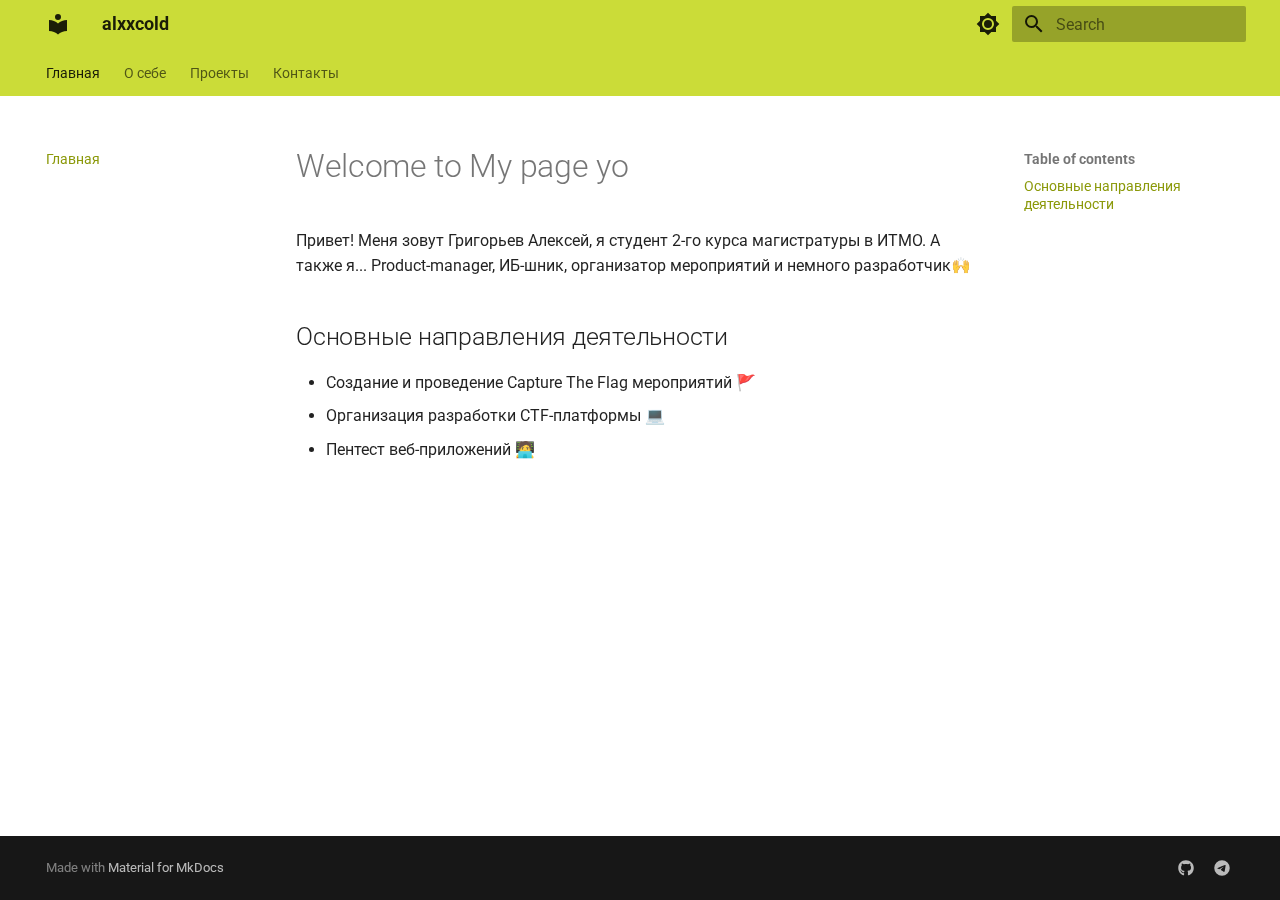
<file: coursework/site/index.html>
<!doctype html>
<html lang="en" class="no-js">
  <head>
    
      <meta charset="utf-8">
      <meta name="viewport" content="width=device-width,initial-scale=1">
      
        <meta name="description" content="Немного о себе..)">
      
      
        <meta name="author" content="Григорьев Алексей Павлович">
      
      
      
      
        <link rel="next" href="about/">
      
      
      <link rel="icon" href="assets/images/favicon.png">
      <meta name="generator" content="mkdocs-1.6.1, mkdocs-material-9.6.22">
    
    
      
        <title>alxxcold</title>
      
    
    
      <link rel="stylesheet" href="assets/stylesheets/main.84d31ad4.min.css">
      
        
        <link rel="stylesheet" href="assets/stylesheets/palette.06af60db.min.css">
      
      


    
    
      
    
    
      
        
        
        <link rel="preconnect" href="https://fonts.gstatic.com" crossorigin>
        <link rel="stylesheet" href="https://fonts.googleapis.com/css?family=Roboto:300,300i,400,400i,700,700i%7CRoboto+Mono:400,400i,700,700i&display=fallback">
        <style>:root{--md-text-font:"Roboto";--md-code-font:"Roboto Mono"}</style>
      
    
    
    <script>__md_scope=new URL(".",location),__md_hash=e=>[...e].reduce(((e,_)=>(e<<5)-e+_.charCodeAt(0)),0),__md_get=(e,_=localStorage,t=__md_scope)=>JSON.parse(_.getItem(t.pathname+"."+e)),__md_set=(e,_,t=localStorage,a=__md_scope)=>{try{t.setItem(a.pathname+"."+e,JSON.stringify(_))}catch(e){}}</script>
    
      

    
    
    
  </head>
  
  
    
    
      
    
    
    
    
    <body dir="ltr" data-md-color-scheme="default" data-md-color-primary="lime" data-md-color-accent="lime">
  
    
    <input class="md-toggle" data-md-toggle="drawer" type="checkbox" id="__drawer" autocomplete="off">
    <input class="md-toggle" data-md-toggle="search" type="checkbox" id="__search" autocomplete="off">
    <label class="md-overlay" for="__drawer"></label>
    <div data-md-component="skip">
      
        
        <a href="#welcome-to-my-page-yo" class="md-skip">
          Skip to content
        </a>
      
    </div>
    <div data-md-component="announce">
      
    </div>
    
    
      

<header class="md-header" data-md-component="header">
  <nav class="md-header__inner md-grid" aria-label="Header">
    <a href="." title="alxxcold" class="md-header__button md-logo" aria-label="alxxcold" data-md-component="logo">
      
  
  <svg xmlns="http://www.w3.org/2000/svg" viewBox="0 0 24 24"><path d="M12 8a3 3 0 0 0 3-3 3 3 0 0 0-3-3 3 3 0 0 0-3 3 3 3 0 0 0 3 3m0 3.54C9.64 9.35 6.5 8 3 8v11c3.5 0 6.64 1.35 9 3.54 2.36-2.19 5.5-3.54 9-3.54V8c-3.5 0-6.64 1.35-9 3.54"/></svg>

    </a>
    <label class="md-header__button md-icon" for="__drawer">
      
      <svg xmlns="http://www.w3.org/2000/svg" viewBox="0 0 24 24"><path d="M3 6h18v2H3zm0 5h18v2H3zm0 5h18v2H3z"/></svg>
    </label>
    <div class="md-header__title" data-md-component="header-title">
      <div class="md-header__ellipsis">
        <div class="md-header__topic">
          <span class="md-ellipsis">
            alxxcold
          </span>
        </div>
        <div class="md-header__topic" data-md-component="header-topic">
          <span class="md-ellipsis">
            
              Главная
            
          </span>
        </div>
      </div>
    </div>
    
      
        <form class="md-header__option" data-md-component="palette">
  
    
    
    
    <input class="md-option" data-md-color-media="" data-md-color-scheme="default" data-md-color-primary="lime" data-md-color-accent="lime"  aria-label="Switch to dark mode"  type="radio" name="__palette" id="__palette_0">
    
      <label class="md-header__button md-icon" title="Switch to dark mode" for="__palette_1" hidden>
        <svg xmlns="http://www.w3.org/2000/svg" viewBox="0 0 24 24"><path d="M12 8a4 4 0 0 0-4 4 4 4 0 0 0 4 4 4 4 0 0 0 4-4 4 4 0 0 0-4-4m0 10a6 6 0 0 1-6-6 6 6 0 0 1 6-6 6 6 0 0 1 6 6 6 6 0 0 1-6 6m8-9.31V4h-4.69L12 .69 8.69 4H4v4.69L.69 12 4 15.31V20h4.69L12 23.31 15.31 20H20v-4.69L23.31 12z"/></svg>
      </label>
    
  
    
    
    
    <input class="md-option" data-md-color-media="" data-md-color-scheme="slate" data-md-color-primary="lime" data-md-color-accent="lime"  aria-label="Switch to light mode"  type="radio" name="__palette" id="__palette_1">
    
      <label class="md-header__button md-icon" title="Switch to light mode" for="__palette_0" hidden>
        <svg xmlns="http://www.w3.org/2000/svg" viewBox="0 0 24 24"><path d="M12 18c-.89 0-1.74-.2-2.5-.55C11.56 16.5 13 14.42 13 12s-1.44-4.5-3.5-5.45C10.26 6.2 11.11 6 12 6a6 6 0 0 1 6 6 6 6 0 0 1-6 6m8-9.31V4h-4.69L12 .69 8.69 4H4v4.69L.69 12 4 15.31V20h4.69L12 23.31 15.31 20H20v-4.69L23.31 12z"/></svg>
      </label>
    
  
</form>
      
    
    
      <script>var palette=__md_get("__palette");if(palette&&palette.color){if("(prefers-color-scheme)"===palette.color.media){var media=matchMedia("(prefers-color-scheme: light)"),input=document.querySelector(media.matches?"[data-md-color-media='(prefers-color-scheme: light)']":"[data-md-color-media='(prefers-color-scheme: dark)']");palette.color.media=input.getAttribute("data-md-color-media"),palette.color.scheme=input.getAttribute("data-md-color-scheme"),palette.color.primary=input.getAttribute("data-md-color-primary"),palette.color.accent=input.getAttribute("data-md-color-accent")}for(var[key,value]of Object.entries(palette.color))document.body.setAttribute("data-md-color-"+key,value)}</script>
    
    
    
      
      
        <label class="md-header__button md-icon" for="__search">
          
          <svg xmlns="http://www.w3.org/2000/svg" viewBox="0 0 24 24"><path d="M9.5 3A6.5 6.5 0 0 1 16 9.5c0 1.61-.59 3.09-1.56 4.23l.27.27h.79l5 5-1.5 1.5-5-5v-.79l-.27-.27A6.52 6.52 0 0 1 9.5 16 6.5 6.5 0 0 1 3 9.5 6.5 6.5 0 0 1 9.5 3m0 2C7 5 5 7 5 9.5S7 14 9.5 14 14 12 14 9.5 12 5 9.5 5"/></svg>
        </label>
        <div class="md-search" data-md-component="search" role="dialog">
  <label class="md-search__overlay" for="__search"></label>
  <div class="md-search__inner" role="search">
    <form class="md-search__form" name="search">
      <input type="text" class="md-search__input" name="query" aria-label="Search" placeholder="Search" autocapitalize="off" autocorrect="off" autocomplete="off" spellcheck="false" data-md-component="search-query" required>
      <label class="md-search__icon md-icon" for="__search">
        
        <svg xmlns="http://www.w3.org/2000/svg" viewBox="0 0 24 24"><path d="M9.5 3A6.5 6.5 0 0 1 16 9.5c0 1.61-.59 3.09-1.56 4.23l.27.27h.79l5 5-1.5 1.5-5-5v-.79l-.27-.27A6.52 6.52 0 0 1 9.5 16 6.5 6.5 0 0 1 3 9.5 6.5 6.5 0 0 1 9.5 3m0 2C7 5 5 7 5 9.5S7 14 9.5 14 14 12 14 9.5 12 5 9.5 5"/></svg>
        
        <svg xmlns="http://www.w3.org/2000/svg" viewBox="0 0 24 24"><path d="M20 11v2H8l5.5 5.5-1.42 1.42L4.16 12l7.92-7.92L13.5 5.5 8 11z"/></svg>
      </label>
      <nav class="md-search__options" aria-label="Search">
        
          <a href="javascript:void(0)" class="md-search__icon md-icon" title="Share" aria-label="Share" data-clipboard data-clipboard-text="" data-md-component="search-share" tabindex="-1">
            
            <svg xmlns="http://www.w3.org/2000/svg" viewBox="0 0 24 24"><path d="M18 16.08c-.76 0-1.44.3-1.96.77L8.91 12.7c.05-.23.09-.46.09-.7s-.04-.47-.09-.7l7.05-4.11c.54.5 1.25.81 2.04.81a3 3 0 0 0 3-3 3 3 0 0 0-3-3 3 3 0 0 0-3 3c0 .24.04.47.09.7L8.04 9.81C7.5 9.31 6.79 9 6 9a3 3 0 0 0-3 3 3 3 0 0 0 3 3c.79 0 1.5-.31 2.04-.81l7.12 4.15c-.05.21-.08.43-.08.66 0 1.61 1.31 2.91 2.92 2.91s2.92-1.3 2.92-2.91A2.92 2.92 0 0 0 18 16.08"/></svg>
          </a>
        
        <button type="reset" class="md-search__icon md-icon" title="Clear" aria-label="Clear" tabindex="-1">
          
          <svg xmlns="http://www.w3.org/2000/svg" viewBox="0 0 24 24"><path d="M19 6.41 17.59 5 12 10.59 6.41 5 5 6.41 10.59 12 5 17.59 6.41 19 12 13.41 17.59 19 19 17.59 13.41 12z"/></svg>
        </button>
      </nav>
      
    </form>
    <div class="md-search__output">
      <div class="md-search__scrollwrap" tabindex="0" data-md-scrollfix>
        <div class="md-search-result" data-md-component="search-result">
          <div class="md-search-result__meta">
            Initializing search
          </div>
          <ol class="md-search-result__list" role="presentation"></ol>
        </div>
      </div>
    </div>
  </div>
</div>
      
    
    
  </nav>
  
</header>
    
    <div class="md-container" data-md-component="container">
      
      
        
          
            
<nav class="md-tabs" aria-label="Tabs" data-md-component="tabs">
  <div class="md-grid">
    <ul class="md-tabs__list">
      
        
  
  
  
    
  
  
    <li class="md-tabs__item md-tabs__item--active">
      <a href="." class="md-tabs__link">
        
  
  
    
  
  Главная

      </a>
    </li>
  

      
        
  
  
  
  
    <li class="md-tabs__item">
      <a href="about/" class="md-tabs__link">
        
  
  
    
  
  О себе

      </a>
    </li>
  

      
        
  
  
  
  
    <li class="md-tabs__item">
      <a href="projects/" class="md-tabs__link">
        
  
  
    
  
  Проекты

      </a>
    </li>
  

      
        
  
  
  
  
    <li class="md-tabs__item">
      <a href="contacts/" class="md-tabs__link">
        
  
  
    
  
  Контакты

      </a>
    </li>
  

      
    </ul>
  </div>
</nav>
          
        
      
      <main class="md-main" data-md-component="main">
        <div class="md-main__inner md-grid">
          
            
              
              <div class="md-sidebar md-sidebar--primary" data-md-component="sidebar" data-md-type="navigation" >
                <div class="md-sidebar__scrollwrap">
                  <div class="md-sidebar__inner">
                    


  


<nav class="md-nav md-nav--primary md-nav--lifted" aria-label="Navigation" data-md-level="0">
  <label class="md-nav__title" for="__drawer">
    <a href="." title="alxxcold" class="md-nav__button md-logo" aria-label="alxxcold" data-md-component="logo">
      
  
  <svg xmlns="http://www.w3.org/2000/svg" viewBox="0 0 24 24"><path d="M12 8a3 3 0 0 0 3-3 3 3 0 0 0-3-3 3 3 0 0 0-3 3 3 3 0 0 0 3 3m0 3.54C9.64 9.35 6.5 8 3 8v11c3.5 0 6.64 1.35 9 3.54 2.36-2.19 5.5-3.54 9-3.54V8c-3.5 0-6.64 1.35-9 3.54"/></svg>

    </a>
    alxxcold
  </label>
  
  <ul class="md-nav__list" data-md-scrollfix>
    
      
      
  
  
    
  
  
  
    <li class="md-nav__item md-nav__item--active">
      
      <input class="md-nav__toggle md-toggle" type="checkbox" id="__toc">
      
      
        
      
      
        <label class="md-nav__link md-nav__link--active" for="__toc">
          
  
  
  <span class="md-ellipsis">
    Главная
    
  </span>
  

          <span class="md-nav__icon md-icon"></span>
        </label>
      
      <a href="." class="md-nav__link md-nav__link--active">
        
  
  
  <span class="md-ellipsis">
    Главная
    
  </span>
  

      </a>
      
        

<nav class="md-nav md-nav--secondary" aria-label="Table of contents">
  
  
  
    
  
  
    <label class="md-nav__title" for="__toc">
      <span class="md-nav__icon md-icon"></span>
      Table of contents
    </label>
    <ul class="md-nav__list" data-md-component="toc" data-md-scrollfix>
      
        <li class="md-nav__item">
  <a href="#_1" class="md-nav__link">
    <span class="md-ellipsis">
      Основные направления деятельности
    </span>
  </a>
  
</li>
      
    </ul>
  
</nav>
      
    </li>
  

    
      
      
  
  
  
  
    <li class="md-nav__item">
      <a href="about/" class="md-nav__link">
        
  
  
  <span class="md-ellipsis">
    О себе
    
  </span>
  

      </a>
    </li>
  

    
      
      
  
  
  
  
    <li class="md-nav__item">
      <a href="projects/" class="md-nav__link">
        
  
  
  <span class="md-ellipsis">
    Проекты
    
  </span>
  

      </a>
    </li>
  

    
      
      
  
  
  
  
    <li class="md-nav__item">
      <a href="contacts/" class="md-nav__link">
        
  
  
  <span class="md-ellipsis">
    Контакты
    
  </span>
  

      </a>
    </li>
  

    
  </ul>
</nav>
                  </div>
                </div>
              </div>
            
            
              
              <div class="md-sidebar md-sidebar--secondary" data-md-component="sidebar" data-md-type="toc" >
                <div class="md-sidebar__scrollwrap">
                  <div class="md-sidebar__inner">
                    

<nav class="md-nav md-nav--secondary" aria-label="Table of contents">
  
  
  
    
  
  
    <label class="md-nav__title" for="__toc">
      <span class="md-nav__icon md-icon"></span>
      Table of contents
    </label>
    <ul class="md-nav__list" data-md-component="toc" data-md-scrollfix>
      
        <li class="md-nav__item">
  <a href="#_1" class="md-nav__link">
    <span class="md-ellipsis">
      Основные направления деятельности
    </span>
  </a>
  
</li>
      
    </ul>
  
</nav>
                  </div>
                </div>
              </div>
            
          
          
            <div class="md-content" data-md-component="content">
              <article class="md-content__inner md-typeset">
                
                  



<h1 id="welcome-to-my-page-yo">Welcome to My page yo</h1>
<p>Привет! Меня зовут Григорьев Алексей, я студент 2-го курса магистратуры в ИТМО.
А также я... Product-manager, ИБ-шник, организатор мероприятий и немного разработчик🙌</p>
<h2 id="_1">Основные направления деятельности</h2>
<ul>
<li>Создание и проведение Capture The Flag мероприятий 🚩</li>
<li>Организация разработки CTF-платформы 💻</li>
<li>Пентест веб-приложений 🧑‍💻</li>
</ul>












                
              </article>
            </div>
          
          
<script>var target=document.getElementById(location.hash.slice(1));target&&target.name&&(target.checked=target.name.startsWith("__tabbed_"))</script>
        </div>
        
          <button type="button" class="md-top md-icon" data-md-component="top" hidden>
  
  <svg xmlns="http://www.w3.org/2000/svg" viewBox="0 0 24 24"><path d="M13 20h-2V8l-5.5 5.5-1.42-1.42L12 4.16l7.92 7.92-1.42 1.42L13 8z"/></svg>
  Back to top
</button>
        
      </main>
      
        <footer class="md-footer">
  
  <div class="md-footer-meta md-typeset">
    <div class="md-footer-meta__inner md-grid">
      <div class="md-copyright">
  
  
    Made with
    <a href="https://squidfunk.github.io/mkdocs-material/" target="_blank" rel="noopener">
      Material for MkDocs
    </a>
  
</div>
      
        
<div class="md-social">
  
    
    
    
    
      
      
    
    <a href="https://github.com/alxxcold" target="_blank" rel="noopener" title="github.com" class="md-social__link">
      <svg xmlns="http://www.w3.org/2000/svg" viewBox="0 0 512 512"><!--! Font Awesome Free 7.1.0 by @fontawesome - https://fontawesome.com License - https://fontawesome.com/license/free (Icons: CC BY 4.0, Fonts: SIL OFL 1.1, Code: MIT License) Copyright 2025 Fonticons, Inc.--><path d="M173.9 397.4c0 2-2.3 3.6-5.2 3.6-3.3.3-5.6-1.3-5.6-3.6 0-2 2.3-3.6 5.2-3.6 3-.3 5.6 1.3 5.6 3.6m-31.1-4.5c-.7 2 1.3 4.3 4.3 4.9 2.6 1 5.6 0 6.2-2s-1.3-4.3-4.3-5.2c-2.6-.7-5.5.3-6.2 2.3m44.2-1.7c-2.9.7-4.9 2.6-4.6 4.9.3 2 2.9 3.3 5.9 2.6 2.9-.7 4.9-2.6 4.6-4.6-.3-1.9-3-3.2-5.9-2.9M252.8 8C114.1 8 8 113.3 8 252c0 110.9 69.8 205.8 169.5 239.2 12.8 2.3 17.3-5.6 17.3-12.1 0-6.2-.3-40.4-.3-61.4 0 0-70 15-84.7-29.8 0 0-11.4-29.1-27.8-36.6 0 0-22.9-15.7 1.6-15.4 0 0 24.9 2 38.6 25.8 21.9 38.6 58.6 27.5 72.9 20.9 2.3-16 8.8-27.1 16-33.7-55.9-6.2-112.3-14.3-112.3-110.5 0-27.5 7.6-41.3 23.6-58.9-2.6-6.5-11.1-33.3 2.6-67.9 20.9-6.5 69 27 69 27 20-5.6 41.5-8.5 62.8-8.5s42.8 2.9 62.8 8.5c0 0 48.1-33.6 69-27 13.7 34.7 5.2 61.4 2.6 67.9 16 17.7 25.8 31.5 25.8 58.9 0 96.5-58.9 104.2-114.8 110.5 9.2 7.9 17 22.9 17 46.4 0 33.7-.3 75.4-.3 83.6 0 6.5 4.6 14.4 17.3 12.1C436.2 457.8 504 362.9 504 252 504 113.3 391.5 8 252.8 8M105.2 352.9c-1.3 1-1 3.3.7 5.2 1.6 1.6 3.9 2.3 5.2 1 1.3-1 1-3.3-.7-5.2-1.6-1.6-3.9-2.3-5.2-1m-10.8-8.1c-.7 1.3.3 2.9 2.3 3.9 1.6 1 3.6.7 4.3-.7.7-1.3-.3-2.9-2.3-3.9-2-.6-3.6-.3-4.3.7m32.4 35.6c-1.6 1.3-1 4.3 1.3 6.2 2.3 2.3 5.2 2.6 6.5 1 1.3-1.3.7-4.3-1.3-6.2-2.2-2.3-5.2-2.6-6.5-1m-11.4-14.7c-1.6 1-1.6 3.6 0 5.9s4.3 3.3 5.6 2.3c1.6-1.3 1.6-3.9 0-6.2-1.4-2.3-4-3.3-5.6-2"/></svg>
    </a>
  
    
    
    
    
      
      
    
    <a href="https://t.me/alxxcold" target="_blank" rel="noopener" title="t.me" class="md-social__link">
      <svg xmlns="http://www.w3.org/2000/svg" viewBox="0 0 512 512"><!--! Font Awesome Free 7.1.0 by @fontawesome - https://fontawesome.com License - https://fontawesome.com/license/free (Icons: CC BY 4.0, Fonts: SIL OFL 1.1, Code: MIT License) Copyright 2025 Fonticons, Inc.--><path d="M256 8a248 248 0 1 0 0 496 248 248 0 1 0 0-496m115 168.7c-3.7 39.2-19.9 134.4-28.1 178.3-3.5 18.6-10.3 24.8-16.9 25.4-14.4 1.3-25.3-9.5-39.3-18.7-21.8-14.3-34.2-23.2-55.3-37.2-24.5-16.1-8.6-25 5.3-39.5 3.7-3.8 67.1-61.5 68.3-66.7.2-.7.3-3.1-1.2-4.4s-3.6-.8-5.1-.5c-2.2.5-37.1 23.5-104.6 69.1-9.9 6.8-18.9 10.1-26.9 9.9-8.9-.2-25.9-5-38.6-9.1-15.5-5-27.9-7.7-26.8-16.3.6-4.5 6.7-9 18.4-13.7 72.3-31.5 120.5-52.3 144.6-62.3 68.9-28.6 83.2-33.6 92.5-33.8 2.1 0 6.6.5 9.6 2.9 2 1.7 3.2 4.1 3.5 6.7.5 3.2.6 6.5.4 9.8z"/></svg>
    </a>
  
</div>
      
    </div>
  </div>
</footer>
      
    </div>
    <div class="md-dialog" data-md-component="dialog">
      <div class="md-dialog__inner md-typeset"></div>
    </div>
    
    
    
      
      <script id="__config" type="application/json">{"base": ".", "features": ["navigation.tabs", "navigation.sections", "navigation.top", "search.highlight", "search.share"], "search": "assets/javascripts/workers/search.973d3a69.min.js", "tags": null, "translations": {"clipboard.copied": "Copied to clipboard", "clipboard.copy": "Copy to clipboard", "search.result.more.one": "1 more on this page", "search.result.more.other": "# more on this page", "search.result.none": "No matching documents", "search.result.one": "1 matching document", "search.result.other": "# matching documents", "search.result.placeholder": "Type to start searching", "search.result.term.missing": "Missing", "select.version": "Select version"}, "version": null}</script>
    
    
      <script src="assets/javascripts/bundle.f55a23d4.min.js"></script>
      
    
  </body>
</html>
</file>
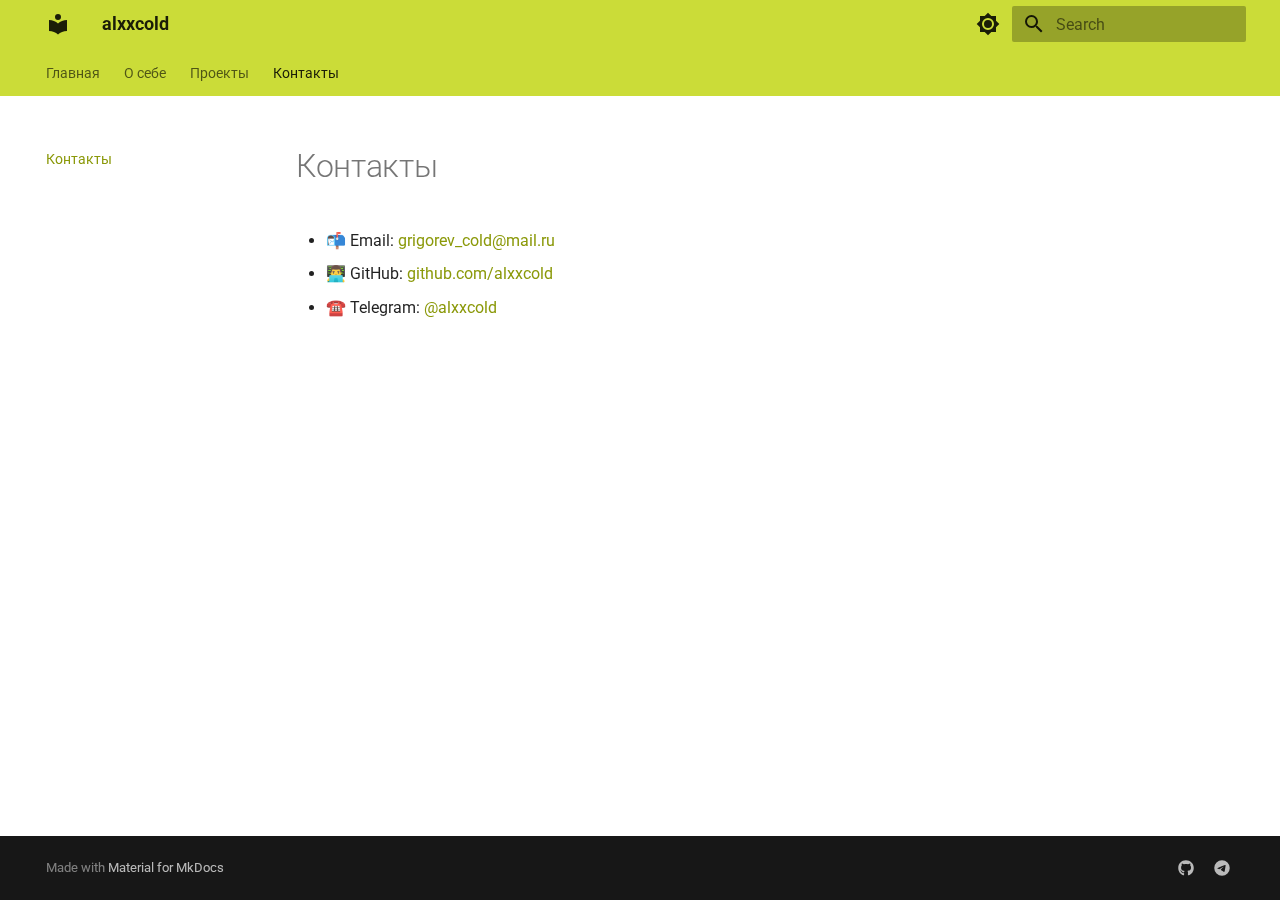
<file: coursework/site/contacts/index.html>
<!doctype html>
<html lang="en" class="no-js">
  <head>
    
      <meta charset="utf-8">
      <meta name="viewport" content="width=device-width,initial-scale=1">
      
        <meta name="description" content="Немного о себе..)">
      
      
        <meta name="author" content="Григорьев Алексей Павлович">
      
      
      
        <link rel="prev" href="../projects/">
      
      
      
      <link rel="icon" href="../assets/images/favicon.png">
      <meta name="generator" content="mkdocs-1.6.1, mkdocs-material-9.6.22">
    
    
      
        <title>Контакты - alxxcold</title>
      
    
    
      <link rel="stylesheet" href="../assets/stylesheets/main.84d31ad4.min.css">
      
        
        <link rel="stylesheet" href="../assets/stylesheets/palette.06af60db.min.css">
      
      


    
    
      
    
    
      
        
        
        <link rel="preconnect" href="https://fonts.gstatic.com" crossorigin>
        <link rel="stylesheet" href="https://fonts.googleapis.com/css?family=Roboto:300,300i,400,400i,700,700i%7CRoboto+Mono:400,400i,700,700i&display=fallback">
        <style>:root{--md-text-font:"Roboto";--md-code-font:"Roboto Mono"}</style>
      
    
    
    <script>__md_scope=new URL("..",location),__md_hash=e=>[...e].reduce(((e,_)=>(e<<5)-e+_.charCodeAt(0)),0),__md_get=(e,_=localStorage,t=__md_scope)=>JSON.parse(_.getItem(t.pathname+"."+e)),__md_set=(e,_,t=localStorage,a=__md_scope)=>{try{t.setItem(a.pathname+"."+e,JSON.stringify(_))}catch(e){}}</script>
    
      

    
    
    
  </head>
  
  
    
    
      
    
    
    
    
    <body dir="ltr" data-md-color-scheme="default" data-md-color-primary="lime" data-md-color-accent="lime">
  
    
    <input class="md-toggle" data-md-toggle="drawer" type="checkbox" id="__drawer" autocomplete="off">
    <input class="md-toggle" data-md-toggle="search" type="checkbox" id="__search" autocomplete="off">
    <label class="md-overlay" for="__drawer"></label>
    <div data-md-component="skip">
      
        
        <a href="#_1" class="md-skip">
          Skip to content
        </a>
      
    </div>
    <div data-md-component="announce">
      
    </div>
    
    
      

<header class="md-header" data-md-component="header">
  <nav class="md-header__inner md-grid" aria-label="Header">
    <a href=".." title="alxxcold" class="md-header__button md-logo" aria-label="alxxcold" data-md-component="logo">
      
  
  <svg xmlns="http://www.w3.org/2000/svg" viewBox="0 0 24 24"><path d="M12 8a3 3 0 0 0 3-3 3 3 0 0 0-3-3 3 3 0 0 0-3 3 3 3 0 0 0 3 3m0 3.54C9.64 9.35 6.5 8 3 8v11c3.5 0 6.64 1.35 9 3.54 2.36-2.19 5.5-3.54 9-3.54V8c-3.5 0-6.64 1.35-9 3.54"/></svg>

    </a>
    <label class="md-header__button md-icon" for="__drawer">
      
      <svg xmlns="http://www.w3.org/2000/svg" viewBox="0 0 24 24"><path d="M3 6h18v2H3zm0 5h18v2H3zm0 5h18v2H3z"/></svg>
    </label>
    <div class="md-header__title" data-md-component="header-title">
      <div class="md-header__ellipsis">
        <div class="md-header__topic">
          <span class="md-ellipsis">
            alxxcold
          </span>
        </div>
        <div class="md-header__topic" data-md-component="header-topic">
          <span class="md-ellipsis">
            
              Контакты
            
          </span>
        </div>
      </div>
    </div>
    
      
        <form class="md-header__option" data-md-component="palette">
  
    
    
    
    <input class="md-option" data-md-color-media="" data-md-color-scheme="default" data-md-color-primary="lime" data-md-color-accent="lime"  aria-label="Switch to dark mode"  type="radio" name="__palette" id="__palette_0">
    
      <label class="md-header__button md-icon" title="Switch to dark mode" for="__palette_1" hidden>
        <svg xmlns="http://www.w3.org/2000/svg" viewBox="0 0 24 24"><path d="M12 8a4 4 0 0 0-4 4 4 4 0 0 0 4 4 4 4 0 0 0 4-4 4 4 0 0 0-4-4m0 10a6 6 0 0 1-6-6 6 6 0 0 1 6-6 6 6 0 0 1 6 6 6 6 0 0 1-6 6m8-9.31V4h-4.69L12 .69 8.69 4H4v4.69L.69 12 4 15.31V20h4.69L12 23.31 15.31 20H20v-4.69L23.31 12z"/></svg>
      </label>
    
  
    
    
    
    <input class="md-option" data-md-color-media="" data-md-color-scheme="slate" data-md-color-primary="lime" data-md-color-accent="lime"  aria-label="Switch to light mode"  type="radio" name="__palette" id="__palette_1">
    
      <label class="md-header__button md-icon" title="Switch to light mode" for="__palette_0" hidden>
        <svg xmlns="http://www.w3.org/2000/svg" viewBox="0 0 24 24"><path d="M12 18c-.89 0-1.74-.2-2.5-.55C11.56 16.5 13 14.42 13 12s-1.44-4.5-3.5-5.45C10.26 6.2 11.11 6 12 6a6 6 0 0 1 6 6 6 6 0 0 1-6 6m8-9.31V4h-4.69L12 .69 8.69 4H4v4.69L.69 12 4 15.31V20h4.69L12 23.31 15.31 20H20v-4.69L23.31 12z"/></svg>
      </label>
    
  
</form>
      
    
    
      <script>var palette=__md_get("__palette");if(palette&&palette.color){if("(prefers-color-scheme)"===palette.color.media){var media=matchMedia("(prefers-color-scheme: light)"),input=document.querySelector(media.matches?"[data-md-color-media='(prefers-color-scheme: light)']":"[data-md-color-media='(prefers-color-scheme: dark)']");palette.color.media=input.getAttribute("data-md-color-media"),palette.color.scheme=input.getAttribute("data-md-color-scheme"),palette.color.primary=input.getAttribute("data-md-color-primary"),palette.color.accent=input.getAttribute("data-md-color-accent")}for(var[key,value]of Object.entries(palette.color))document.body.setAttribute("data-md-color-"+key,value)}</script>
    
    
    
      
      
        <label class="md-header__button md-icon" for="__search">
          
          <svg xmlns="http://www.w3.org/2000/svg" viewBox="0 0 24 24"><path d="M9.5 3A6.5 6.5 0 0 1 16 9.5c0 1.61-.59 3.09-1.56 4.23l.27.27h.79l5 5-1.5 1.5-5-5v-.79l-.27-.27A6.52 6.52 0 0 1 9.5 16 6.5 6.5 0 0 1 3 9.5 6.5 6.5 0 0 1 9.5 3m0 2C7 5 5 7 5 9.5S7 14 9.5 14 14 12 14 9.5 12 5 9.5 5"/></svg>
        </label>
        <div class="md-search" data-md-component="search" role="dialog">
  <label class="md-search__overlay" for="__search"></label>
  <div class="md-search__inner" role="search">
    <form class="md-search__form" name="search">
      <input type="text" class="md-search__input" name="query" aria-label="Search" placeholder="Search" autocapitalize="off" autocorrect="off" autocomplete="off" spellcheck="false" data-md-component="search-query" required>
      <label class="md-search__icon md-icon" for="__search">
        
        <svg xmlns="http://www.w3.org/2000/svg" viewBox="0 0 24 24"><path d="M9.5 3A6.5 6.5 0 0 1 16 9.5c0 1.61-.59 3.09-1.56 4.23l.27.27h.79l5 5-1.5 1.5-5-5v-.79l-.27-.27A6.52 6.52 0 0 1 9.5 16 6.5 6.5 0 0 1 3 9.5 6.5 6.5 0 0 1 9.5 3m0 2C7 5 5 7 5 9.5S7 14 9.5 14 14 12 14 9.5 12 5 9.5 5"/></svg>
        
        <svg xmlns="http://www.w3.org/2000/svg" viewBox="0 0 24 24"><path d="M20 11v2H8l5.5 5.5-1.42 1.42L4.16 12l7.92-7.92L13.5 5.5 8 11z"/></svg>
      </label>
      <nav class="md-search__options" aria-label="Search">
        
          <a href="javascript:void(0)" class="md-search__icon md-icon" title="Share" aria-label="Share" data-clipboard data-clipboard-text="" data-md-component="search-share" tabindex="-1">
            
            <svg xmlns="http://www.w3.org/2000/svg" viewBox="0 0 24 24"><path d="M18 16.08c-.76 0-1.44.3-1.96.77L8.91 12.7c.05-.23.09-.46.09-.7s-.04-.47-.09-.7l7.05-4.11c.54.5 1.25.81 2.04.81a3 3 0 0 0 3-3 3 3 0 0 0-3-3 3 3 0 0 0-3 3c0 .24.04.47.09.7L8.04 9.81C7.5 9.31 6.79 9 6 9a3 3 0 0 0-3 3 3 3 0 0 0 3 3c.79 0 1.5-.31 2.04-.81l7.12 4.15c-.05.21-.08.43-.08.66 0 1.61 1.31 2.91 2.92 2.91s2.92-1.3 2.92-2.91A2.92 2.92 0 0 0 18 16.08"/></svg>
          </a>
        
        <button type="reset" class="md-search__icon md-icon" title="Clear" aria-label="Clear" tabindex="-1">
          
          <svg xmlns="http://www.w3.org/2000/svg" viewBox="0 0 24 24"><path d="M19 6.41 17.59 5 12 10.59 6.41 5 5 6.41 10.59 12 5 17.59 6.41 19 12 13.41 17.59 19 19 17.59 13.41 12z"/></svg>
        </button>
      </nav>
      
    </form>
    <div class="md-search__output">
      <div class="md-search__scrollwrap" tabindex="0" data-md-scrollfix>
        <div class="md-search-result" data-md-component="search-result">
          <div class="md-search-result__meta">
            Initializing search
          </div>
          <ol class="md-search-result__list" role="presentation"></ol>
        </div>
      </div>
    </div>
  </div>
</div>
      
    
    
  </nav>
  
</header>
    
    <div class="md-container" data-md-component="container">
      
      
        
          
            
<nav class="md-tabs" aria-label="Tabs" data-md-component="tabs">
  <div class="md-grid">
    <ul class="md-tabs__list">
      
        
  
  
  
  
    <li class="md-tabs__item">
      <a href=".." class="md-tabs__link">
        
  
  
    
  
  Главная

      </a>
    </li>
  

      
        
  
  
  
  
    <li class="md-tabs__item">
      <a href="../about/" class="md-tabs__link">
        
  
  
    
  
  О себе

      </a>
    </li>
  

      
        
  
  
  
  
    <li class="md-tabs__item">
      <a href="../projects/" class="md-tabs__link">
        
  
  
    
  
  Проекты

      </a>
    </li>
  

      
        
  
  
  
    
  
  
    <li class="md-tabs__item md-tabs__item--active">
      <a href="./" class="md-tabs__link">
        
  
  
    
  
  Контакты

      </a>
    </li>
  

      
    </ul>
  </div>
</nav>
          
        
      
      <main class="md-main" data-md-component="main">
        <div class="md-main__inner md-grid">
          
            
              
              <div class="md-sidebar md-sidebar--primary" data-md-component="sidebar" data-md-type="navigation" >
                <div class="md-sidebar__scrollwrap">
                  <div class="md-sidebar__inner">
                    


  


<nav class="md-nav md-nav--primary md-nav--lifted" aria-label="Navigation" data-md-level="0">
  <label class="md-nav__title" for="__drawer">
    <a href=".." title="alxxcold" class="md-nav__button md-logo" aria-label="alxxcold" data-md-component="logo">
      
  
  <svg xmlns="http://www.w3.org/2000/svg" viewBox="0 0 24 24"><path d="M12 8a3 3 0 0 0 3-3 3 3 0 0 0-3-3 3 3 0 0 0-3 3 3 3 0 0 0 3 3m0 3.54C9.64 9.35 6.5 8 3 8v11c3.5 0 6.64 1.35 9 3.54 2.36-2.19 5.5-3.54 9-3.54V8c-3.5 0-6.64 1.35-9 3.54"/></svg>

    </a>
    alxxcold
  </label>
  
  <ul class="md-nav__list" data-md-scrollfix>
    
      
      
  
  
  
  
    <li class="md-nav__item">
      <a href=".." class="md-nav__link">
        
  
  
  <span class="md-ellipsis">
    Главная
    
  </span>
  

      </a>
    </li>
  

    
      
      
  
  
  
  
    <li class="md-nav__item">
      <a href="../about/" class="md-nav__link">
        
  
  
  <span class="md-ellipsis">
    О себе
    
  </span>
  

      </a>
    </li>
  

    
      
      
  
  
  
  
    <li class="md-nav__item">
      <a href="../projects/" class="md-nav__link">
        
  
  
  <span class="md-ellipsis">
    Проекты
    
  </span>
  

      </a>
    </li>
  

    
      
      
  
  
    
  
  
  
    <li class="md-nav__item md-nav__item--active">
      
      <input class="md-nav__toggle md-toggle" type="checkbox" id="__toc">
      
      
        
      
      
      <a href="./" class="md-nav__link md-nav__link--active">
        
  
  
  <span class="md-ellipsis">
    Контакты
    
  </span>
  

      </a>
      
    </li>
  

    
  </ul>
</nav>
                  </div>
                </div>
              </div>
            
            
              
              <div class="md-sidebar md-sidebar--secondary" data-md-component="sidebar" data-md-type="toc" >
                <div class="md-sidebar__scrollwrap">
                  <div class="md-sidebar__inner">
                    

<nav class="md-nav md-nav--secondary" aria-label="Table of contents">
  
  
  
    
  
  
</nav>
                  </div>
                </div>
              </div>
            
          
          
            <div class="md-content" data-md-component="content">
              <article class="md-content__inner md-typeset">
                
                  



<h1 id="_1">Контакты</h1>
<ul>
<li>📬 Email: <a href="mailto:grigorev_cold@mail.ru]">grigorev_cold@mail.ru</a></li>
<li>👨‍💻 GitHub: <a href="https://github.com/alxxcold">github.com/alxxcold</a></li>
<li>☎️ Telegram: <a href="https://t.me/alxxcold">@alxxcold</a></li>
</ul>












                
              </article>
            </div>
          
          
<script>var target=document.getElementById(location.hash.slice(1));target&&target.name&&(target.checked=target.name.startsWith("__tabbed_"))</script>
        </div>
        
          <button type="button" class="md-top md-icon" data-md-component="top" hidden>
  
  <svg xmlns="http://www.w3.org/2000/svg" viewBox="0 0 24 24"><path d="M13 20h-2V8l-5.5 5.5-1.42-1.42L12 4.16l7.92 7.92-1.42 1.42L13 8z"/></svg>
  Back to top
</button>
        
      </main>
      
        <footer class="md-footer">
  
  <div class="md-footer-meta md-typeset">
    <div class="md-footer-meta__inner md-grid">
      <div class="md-copyright">
  
  
    Made with
    <a href="https://squidfunk.github.io/mkdocs-material/" target="_blank" rel="noopener">
      Material for MkDocs
    </a>
  
</div>
      
        
<div class="md-social">
  
    
    
    
    
      
      
    
    <a href="https://github.com/alxxcold" target="_blank" rel="noopener" title="github.com" class="md-social__link">
      <svg xmlns="http://www.w3.org/2000/svg" viewBox="0 0 512 512"><!--! Font Awesome Free 7.1.0 by @fontawesome - https://fontawesome.com License - https://fontawesome.com/license/free (Icons: CC BY 4.0, Fonts: SIL OFL 1.1, Code: MIT License) Copyright 2025 Fonticons, Inc.--><path d="M173.9 397.4c0 2-2.3 3.6-5.2 3.6-3.3.3-5.6-1.3-5.6-3.6 0-2 2.3-3.6 5.2-3.6 3-.3 5.6 1.3 5.6 3.6m-31.1-4.5c-.7 2 1.3 4.3 4.3 4.9 2.6 1 5.6 0 6.2-2s-1.3-4.3-4.3-5.2c-2.6-.7-5.5.3-6.2 2.3m44.2-1.7c-2.9.7-4.9 2.6-4.6 4.9.3 2 2.9 3.3 5.9 2.6 2.9-.7 4.9-2.6 4.6-4.6-.3-1.9-3-3.2-5.9-2.9M252.8 8C114.1 8 8 113.3 8 252c0 110.9 69.8 205.8 169.5 239.2 12.8 2.3 17.3-5.6 17.3-12.1 0-6.2-.3-40.4-.3-61.4 0 0-70 15-84.7-29.8 0 0-11.4-29.1-27.8-36.6 0 0-22.9-15.7 1.6-15.4 0 0 24.9 2 38.6 25.8 21.9 38.6 58.6 27.5 72.9 20.9 2.3-16 8.8-27.1 16-33.7-55.9-6.2-112.3-14.3-112.3-110.5 0-27.5 7.6-41.3 23.6-58.9-2.6-6.5-11.1-33.3 2.6-67.9 20.9-6.5 69 27 69 27 20-5.6 41.5-8.5 62.8-8.5s42.8 2.9 62.8 8.5c0 0 48.1-33.6 69-27 13.7 34.7 5.2 61.4 2.6 67.9 16 17.7 25.8 31.5 25.8 58.9 0 96.5-58.9 104.2-114.8 110.5 9.2 7.9 17 22.9 17 46.4 0 33.7-.3 75.4-.3 83.6 0 6.5 4.6 14.4 17.3 12.1C436.2 457.8 504 362.9 504 252 504 113.3 391.5 8 252.8 8M105.2 352.9c-1.3 1-1 3.3.7 5.2 1.6 1.6 3.9 2.3 5.2 1 1.3-1 1-3.3-.7-5.2-1.6-1.6-3.9-2.3-5.2-1m-10.8-8.1c-.7 1.3.3 2.9 2.3 3.9 1.6 1 3.6.7 4.3-.7.7-1.3-.3-2.9-2.3-3.9-2-.6-3.6-.3-4.3.7m32.4 35.6c-1.6 1.3-1 4.3 1.3 6.2 2.3 2.3 5.2 2.6 6.5 1 1.3-1.3.7-4.3-1.3-6.2-2.2-2.3-5.2-2.6-6.5-1m-11.4-14.7c-1.6 1-1.6 3.6 0 5.9s4.3 3.3 5.6 2.3c1.6-1.3 1.6-3.9 0-6.2-1.4-2.3-4-3.3-5.6-2"/></svg>
    </a>
  
    
    
    
    
      
      
    
    <a href="https://t.me/alxxcold" target="_blank" rel="noopener" title="t.me" class="md-social__link">
      <svg xmlns="http://www.w3.org/2000/svg" viewBox="0 0 512 512"><!--! Font Awesome Free 7.1.0 by @fontawesome - https://fontawesome.com License - https://fontawesome.com/license/free (Icons: CC BY 4.0, Fonts: SIL OFL 1.1, Code: MIT License) Copyright 2025 Fonticons, Inc.--><path d="M256 8a248 248 0 1 0 0 496 248 248 0 1 0 0-496m115 168.7c-3.7 39.2-19.9 134.4-28.1 178.3-3.5 18.6-10.3 24.8-16.9 25.4-14.4 1.3-25.3-9.5-39.3-18.7-21.8-14.3-34.2-23.2-55.3-37.2-24.5-16.1-8.6-25 5.3-39.5 3.7-3.8 67.1-61.5 68.3-66.7.2-.7.3-3.1-1.2-4.4s-3.6-.8-5.1-.5c-2.2.5-37.1 23.5-104.6 69.1-9.9 6.8-18.9 10.1-26.9 9.9-8.9-.2-25.9-5-38.6-9.1-15.5-5-27.9-7.7-26.8-16.3.6-4.5 6.7-9 18.4-13.7 72.3-31.5 120.5-52.3 144.6-62.3 68.9-28.6 83.2-33.6 92.5-33.8 2.1 0 6.6.5 9.6 2.9 2 1.7 3.2 4.1 3.5 6.7.5 3.2.6 6.5.4 9.8z"/></svg>
    </a>
  
</div>
      
    </div>
  </div>
</footer>
      
    </div>
    <div class="md-dialog" data-md-component="dialog">
      <div class="md-dialog__inner md-typeset"></div>
    </div>
    
    
    
      
      <script id="__config" type="application/json">{"base": "..", "features": ["navigation.tabs", "navigation.sections", "navigation.top", "search.highlight", "search.share"], "search": "../assets/javascripts/workers/search.973d3a69.min.js", "tags": null, "translations": {"clipboard.copied": "Copied to clipboard", "clipboard.copy": "Copy to clipboard", "search.result.more.one": "1 more on this page", "search.result.more.other": "# more on this page", "search.result.none": "No matching documents", "search.result.one": "1 matching document", "search.result.other": "# matching documents", "search.result.placeholder": "Type to start searching", "search.result.term.missing": "Missing", "select.version": "Select version"}, "version": null}</script>
    
    
      <script src="../assets/javascripts/bundle.f55a23d4.min.js"></script>
      
    
  </body>
</html>
</file>
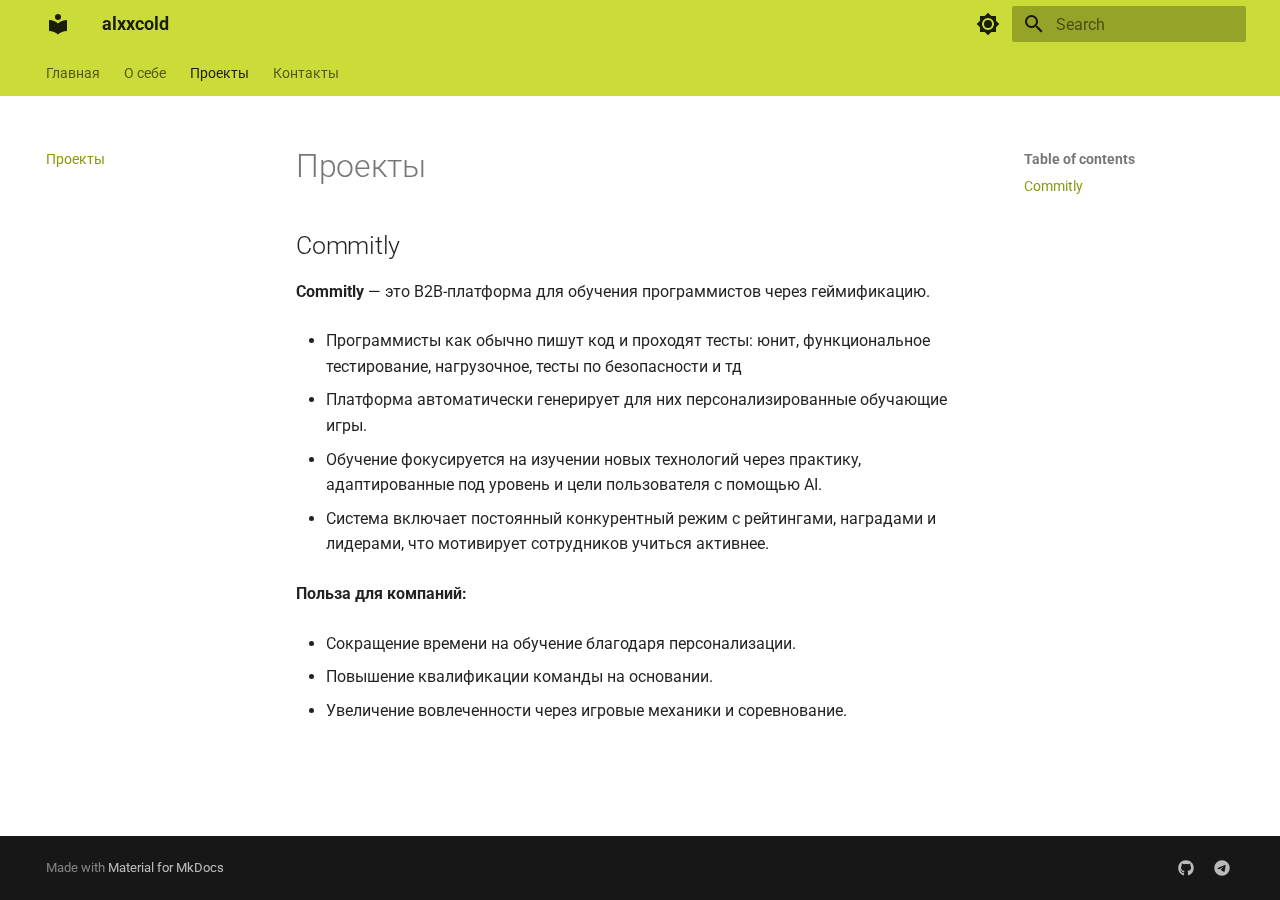
<file: coursework/site/projects/index.html>
<!doctype html>
<html lang="en" class="no-js">
  <head>
    
      <meta charset="utf-8">
      <meta name="viewport" content="width=device-width,initial-scale=1">
      
        <meta name="description" content="Немного о себе..)">
      
      
        <meta name="author" content="Григорьев Алексей Павлович">
      
      
      
        <link rel="prev" href="../about/">
      
      
        <link rel="next" href="../contacts/">
      
      
      <link rel="icon" href="../assets/images/favicon.png">
      <meta name="generator" content="mkdocs-1.6.1, mkdocs-material-9.6.22">
    
    
      
        <title>Проекты - alxxcold</title>
      
    
    
      <link rel="stylesheet" href="../assets/stylesheets/main.84d31ad4.min.css">
      
        
        <link rel="stylesheet" href="../assets/stylesheets/palette.06af60db.min.css">
      
      


    
    
      
    
    
      
        
        
        <link rel="preconnect" href="https://fonts.gstatic.com" crossorigin>
        <link rel="stylesheet" href="https://fonts.googleapis.com/css?family=Roboto:300,300i,400,400i,700,700i%7CRoboto+Mono:400,400i,700,700i&display=fallback">
        <style>:root{--md-text-font:"Roboto";--md-code-font:"Roboto Mono"}</style>
      
    
    
    <script>__md_scope=new URL("..",location),__md_hash=e=>[...e].reduce(((e,_)=>(e<<5)-e+_.charCodeAt(0)),0),__md_get=(e,_=localStorage,t=__md_scope)=>JSON.parse(_.getItem(t.pathname+"."+e)),__md_set=(e,_,t=localStorage,a=__md_scope)=>{try{t.setItem(a.pathname+"."+e,JSON.stringify(_))}catch(e){}}</script>
    
      

    
    
    
  </head>
  
  
    
    
      
    
    
    
    
    <body dir="ltr" data-md-color-scheme="default" data-md-color-primary="lime" data-md-color-accent="lime">
  
    
    <input class="md-toggle" data-md-toggle="drawer" type="checkbox" id="__drawer" autocomplete="off">
    <input class="md-toggle" data-md-toggle="search" type="checkbox" id="__search" autocomplete="off">
    <label class="md-overlay" for="__drawer"></label>
    <div data-md-component="skip">
      
        
        <a href="#_1" class="md-skip">
          Skip to content
        </a>
      
    </div>
    <div data-md-component="announce">
      
    </div>
    
    
      

<header class="md-header" data-md-component="header">
  <nav class="md-header__inner md-grid" aria-label="Header">
    <a href=".." title="alxxcold" class="md-header__button md-logo" aria-label="alxxcold" data-md-component="logo">
      
  
  <svg xmlns="http://www.w3.org/2000/svg" viewBox="0 0 24 24"><path d="M12 8a3 3 0 0 0 3-3 3 3 0 0 0-3-3 3 3 0 0 0-3 3 3 3 0 0 0 3 3m0 3.54C9.64 9.35 6.5 8 3 8v11c3.5 0 6.64 1.35 9 3.54 2.36-2.19 5.5-3.54 9-3.54V8c-3.5 0-6.64 1.35-9 3.54"/></svg>

    </a>
    <label class="md-header__button md-icon" for="__drawer">
      
      <svg xmlns="http://www.w3.org/2000/svg" viewBox="0 0 24 24"><path d="M3 6h18v2H3zm0 5h18v2H3zm0 5h18v2H3z"/></svg>
    </label>
    <div class="md-header__title" data-md-component="header-title">
      <div class="md-header__ellipsis">
        <div class="md-header__topic">
          <span class="md-ellipsis">
            alxxcold
          </span>
        </div>
        <div class="md-header__topic" data-md-component="header-topic">
          <span class="md-ellipsis">
            
              Проекты
            
          </span>
        </div>
      </div>
    </div>
    
      
        <form class="md-header__option" data-md-component="palette">
  
    
    
    
    <input class="md-option" data-md-color-media="" data-md-color-scheme="default" data-md-color-primary="lime" data-md-color-accent="lime"  aria-label="Switch to dark mode"  type="radio" name="__palette" id="__palette_0">
    
      <label class="md-header__button md-icon" title="Switch to dark mode" for="__palette_1" hidden>
        <svg xmlns="http://www.w3.org/2000/svg" viewBox="0 0 24 24"><path d="M12 8a4 4 0 0 0-4 4 4 4 0 0 0 4 4 4 4 0 0 0 4-4 4 4 0 0 0-4-4m0 10a6 6 0 0 1-6-6 6 6 0 0 1 6-6 6 6 0 0 1 6 6 6 6 0 0 1-6 6m8-9.31V4h-4.69L12 .69 8.69 4H4v4.69L.69 12 4 15.31V20h4.69L12 23.31 15.31 20H20v-4.69L23.31 12z"/></svg>
      </label>
    
  
    
    
    
    <input class="md-option" data-md-color-media="" data-md-color-scheme="slate" data-md-color-primary="lime" data-md-color-accent="lime"  aria-label="Switch to light mode"  type="radio" name="__palette" id="__palette_1">
    
      <label class="md-header__button md-icon" title="Switch to light mode" for="__palette_0" hidden>
        <svg xmlns="http://www.w3.org/2000/svg" viewBox="0 0 24 24"><path d="M12 18c-.89 0-1.74-.2-2.5-.55C11.56 16.5 13 14.42 13 12s-1.44-4.5-3.5-5.45C10.26 6.2 11.11 6 12 6a6 6 0 0 1 6 6 6 6 0 0 1-6 6m8-9.31V4h-4.69L12 .69 8.69 4H4v4.69L.69 12 4 15.31V20h4.69L12 23.31 15.31 20H20v-4.69L23.31 12z"/></svg>
      </label>
    
  
</form>
      
    
    
      <script>var palette=__md_get("__palette");if(palette&&palette.color){if("(prefers-color-scheme)"===palette.color.media){var media=matchMedia("(prefers-color-scheme: light)"),input=document.querySelector(media.matches?"[data-md-color-media='(prefers-color-scheme: light)']":"[data-md-color-media='(prefers-color-scheme: dark)']");palette.color.media=input.getAttribute("data-md-color-media"),palette.color.scheme=input.getAttribute("data-md-color-scheme"),palette.color.primary=input.getAttribute("data-md-color-primary"),palette.color.accent=input.getAttribute("data-md-color-accent")}for(var[key,value]of Object.entries(palette.color))document.body.setAttribute("data-md-color-"+key,value)}</script>
    
    
    
      
      
        <label class="md-header__button md-icon" for="__search">
          
          <svg xmlns="http://www.w3.org/2000/svg" viewBox="0 0 24 24"><path d="M9.5 3A6.5 6.5 0 0 1 16 9.5c0 1.61-.59 3.09-1.56 4.23l.27.27h.79l5 5-1.5 1.5-5-5v-.79l-.27-.27A6.52 6.52 0 0 1 9.5 16 6.5 6.5 0 0 1 3 9.5 6.5 6.5 0 0 1 9.5 3m0 2C7 5 5 7 5 9.5S7 14 9.5 14 14 12 14 9.5 12 5 9.5 5"/></svg>
        </label>
        <div class="md-search" data-md-component="search" role="dialog">
  <label class="md-search__overlay" for="__search"></label>
  <div class="md-search__inner" role="search">
    <form class="md-search__form" name="search">
      <input type="text" class="md-search__input" name="query" aria-label="Search" placeholder="Search" autocapitalize="off" autocorrect="off" autocomplete="off" spellcheck="false" data-md-component="search-query" required>
      <label class="md-search__icon md-icon" for="__search">
        
        <svg xmlns="http://www.w3.org/2000/svg" viewBox="0 0 24 24"><path d="M9.5 3A6.5 6.5 0 0 1 16 9.5c0 1.61-.59 3.09-1.56 4.23l.27.27h.79l5 5-1.5 1.5-5-5v-.79l-.27-.27A6.52 6.52 0 0 1 9.5 16 6.5 6.5 0 0 1 3 9.5 6.5 6.5 0 0 1 9.5 3m0 2C7 5 5 7 5 9.5S7 14 9.5 14 14 12 14 9.5 12 5 9.5 5"/></svg>
        
        <svg xmlns="http://www.w3.org/2000/svg" viewBox="0 0 24 24"><path d="M20 11v2H8l5.5 5.5-1.42 1.42L4.16 12l7.92-7.92L13.5 5.5 8 11z"/></svg>
      </label>
      <nav class="md-search__options" aria-label="Search">
        
          <a href="javascript:void(0)" class="md-search__icon md-icon" title="Share" aria-label="Share" data-clipboard data-clipboard-text="" data-md-component="search-share" tabindex="-1">
            
            <svg xmlns="http://www.w3.org/2000/svg" viewBox="0 0 24 24"><path d="M18 16.08c-.76 0-1.44.3-1.96.77L8.91 12.7c.05-.23.09-.46.09-.7s-.04-.47-.09-.7l7.05-4.11c.54.5 1.25.81 2.04.81a3 3 0 0 0 3-3 3 3 0 0 0-3-3 3 3 0 0 0-3 3c0 .24.04.47.09.7L8.04 9.81C7.5 9.31 6.79 9 6 9a3 3 0 0 0-3 3 3 3 0 0 0 3 3c.79 0 1.5-.31 2.04-.81l7.12 4.15c-.05.21-.08.43-.08.66 0 1.61 1.31 2.91 2.92 2.91s2.92-1.3 2.92-2.91A2.92 2.92 0 0 0 18 16.08"/></svg>
          </a>
        
        <button type="reset" class="md-search__icon md-icon" title="Clear" aria-label="Clear" tabindex="-1">
          
          <svg xmlns="http://www.w3.org/2000/svg" viewBox="0 0 24 24"><path d="M19 6.41 17.59 5 12 10.59 6.41 5 5 6.41 10.59 12 5 17.59 6.41 19 12 13.41 17.59 19 19 17.59 13.41 12z"/></svg>
        </button>
      </nav>
      
    </form>
    <div class="md-search__output">
      <div class="md-search__scrollwrap" tabindex="0" data-md-scrollfix>
        <div class="md-search-result" data-md-component="search-result">
          <div class="md-search-result__meta">
            Initializing search
          </div>
          <ol class="md-search-result__list" role="presentation"></ol>
        </div>
      </div>
    </div>
  </div>
</div>
      
    
    
  </nav>
  
</header>
    
    <div class="md-container" data-md-component="container">
      
      
        
          
            
<nav class="md-tabs" aria-label="Tabs" data-md-component="tabs">
  <div class="md-grid">
    <ul class="md-tabs__list">
      
        
  
  
  
  
    <li class="md-tabs__item">
      <a href=".." class="md-tabs__link">
        
  
  
    
  
  Главная

      </a>
    </li>
  

      
        
  
  
  
  
    <li class="md-tabs__item">
      <a href="../about/" class="md-tabs__link">
        
  
  
    
  
  О себе

      </a>
    </li>
  

      
        
  
  
  
    
  
  
    <li class="md-tabs__item md-tabs__item--active">
      <a href="./" class="md-tabs__link">
        
  
  
    
  
  Проекты

      </a>
    </li>
  

      
        
  
  
  
  
    <li class="md-tabs__item">
      <a href="../contacts/" class="md-tabs__link">
        
  
  
    
  
  Контакты

      </a>
    </li>
  

      
    </ul>
  </div>
</nav>
          
        
      
      <main class="md-main" data-md-component="main">
        <div class="md-main__inner md-grid">
          
            
              
              <div class="md-sidebar md-sidebar--primary" data-md-component="sidebar" data-md-type="navigation" >
                <div class="md-sidebar__scrollwrap">
                  <div class="md-sidebar__inner">
                    


  


<nav class="md-nav md-nav--primary md-nav--lifted" aria-label="Navigation" data-md-level="0">
  <label class="md-nav__title" for="__drawer">
    <a href=".." title="alxxcold" class="md-nav__button md-logo" aria-label="alxxcold" data-md-component="logo">
      
  
  <svg xmlns="http://www.w3.org/2000/svg" viewBox="0 0 24 24"><path d="M12 8a3 3 0 0 0 3-3 3 3 0 0 0-3-3 3 3 0 0 0-3 3 3 3 0 0 0 3 3m0 3.54C9.64 9.35 6.5 8 3 8v11c3.5 0 6.64 1.35 9 3.54 2.36-2.19 5.5-3.54 9-3.54V8c-3.5 0-6.64 1.35-9 3.54"/></svg>

    </a>
    alxxcold
  </label>
  
  <ul class="md-nav__list" data-md-scrollfix>
    
      
      
  
  
  
  
    <li class="md-nav__item">
      <a href=".." class="md-nav__link">
        
  
  
  <span class="md-ellipsis">
    Главная
    
  </span>
  

      </a>
    </li>
  

    
      
      
  
  
  
  
    <li class="md-nav__item">
      <a href="../about/" class="md-nav__link">
        
  
  
  <span class="md-ellipsis">
    О себе
    
  </span>
  

      </a>
    </li>
  

    
      
      
  
  
    
  
  
  
    <li class="md-nav__item md-nav__item--active">
      
      <input class="md-nav__toggle md-toggle" type="checkbox" id="__toc">
      
      
        
      
      
        <label class="md-nav__link md-nav__link--active" for="__toc">
          
  
  
  <span class="md-ellipsis">
    Проекты
    
  </span>
  

          <span class="md-nav__icon md-icon"></span>
        </label>
      
      <a href="./" class="md-nav__link md-nav__link--active">
        
  
  
  <span class="md-ellipsis">
    Проекты
    
  </span>
  

      </a>
      
        

<nav class="md-nav md-nav--secondary" aria-label="Table of contents">
  
  
  
    
  
  
    <label class="md-nav__title" for="__toc">
      <span class="md-nav__icon md-icon"></span>
      Table of contents
    </label>
    <ul class="md-nav__list" data-md-component="toc" data-md-scrollfix>
      
        <li class="md-nav__item">
  <a href="#commitly" class="md-nav__link">
    <span class="md-ellipsis">
      Commitly
    </span>
  </a>
  
</li>
      
    </ul>
  
</nav>
      
    </li>
  

    
      
      
  
  
  
  
    <li class="md-nav__item">
      <a href="../contacts/" class="md-nav__link">
        
  
  
  <span class="md-ellipsis">
    Контакты
    
  </span>
  

      </a>
    </li>
  

    
  </ul>
</nav>
                  </div>
                </div>
              </div>
            
            
              
              <div class="md-sidebar md-sidebar--secondary" data-md-component="sidebar" data-md-type="toc" >
                <div class="md-sidebar__scrollwrap">
                  <div class="md-sidebar__inner">
                    

<nav class="md-nav md-nav--secondary" aria-label="Table of contents">
  
  
  
    
  
  
    <label class="md-nav__title" for="__toc">
      <span class="md-nav__icon md-icon"></span>
      Table of contents
    </label>
    <ul class="md-nav__list" data-md-component="toc" data-md-scrollfix>
      
        <li class="md-nav__item">
  <a href="#commitly" class="md-nav__link">
    <span class="md-ellipsis">
      Commitly
    </span>
  </a>
  
</li>
      
    </ul>
  
</nav>
                  </div>
                </div>
              </div>
            
          
          
            <div class="md-content" data-md-component="content">
              <article class="md-content__inner md-typeset">
                
                  



<h1 id="_1">Проекты</h1>
<h2 id="commitly">Commitly</h2>
<p><strong>Commitly</strong> — это B2B-платформа для обучения программистов через геймификацию.</p>
<ul>
<li>
<p>Программисты как обычно пишут код и проходят тесты: юнит, функциональное тестирование, нагрузочное, тесты по безопасности и тд</p>
</li>
<li>
<p>Платформа автоматически генерирует для них персонализированные обучающие игры.</p>
</li>
<li>
<p>Обучение фокусируется на изучении новых технологий через практику, адаптированные под уровень и цели пользователя с помощью AI.</p>
</li>
<li>
<p>Система включает постоянный конкурентный режим с рейтингами, наградами и лидерами, что мотивирует сотрудников учиться активнее.</p>
</li>
</ul>
<p><strong>Польза для компаний:</strong></p>
<ul>
<li>
<p>Сокращение времени на обучение благодаря персонализации.</p>
</li>
<li>
<p>Повышение квалификации команды на основании.</p>
</li>
<li>
<p>Увеличение вовлеченности через игровые механики и соревнование.</p>
</li>
</ul>












                
              </article>
            </div>
          
          
<script>var target=document.getElementById(location.hash.slice(1));target&&target.name&&(target.checked=target.name.startsWith("__tabbed_"))</script>
        </div>
        
          <button type="button" class="md-top md-icon" data-md-component="top" hidden>
  
  <svg xmlns="http://www.w3.org/2000/svg" viewBox="0 0 24 24"><path d="M13 20h-2V8l-5.5 5.5-1.42-1.42L12 4.16l7.92 7.92-1.42 1.42L13 8z"/></svg>
  Back to top
</button>
        
      </main>
      
        <footer class="md-footer">
  
  <div class="md-footer-meta md-typeset">
    <div class="md-footer-meta__inner md-grid">
      <div class="md-copyright">
  
  
    Made with
    <a href="https://squidfunk.github.io/mkdocs-material/" target="_blank" rel="noopener">
      Material for MkDocs
    </a>
  
</div>
      
        
<div class="md-social">
  
    
    
    
    
      
      
    
    <a href="https://github.com/alxxcold" target="_blank" rel="noopener" title="github.com" class="md-social__link">
      <svg xmlns="http://www.w3.org/2000/svg" viewBox="0 0 512 512"><!--! Font Awesome Free 7.1.0 by @fontawesome - https://fontawesome.com License - https://fontawesome.com/license/free (Icons: CC BY 4.0, Fonts: SIL OFL 1.1, Code: MIT License) Copyright 2025 Fonticons, Inc.--><path d="M173.9 397.4c0 2-2.3 3.6-5.2 3.6-3.3.3-5.6-1.3-5.6-3.6 0-2 2.3-3.6 5.2-3.6 3-.3 5.6 1.3 5.6 3.6m-31.1-4.5c-.7 2 1.3 4.3 4.3 4.9 2.6 1 5.6 0 6.2-2s-1.3-4.3-4.3-5.2c-2.6-.7-5.5.3-6.2 2.3m44.2-1.7c-2.9.7-4.9 2.6-4.6 4.9.3 2 2.9 3.3 5.9 2.6 2.9-.7 4.9-2.6 4.6-4.6-.3-1.9-3-3.2-5.9-2.9M252.8 8C114.1 8 8 113.3 8 252c0 110.9 69.8 205.8 169.5 239.2 12.8 2.3 17.3-5.6 17.3-12.1 0-6.2-.3-40.4-.3-61.4 0 0-70 15-84.7-29.8 0 0-11.4-29.1-27.8-36.6 0 0-22.9-15.7 1.6-15.4 0 0 24.9 2 38.6 25.8 21.9 38.6 58.6 27.5 72.9 20.9 2.3-16 8.8-27.1 16-33.7-55.9-6.2-112.3-14.3-112.3-110.5 0-27.5 7.6-41.3 23.6-58.9-2.6-6.5-11.1-33.3 2.6-67.9 20.9-6.5 69 27 69 27 20-5.6 41.5-8.5 62.8-8.5s42.8 2.9 62.8 8.5c0 0 48.1-33.6 69-27 13.7 34.7 5.2 61.4 2.6 67.9 16 17.7 25.8 31.5 25.8 58.9 0 96.5-58.9 104.2-114.8 110.5 9.2 7.9 17 22.9 17 46.4 0 33.7-.3 75.4-.3 83.6 0 6.5 4.6 14.4 17.3 12.1C436.2 457.8 504 362.9 504 252 504 113.3 391.5 8 252.8 8M105.2 352.9c-1.3 1-1 3.3.7 5.2 1.6 1.6 3.9 2.3 5.2 1 1.3-1 1-3.3-.7-5.2-1.6-1.6-3.9-2.3-5.2-1m-10.8-8.1c-.7 1.3.3 2.9 2.3 3.9 1.6 1 3.6.7 4.3-.7.7-1.3-.3-2.9-2.3-3.9-2-.6-3.6-.3-4.3.7m32.4 35.6c-1.6 1.3-1 4.3 1.3 6.2 2.3 2.3 5.2 2.6 6.5 1 1.3-1.3.7-4.3-1.3-6.2-2.2-2.3-5.2-2.6-6.5-1m-11.4-14.7c-1.6 1-1.6 3.6 0 5.9s4.3 3.3 5.6 2.3c1.6-1.3 1.6-3.9 0-6.2-1.4-2.3-4-3.3-5.6-2"/></svg>
    </a>
  
    
    
    
    
      
      
    
    <a href="https://t.me/alxxcold" target="_blank" rel="noopener" title="t.me" class="md-social__link">
      <svg xmlns="http://www.w3.org/2000/svg" viewBox="0 0 512 512"><!--! Font Awesome Free 7.1.0 by @fontawesome - https://fontawesome.com License - https://fontawesome.com/license/free (Icons: CC BY 4.0, Fonts: SIL OFL 1.1, Code: MIT License) Copyright 2025 Fonticons, Inc.--><path d="M256 8a248 248 0 1 0 0 496 248 248 0 1 0 0-496m115 168.7c-3.7 39.2-19.9 134.4-28.1 178.3-3.5 18.6-10.3 24.8-16.9 25.4-14.4 1.3-25.3-9.5-39.3-18.7-21.8-14.3-34.2-23.2-55.3-37.2-24.5-16.1-8.6-25 5.3-39.5 3.7-3.8 67.1-61.5 68.3-66.7.2-.7.3-3.1-1.2-4.4s-3.6-.8-5.1-.5c-2.2.5-37.1 23.5-104.6 69.1-9.9 6.8-18.9 10.1-26.9 9.9-8.9-.2-25.9-5-38.6-9.1-15.5-5-27.9-7.7-26.8-16.3.6-4.5 6.7-9 18.4-13.7 72.3-31.5 120.5-52.3 144.6-62.3 68.9-28.6 83.2-33.6 92.5-33.8 2.1 0 6.6.5 9.6 2.9 2 1.7 3.2 4.1 3.5 6.7.5 3.2.6 6.5.4 9.8z"/></svg>
    </a>
  
</div>
      
    </div>
  </div>
</footer>
      
    </div>
    <div class="md-dialog" data-md-component="dialog">
      <div class="md-dialog__inner md-typeset"></div>
    </div>
    
    
    
      
      <script id="__config" type="application/json">{"base": "..", "features": ["navigation.tabs", "navigation.sections", "navigation.top", "search.highlight", "search.share"], "search": "../assets/javascripts/workers/search.973d3a69.min.js", "tags": null, "translations": {"clipboard.copied": "Copied to clipboard", "clipboard.copy": "Copy to clipboard", "search.result.more.one": "1 more on this page", "search.result.more.other": "# more on this page", "search.result.none": "No matching documents", "search.result.one": "1 matching document", "search.result.other": "# matching documents", "search.result.placeholder": "Type to start searching", "search.result.term.missing": "Missing", "select.version": "Select version"}, "version": null}</script>
    
    
      <script src="../assets/javascripts/bundle.f55a23d4.min.js"></script>
      
    
  </body>
</html>
</file>
<file: coursework/site/assets/stylesheets/main.84d31ad4.min.css>
@charset "UTF-8";html{-webkit-text-size-adjust:none;-moz-text-size-adjust:none;text-size-adjust:none;box-sizing:border-box}*,:after,:before{box-sizing:inherit}@media (prefers-reduced-motion){*,:after,:before{transition:none!important}}body{margin:0}a,button,input,label{-webkit-tap-highlight-color:transparent}a{color:inherit;text-decoration:none}hr{border:0;box-sizing:initial;display:block;height:.05rem;overflow:visible;padding:0}small{font-size:80%}sub,sup{line-height:1em}img{border-style:none}table{border-collapse:initial;border-spacing:0}td,th{font-weight:400;vertical-align:top}button{background:#0000;border:0;font-family:inherit;font-size:inherit;margin:0;padding:0}input{border:0;outline:none}:root{--md-primary-fg-color:#4051b5;--md-primary-fg-color--light:#5d6cc0;--md-primary-fg-color--dark:#303fa1;--md-primary-bg-color:#fff;--md-primary-bg-color--light:#ffffffb3;--md-accent-fg-color:#526cfe;--md-accent-fg-color--transparent:#526cfe1a;--md-accent-bg-color:#fff;--md-accent-bg-color--light:#ffffffb3}[data-md-color-scheme=default]{color-scheme:light}[data-md-color-scheme=default] img[src$="#gh-dark-mode-only"],[data-md-color-scheme=default] img[src$="#only-dark"]{display:none}:root,[data-md-color-scheme=default]{--md-hue:225deg;--md-default-fg-color:#000000de;--md-default-fg-color--light:#0000008a;--md-default-fg-color--lighter:#00000052;--md-default-fg-color--lightest:#00000012;--md-default-bg-color:#fff;--md-default-bg-color--light:#ffffffb3;--md-default-bg-color--lighter:#ffffff4d;--md-default-bg-color--lightest:#ffffff1f;--md-code-fg-color:#36464e;--md-code-bg-color:#f5f5f5;--md-code-hl-color:#4287ff;--md-code-hl-color--light:#4287ff1a;--md-code-hl-number-color:#d52a2a;--md-code-hl-special-color:#db1457;--md-code-hl-function-color:#a846b9;--md-code-hl-constant-color:#6e59d9;--md-code-hl-keyword-color:#3f6ec6;--md-code-hl-string-color:#1c7d4d;--md-code-hl-name-color:var(--md-code-fg-color);--md-code-hl-operator-color:var(--md-default-fg-color--light);--md-code-hl-punctuation-color:var(--md-default-fg-color--light);--md-code-hl-comment-color:var(--md-default-fg-color--light);--md-code-hl-generic-color:var(--md-default-fg-color--light);--md-code-hl-variable-color:var(--md-default-fg-color--light);--md-typeset-color:var(--md-default-fg-color);--md-typeset-a-color:var(--md-primary-fg-color);--md-typeset-del-color:#f5503d26;--md-typeset-ins-color:#0bd57026;--md-typeset-kbd-color:#fafafa;--md-typeset-kbd-accent-color:#fff;--md-typeset-kbd-border-color:#b8b8b8;--md-typeset-mark-color:#ffff0080;--md-typeset-table-color:#0000001f;--md-typeset-table-color--light:rgba(0,0,0,.035);--md-admonition-fg-color:var(--md-default-fg-color);--md-admonition-bg-color:var(--md-default-bg-color);--md-warning-fg-color:#000000de;--md-warning-bg-color:#ff9;--md-footer-fg-color:#fff;--md-footer-fg-color--light:#ffffffb3;--md-footer-fg-color--lighter:#ffffff73;--md-footer-bg-color:#000000de;--md-footer-bg-color--dark:#00000052;--md-shadow-z1:0 0.2rem 0.5rem #0000000d,0 0 0.05rem #0000001a;--md-shadow-z2:0 0.2rem 0.5rem #0000001a,0 0 0.05rem #00000040;--md-shadow-z3:0 0.2rem 0.5rem #0003,0 0 0.05rem #00000059}.md-icon svg{fill:currentcolor;display:block;height:1.2rem;width:1.2rem}body{-webkit-font-smoothing:antialiased;-moz-osx-font-smoothing:grayscale;--md-text-font-family:var(--md-text-font,_),-apple-system,BlinkMacSystemFont,Helvetica,Arial,sans-serif;--md-code-font-family:var(--md-code-font,_),SFMono-Regular,Consolas,Menlo,monospace}aside,body,input{font-feature-settings:"kern","liga";color:var(--md-typeset-color);font-family:var(--md-text-font-family)}code,kbd,pre{font-feature-settings:"kern";font-family:var(--md-code-font-family)}:root{--md-typeset-table-sort-icon:url('data:image/svg+xml;charset=utf-8,<svg xmlns="http://www.w3.org/2000/svg" viewBox="0 0 24 24"><path d="m18 21-4-4h3V7h-3l4-4 4 4h-3v10h3M2 19v-2h10v2M2 13v-2h7v2M2 7V5h4v2z"/></svg>');--md-typeset-table-sort-icon--asc:url('data:image/svg+xml;charset=utf-8,<svg xmlns="http://www.w3.org/2000/svg" viewBox="0 0 24 24"><path d="M19 17h3l-4 4-4-4h3V3h2M2 17h10v2H2M6 5v2H2V5m0 6h7v2H2z"/></svg>');--md-typeset-table-sort-icon--desc:url('data:image/svg+xml;charset=utf-8,<svg xmlns="http://www.w3.org/2000/svg" viewBox="0 0 24 24"><path d="M19 7h3l-4-4-4 4h3v14h2M2 17h10v2H2M6 5v2H2V5m0 6h7v2H2z"/></svg>')}.md-typeset{-webkit-print-color-adjust:exact;color-adjust:exact;font-size:.8rem;line-height:1.6;overflow-wrap:break-word}@media print{.md-typeset{font-size:.68rem}}.md-typeset blockquote,.md-typeset dl,.md-typeset figure,.md-typeset ol,.md-typeset pre,.md-typeset ul{margin-bottom:1em;margin-top:1em}.md-typeset h1{color:var(--md-default-fg-color--light);font-size:2em;line-height:1.3;margin:0 0 1.25em}.md-typeset h1,.md-typeset h2{font-weight:300;letter-spacing:-.01em}.md-typeset h2{font-size:1.5625em;line-height:1.4;margin:1.6em 0 .64em}.md-typeset h3{font-size:1.25em;font-weight:400;letter-spacing:-.01em;line-height:1.5;margin:1.6em 0 .8em}.md-typeset h2+h3{margin-top:.8em}.md-typeset h4{font-weight:700;letter-spacing:-.01em;margin:1em 0}.md-typeset h5,.md-typeset h6{color:var(--md-default-fg-color--light);font-size:.8em;font-weight:700;letter-spacing:-.01em;margin:1.25em 0}.md-typeset h5{text-transform:uppercase}.md-typeset h5 code{text-transform:none}.md-typeset hr{border-bottom:.05rem solid var(--md-default-fg-color--lightest);display:flow-root;margin:1.5em 0}.md-typeset a{color:var(--md-typeset-a-color);word-break:break-word}.md-typeset a,.md-typeset a:before{transition:color 125ms}.md-typeset a:focus,.md-typeset a:hover{color:var(--md-accent-fg-color)}.md-typeset a:focus code,.md-typeset a:hover code{background-color:var(--md-accent-fg-color--transparent)}.md-typeset a code{color:currentcolor;transition:background-color 125ms}.md-typeset a.focus-visible{outline-color:var(--md-accent-fg-color);outline-offset:.2rem}.md-typeset code,.md-typeset kbd,.md-typeset pre{color:var(--md-code-fg-color);direction:ltr;font-variant-ligatures:none}@media print{.md-typeset code,.md-typeset kbd,.md-typeset pre{white-space:pre-wrap}}.md-typeset code{background-color:var(--md-code-bg-color);border-radius:.1rem;-webkit-box-decoration-break:clone;box-decoration-break:clone;font-size:.85em;padding:0 .2941176471em;word-break:break-word}.md-typeset code:not(.focus-visible){-webkit-tap-highlight-color:transparent;outline:none}.md-typeset pre{display:flow-root;line-height:1.4;position:relative}.md-typeset pre>code{-webkit-box-decoration-break:slice;box-decoration-break:slice;box-shadow:none;display:block;margin:0;outline-color:var(--md-accent-fg-color);overflow:auto;padding:.7720588235em 1.1764705882em;scrollbar-color:var(--md-default-fg-color--lighter) #0000;scrollbar-width:thin;touch-action:auto;word-break:normal}.md-typeset pre>code:hover{scrollbar-color:var(--md-accent-fg-color) #0000}.md-typeset pre>code::-webkit-scrollbar{height:.2rem;width:.2rem}.md-typeset pre>code::-webkit-scrollbar-thumb{background-color:var(--md-default-fg-color--lighter)}.md-typeset pre>code::-webkit-scrollbar-thumb:hover{background-color:var(--md-accent-fg-color)}.md-typeset kbd{background-color:var(--md-typeset-kbd-color);border-radius:.1rem;box-shadow:0 .1rem 0 .05rem var(--md-typeset-kbd-border-color),0 .1rem 0 var(--md-typeset-kbd-border-color),0 -.1rem .2rem var(--md-typeset-kbd-accent-color) inset;color:var(--md-default-fg-color);display:inline-block;font-size:.75em;padding:0 .6666666667em;vertical-align:text-top;word-break:break-word}.md-typeset mark{background-color:var(--md-typeset-mark-color);-webkit-box-decoration-break:clone;box-decoration-break:clone;color:inherit;word-break:break-word}.md-typeset abbr{border-bottom:.05rem dotted var(--md-default-fg-color--light);cursor:help;text-decoration:none}.md-typeset small{opacity:.75}[dir=ltr] .md-typeset sub,[dir=ltr] .md-typeset sup{margin-left:.078125em}[dir=rtl] .md-typeset sub,[dir=rtl] .md-typeset sup{margin-right:.078125em}[dir=ltr] .md-typeset blockquote{padding-left:.6rem}[dir=rtl] .md-typeset blockquote{padding-right:.6rem}[dir=ltr] .md-typeset blockquote{border-left:.2rem solid var(--md-default-fg-color--lighter)}[dir=rtl] .md-typeset blockquote{border-right:.2rem solid var(--md-default-fg-color--lighter)}.md-typeset blockquote{color:var(--md-default-fg-color--light);margin-left:0;margin-right:0}.md-typeset ul{list-style-type:disc}.md-typeset ul[type]{list-style-type:revert-layer}[dir=ltr] .md-typeset ol,[dir=ltr] .md-typeset ul{margin-left:.625em}[dir=rtl] .md-typeset ol,[dir=rtl] .md-typeset ul{margin-right:.625em}.md-typeset ol,.md-typeset ul{padding:0}.md-typeset ol:not([hidden]),.md-typeset ul:not([hidden]){display:flow-root}.md-typeset ol ol,.md-typeset ul ol{list-style-type:lower-alpha}.md-typeset ol ol ol,.md-typeset ul ol ol{list-style-type:lower-roman}.md-typeset ol ol ol ol,.md-typeset ul ol ol ol{list-style-type:upper-alpha}.md-typeset ol ol ol ol ol,.md-typeset ul ol ol ol ol{list-style-type:upper-roman}.md-typeset ol[type],.md-typeset ul[type]{list-style-type:revert-layer}[dir=ltr] .md-typeset ol li,[dir=ltr] .md-typeset ul li{margin-left:1.25em}[dir=rtl] .md-typeset ol li,[dir=rtl] .md-typeset ul li{margin-right:1.25em}.md-typeset ol li,.md-typeset ul li{margin-bottom:.5em}.md-typeset ol li blockquote,.md-typeset ol li p,.md-typeset ul li blockquote,.md-typeset ul li p{margin:.5em 0}.md-typeset ol li:last-child,.md-typeset ul li:last-child{margin-bottom:0}[dir=ltr] .md-typeset ol li ol,[dir=ltr] .md-typeset ol li ul,[dir=ltr] .md-typeset ul li ol,[dir=ltr] .md-typeset ul li ul{margin-left:.625em}[dir=rtl] .md-typeset ol li ol,[dir=rtl] .md-typeset ol li ul,[dir=rtl] .md-typeset ul li ol,[dir=rtl] .md-typeset ul li ul{margin-right:.625em}.md-typeset ol li ol,.md-typeset ol li ul,.md-typeset ul li ol,.md-typeset ul li ul{margin-bottom:.5em;margin-top:.5em}[dir=ltr] .md-typeset dd{margin-left:1.875em}[dir=rtl] .md-typeset dd{margin-right:1.875em}.md-typeset dd{margin-bottom:1.5em;margin-top:1em}.md-typeset img,.md-typeset svg,.md-typeset video{height:auto;max-width:100%}.md-typeset img[align=left]{margin:1em 1em 1em 0}.md-typeset img[align=right]{margin:1em 0 1em 1em}.md-typeset img[align]:only-child{margin-top:0}.md-typeset figure{display:flow-root;margin:1em auto;max-width:100%;text-align:center;width:fit-content}.md-typeset figure img{display:block;margin:0 auto}.md-typeset figcaption{font-style:italic;margin:1em auto;max-width:24rem}.md-typeset iframe{max-width:100%}.md-typeset table:not([class]){background-color:var(--md-default-bg-color);border:.05rem solid var(--md-typeset-table-color);border-radius:.1rem;display:inline-block;font-size:.64rem;max-width:100%;overflow:auto;touch-action:auto}@media print{.md-typeset table:not([class]){display:table}}.md-typeset table:not([class])+*{margin-top:1.5em}.md-typeset table:not([class]) td>:first-child,.md-typeset table:not([class]) th>:first-child{margin-top:0}.md-typeset table:not([class]) td>:last-child,.md-typeset table:not([class]) th>:last-child{margin-bottom:0}.md-typeset table:not([class]) td:not([align]),.md-typeset table:not([class]) th:not([align]){text-align:left}[dir=rtl] .md-typeset table:not([class]) td:not([align]),[dir=rtl] .md-typeset table:not([class]) th:not([align]){text-align:right}.md-typeset table:not([class]) th{font-weight:700;min-width:5rem;padding:.9375em 1.25em;vertical-align:top}.md-typeset table:not([class]) td{border-top:.05rem solid var(--md-typeset-table-color);padding:.9375em 1.25em;vertical-align:top}.md-typeset table:not([class]) tbody tr{transition:background-color 125ms}.md-typeset table:not([class]) tbody tr:hover{background-color:var(--md-typeset-table-color--light);box-shadow:0 .05rem 0 var(--md-default-bg-color) inset}.md-typeset table:not([class]) a{word-break:normal}.md-typeset table th[role=columnheader]{cursor:pointer}[dir=ltr] .md-typeset table th[role=columnheader]:after{margin-left:.5em}[dir=rtl] .md-typeset table th[role=columnheader]:after{margin-right:.5em}.md-typeset table th[role=columnheader]:after{content:"";display:inline-block;height:1.2em;-webkit-mask-image:var(--md-typeset-table-sort-icon);mask-image:var(--md-typeset-table-sort-icon);-webkit-mask-repeat:no-repeat;mask-repeat:no-repeat;-webkit-mask-size:contain;mask-size:contain;transition:background-color 125ms;vertical-align:text-bottom;width:1.2em}.md-typeset table th[role=columnheader]:hover:after{background-color:var(--md-default-fg-color--lighter)}.md-typeset table th[role=columnheader][aria-sort=ascending]:after{background-color:var(--md-default-fg-color--light);-webkit-mask-image:var(--md-typeset-table-sort-icon--asc);mask-image:var(--md-typeset-table-sort-icon--asc)}.md-typeset table th[role=columnheader][aria-sort=descending]:after{background-color:var(--md-default-fg-color--light);-webkit-mask-image:var(--md-typeset-table-sort-icon--desc);mask-image:var(--md-typeset-table-sort-icon--desc)}.md-typeset__scrollwrap{margin:1em -.8rem;overflow-x:auto;touch-action:auto}.md-typeset__table{display:inline-block;margin-bottom:.5em;padding:0 .8rem}@media print{.md-typeset__table{display:block}}html .md-typeset__table table{display:table;margin:0;overflow:hidden;width:100%}@media screen and (max-width:44.984375em){.md-content__inner>pre{margin:1em -.8rem}.md-content__inner>pre code{border-radius:0}}.md-typeset .md-author{border-radius:100%;display:block;flex-shrink:0;height:1.6rem;overflow:hidden;position:relative;transition:color 125ms,transform 125ms;width:1.6rem}.md-typeset .md-author img{display:block}.md-typeset .md-author--more{background:var(--md-default-fg-color--lightest);color:var(--md-default-fg-color--lighter);font-size:.6rem;font-weight:700;line-height:1.6rem;text-align:center}.md-typeset .md-author--long{height:2.4rem;width:2.4rem}.md-typeset a.md-author{transform:scale(1)}.md-typeset a.md-author img{border-radius:100%;filter:grayscale(100%) opacity(75%);transition:filter 125ms}.md-typeset a.md-author:focus,.md-typeset a.md-author:hover{transform:scale(1.1);z-index:1}.md-typeset a.md-author:focus img,.md-typeset a.md-author:hover img{filter:grayscale(0)}.md-banner{background-color:var(--md-footer-bg-color);color:var(--md-footer-fg-color);overflow:auto}@media print{.md-banner{display:none}}.md-banner--warning{background-color:var(--md-warning-bg-color);color:var(--md-warning-fg-color)}.md-banner__inner{font-size:.7rem;margin:.6rem auto;padding:0 .8rem}[dir=ltr] .md-banner__button{float:right}[dir=rtl] .md-banner__button{float:left}.md-banner__button{color:inherit;cursor:pointer;transition:opacity .25s}.no-js .md-banner__button{display:none}.md-banner__button:hover{opacity:.7}html{font-size:125%;height:100%;overflow-x:hidden}@media screen and (min-width:100em){html{font-size:137.5%}}@media screen and (min-width:125em){html{font-size:150%}}body{background-color:var(--md-default-bg-color);display:flex;flex-direction:column;font-size:.5rem;min-height:100%;position:relative;width:100%}@media print{body{display:block}}@media screen and (max-width:59.984375em){body[data-md-scrolllock]{position:fixed}}.md-grid{margin-left:auto;margin-right:auto;max-width:61rem}.md-container{display:flex;flex-direction:column;flex-grow:1}@media print{.md-container{display:block}}.md-main{flex-grow:1}.md-main__inner{display:flex;height:100%;margin-top:1.5rem}.md-ellipsis{overflow:hidden;text-overflow:ellipsis}.md-toggle{display:none}.md-option{height:0;opacity:0;position:absolute;width:0}.md-option:checked+label:not([hidden]){display:block}.md-option.focus-visible+label{outline-color:var(--md-accent-fg-color);outline-style:auto}.md-skip{background-color:var(--md-default-fg-color);border-radius:.1rem;color:var(--md-default-bg-color);font-size:.64rem;margin:.5rem;opacity:0;outline-color:var(--md-accent-fg-color);padding:.3rem .5rem;position:fixed;transform:translateY(.4rem);z-index:-1}.md-skip:focus{opacity:1;transform:translateY(0);transition:transform .25s cubic-bezier(.4,0,.2,1),opacity 175ms 75ms;z-index:10}@page{margin:25mm}:root{--md-clipboard-icon:url('data:image/svg+xml;charset=utf-8,<svg xmlns="http://www.w3.org/2000/svg" viewBox="0 0 24 24"><path d="M19 21H8V7h11m0-2H8a2 2 0 0 0-2 2v14a2 2 0 0 0 2 2h11a2 2 0 0 0 2-2V7a2 2 0 0 0-2-2m-3-4H4a2 2 0 0 0-2 2v14h2V3h12z"/></svg>')}.md-clipboard{border-radius:.1rem;color:var(--md-default-fg-color--lightest);cursor:pointer;height:1.5em;outline-color:var(--md-accent-fg-color);outline-offset:.1rem;position:absolute;right:.5em;top:.5em;transition:color .25s;width:1.5em;z-index:1}@media print{.md-clipboard{display:none}}.md-clipboard:not(.focus-visible){-webkit-tap-highlight-color:transparent;outline:none}:hover>.md-clipboard{color:var(--md-default-fg-color--light)}.md-clipboard:focus,.md-clipboard:hover{color:var(--md-accent-fg-color)}.md-clipboard:after{background-color:currentcolor;content:"";display:block;height:1.125em;margin:0 auto;-webkit-mask-image:var(--md-clipboard-icon);mask-image:var(--md-clipboard-icon);-webkit-mask-position:center;mask-position:center;-webkit-mask-repeat:no-repeat;mask-repeat:no-repeat;-webkit-mask-size:contain;mask-size:contain;width:1.125em}.md-clipboard--inline{cursor:pointer}.md-clipboard--inline code{transition:color .25s,background-color .25s}.md-clipboard--inline:focus code,.md-clipboard--inline:hover code{background-color:var(--md-accent-fg-color--transparent);color:var(--md-accent-fg-color)}.md-typeset .md-code__content{display:grid}@keyframes consent{0%{opacity:0;transform:translateY(100%)}to{opacity:1;transform:translateY(0)}}@keyframes overlay{0%{opacity:0}to{opacity:1}}.md-consent__overlay{animation:overlay .25s both;-webkit-backdrop-filter:blur(.1rem);backdrop-filter:blur(.1rem);background-color:#0000008a;height:100%;opacity:1;position:fixed;top:0;width:100%;z-index:5}.md-consent__inner{animation:consent .5s cubic-bezier(.1,.7,.1,1) both;background-color:var(--md-default-bg-color);border:0;border-radius:.1rem;bottom:0;box-shadow:0 0 .2rem #0000001a,0 .2rem .4rem #0003;max-height:100%;overflow:auto;padding:0;position:fixed;width:100%;z-index:5}.md-consent__form{padding:.8rem}.md-consent__settings{display:none;margin:1em 0}input:checked+.md-consent__settings{display:block}.md-consent__controls{margin-bottom:.8rem}.md-typeset .md-consent__controls .md-button{display:inline}@media screen and (max-width:44.984375em){.md-typeset .md-consent__controls .md-button{display:block;margin-top:.4rem;text-align:center;width:100%}}.md-consent label{cursor:pointer}.md-content{flex-grow:1;min-width:0}.md-content__inner{margin:0 .8rem 1.2rem;padding-top:.6rem}@media screen and (min-width:76.25em){[dir=ltr] .md-sidebar--primary:not([hidden])~.md-content>.md-content__inner{margin-left:1.2rem}[dir=ltr] .md-sidebar--secondary:not([hidden])~.md-content>.md-content__inner,[dir=rtl] .md-sidebar--primary:not([hidden])~.md-content>.md-content__inner{margin-right:1.2rem}[dir=rtl] .md-sidebar--secondary:not([hidden])~.md-content>.md-content__inner{margin-left:1.2rem}}.md-content__inner:before{content:"";display:block;height:.4rem}.md-content__inner>:last-child{margin-bottom:0}[dir=ltr] .md-content__button{float:right}[dir=rtl] .md-content__button{float:left}[dir=ltr] .md-content__button{margin-left:.4rem}[dir=rtl] .md-content__button{margin-right:.4rem}.md-content__button{margin:.4rem 0;padding:0}@media print{.md-content__button{display:none}}.md-typeset .md-content__button{color:var(--md-default-fg-color--lighter)}.md-content__button svg{display:inline;vertical-align:top}[dir=rtl] .md-content__button svg{transform:scaleX(-1)}[dir=ltr] .md-dialog{right:.8rem}[dir=rtl] .md-dialog{left:.8rem}.md-dialog{background-color:var(--md-default-fg-color);border-radius:.1rem;bottom:.8rem;box-shadow:var(--md-shadow-z3);min-width:11.1rem;opacity:0;padding:.4rem .6rem;pointer-events:none;position:fixed;transform:translateY(100%);transition:transform 0ms .4s,opacity .4s;z-index:4}@media print{.md-dialog{display:none}}.md-dialog--active{opacity:1;pointer-events:auto;transform:translateY(0);transition:transform .4s cubic-bezier(.075,.85,.175,1),opacity .4s}.md-dialog__inner{color:var(--md-default-bg-color);font-size:.7rem}.md-feedback{margin:2em 0 1em;text-align:center}.md-feedback fieldset{border:none;margin:0;padding:0}.md-feedback__title{font-weight:700;margin:1em auto}.md-feedback__inner{position:relative}.md-feedback__list{display:flex;flex-wrap:wrap;place-content:baseline center;position:relative}.md-feedback__list:hover .md-icon:not(:disabled){color:var(--md-default-fg-color--lighter)}:disabled .md-feedback__list{min-height:1.8rem}.md-feedback__icon{color:var(--md-default-fg-color--light);cursor:pointer;flex-shrink:0;margin:0 .1rem;transition:color 125ms}.md-feedback__icon:not(:disabled).md-icon:hover{color:var(--md-accent-fg-color)}.md-feedback__icon:disabled{color:var(--md-default-fg-color--lightest);pointer-events:none}.md-feedback__note{opacity:0;position:relative;transform:translateY(.4rem);transition:transform .4s cubic-bezier(.1,.7,.1,1),opacity .15s}.md-feedback__note>*{margin:0 auto;max-width:16rem}:disabled .md-feedback__note{opacity:1;transform:translateY(0)}@media print{.md-feedback{display:none}}.md-footer{background-color:var(--md-footer-bg-color);color:var(--md-footer-fg-color)}@media print{.md-footer{display:none}}.md-footer__inner{justify-content:space-between;overflow:auto;padding:.2rem}.md-footer__inner:not([hidden]){display:flex}.md-footer__link{align-items:end;display:flex;flex-grow:0.01;margin-bottom:.4rem;margin-top:1rem;max-width:100%;outline-color:var(--md-accent-fg-color);overflow:hidden;transition:opacity .25s}.md-footer__link:focus,.md-footer__link:hover{opacity:.7}[dir=rtl] .md-footer__link svg{transform:scaleX(-1)}@media screen and (max-width:44.984375em){.md-footer__link--prev{flex-shrink:0}.md-footer__link--prev .md-footer__title{display:none}}[dir=ltr] .md-footer__link--next{margin-left:auto}[dir=rtl] .md-footer__link--next{margin-right:auto}.md-footer__link--next{text-align:right}[dir=rtl] .md-footer__link--next{text-align:left}.md-footer__title{flex-grow:1;font-size:.9rem;margin-bottom:.7rem;max-width:calc(100% - 2.4rem);padding:0 1rem;white-space:nowrap}.md-footer__button{margin:.2rem;padding:.4rem}.md-footer__direction{font-size:.64rem;opacity:.7}.md-footer-meta{background-color:var(--md-footer-bg-color--dark)}.md-footer-meta__inner{display:flex;flex-wrap:wrap;justify-content:space-between;padding:.2rem}html .md-footer-meta.md-typeset a{color:var(--md-footer-fg-color--light)}html .md-footer-meta.md-typeset a:focus,html .md-footer-meta.md-typeset a:hover{color:var(--md-footer-fg-color)}.md-copyright{color:var(--md-footer-fg-color--lighter);font-size:.64rem;margin:auto .6rem;padding:.4rem 0;width:100%}@media screen and (min-width:45em){.md-copyright{width:auto}}.md-copyright__highlight{color:var(--md-footer-fg-color--light)}.md-social{display:inline-flex;gap:.2rem;margin:0 .4rem;padding:.2rem 0 .6rem}@media screen and (min-width:45em){.md-social{padding:.6rem 0}}.md-social__link{display:inline-block;height:1.6rem;text-align:center;width:1.6rem}.md-social__link:before{line-height:1.9}.md-social__link svg{fill:currentcolor;max-height:.8rem;vertical-align:-25%}.md-typeset .md-button{border:.1rem solid;border-radius:.1rem;color:var(--md-primary-fg-color);cursor:pointer;display:inline-block;font-weight:700;padding:.625em 2em;transition:color 125ms,background-color 125ms,border-color 125ms}.md-typeset .md-button--primary{background-color:var(--md-primary-fg-color);border-color:var(--md-primary-fg-color);color:var(--md-primary-bg-color)}.md-typeset .md-button:focus,.md-typeset .md-button:hover{background-color:var(--md-accent-fg-color);border-color:var(--md-accent-fg-color);color:var(--md-accent-bg-color)}[dir=ltr] .md-typeset .md-input{border-top-left-radius:.1rem}[dir=ltr] .md-typeset .md-input,[dir=rtl] .md-typeset .md-input{border-top-right-radius:.1rem}[dir=rtl] .md-typeset .md-input{border-top-left-radius:.1rem}.md-typeset .md-input{border-bottom:.1rem solid var(--md-default-fg-color--lighter);box-shadow:var(--md-shadow-z1);font-size:.8rem;height:1.8rem;padding:0 .6rem;transition:border .25s,box-shadow .25s}.md-typeset .md-input:focus,.md-typeset .md-input:hover{border-bottom-color:var(--md-accent-fg-color);box-shadow:var(--md-shadow-z2)}.md-typeset .md-input--stretch{width:100%}.md-header{background-color:var(--md-primary-fg-color);box-shadow:0 0 .2rem #0000,0 .2rem .4rem #0000;color:var(--md-primary-bg-color);display:block;left:0;position:sticky;right:0;top:0;z-index:4}@media print{.md-header{display:none}}.md-header[hidden]{transform:translateY(-100%);transition:transform .25s cubic-bezier(.8,0,.6,1),box-shadow .25s}.md-header--shadow{box-shadow:0 0 .2rem #0000001a,0 .2rem .4rem #0003;transition:transform .25s cubic-bezier(.1,.7,.1,1),box-shadow .25s}.md-header__inner{align-items:center;display:flex;padding:0 .2rem}.md-header__button{color:currentcolor;cursor:pointer;margin:.2rem;outline-color:var(--md-accent-fg-color);padding:.4rem;position:relative;transition:opacity .25s;vertical-align:middle;z-index:1}.md-header__button:hover{opacity:.7}.md-header__button:not([hidden]){display:inline-block}.md-header__button:not(.focus-visible){-webkit-tap-highlight-color:transparent;outline:none}.md-header__button.md-logo{margin:.2rem;padding:.4rem}@media screen and (max-width:76.234375em){.md-header__button.md-logo{display:none}}.md-header__button.md-logo img,.md-header__button.md-logo svg{fill:currentcolor;display:block;height:1.2rem;width:auto}@media screen and (min-width:60em){.md-header__button[for=__search]{display:none}}.no-js .md-header__button[for=__search]{display:none}[dir=rtl] .md-header__button[for=__search] svg{transform:scaleX(-1)}@media screen and (min-width:76.25em){.md-header__button[for=__drawer]{display:none}}.md-header__topic{display:flex;max-width:100%;position:absolute;transition:transform .4s cubic-bezier(.1,.7,.1,1),opacity .15s;white-space:nowrap}.md-header__topic+.md-header__topic{opacity:0;pointer-events:none;transform:translateX(1.25rem);transition:transform .4s cubic-bezier(1,.7,.1,.1),opacity .15s;z-index:-1}[dir=rtl] .md-header__topic+.md-header__topic{transform:translateX(-1.25rem)}.md-header__topic:first-child{font-weight:700}[dir=ltr] .md-header__title{margin-left:1rem;margin-right:.4rem}[dir=rtl] .md-header__title{margin-left:.4rem;margin-right:1rem}.md-header__title{flex-grow:1;font-size:.9rem;height:2.4rem;line-height:2.4rem}.md-header__title--active .md-header__topic{opacity:0;pointer-events:none;transform:translateX(-1.25rem);transition:transform .4s cubic-bezier(1,.7,.1,.1),opacity .15s;z-index:-1}[dir=rtl] .md-header__title--active .md-header__topic{transform:translateX(1.25rem)}.md-header__title--active .md-header__topic+.md-header__topic{opacity:1;pointer-events:auto;transform:translateX(0);transition:transform .4s cubic-bezier(.1,.7,.1,1),opacity .15s;z-index:0}.md-header__title>.md-header__ellipsis{height:100%;position:relative;width:100%}.md-header__option{display:flex;flex-shrink:0;max-width:100%;transition:max-width 0ms .25s,opacity .25s .25s;white-space:nowrap}[data-md-toggle=search]:checked~.md-header .md-header__option{max-width:0;opacity:0;transition:max-width 0ms,opacity 0ms}.md-header__option>input{bottom:0}.md-header__source{display:none}@media screen and (min-width:60em){[dir=ltr] .md-header__source{margin-left:1rem}[dir=rtl] .md-header__source{margin-right:1rem}.md-header__source{display:block;max-width:11.7rem;width:11.7rem}}@media screen and (min-width:76.25em){[dir=ltr] .md-header__source{margin-left:1.4rem}[dir=rtl] .md-header__source{margin-right:1.4rem}}.md-meta{color:var(--md-default-fg-color--light);font-size:.7rem;line-height:1.3}.md-meta__list{display:inline-flex;flex-wrap:wrap;list-style:none;margin:0;padding:0}.md-meta__item:not(:last-child):after{content:"·";margin-left:.2rem;margin-right:.2rem}.md-meta__link{color:var(--md-typeset-a-color)}.md-meta__link:focus,.md-meta__link:hover{color:var(--md-accent-fg-color)}.md-draft{background-color:#ff1744;border-radius:.125em;color:#fff;display:inline-block;font-weight:700;padding-left:.5714285714em;padding-right:.5714285714em}:root{--md-nav-icon--prev:url('data:image/svg+xml;charset=utf-8,<svg xmlns="http://www.w3.org/2000/svg" viewBox="0 0 24 24"><path d="M20 11v2H8l5.5 5.5-1.42 1.42L4.16 12l7.92-7.92L13.5 5.5 8 11z"/></svg>');--md-nav-icon--next:url('data:image/svg+xml;charset=utf-8,<svg xmlns="http://www.w3.org/2000/svg" viewBox="0 0 24 24"><path d="M8.59 16.58 13.17 12 8.59 7.41 10 6l6 6-6 6z"/></svg>');--md-toc-icon:url('data:image/svg+xml;charset=utf-8,<svg xmlns="http://www.w3.org/2000/svg" viewBox="0 0 24 24"><path d="M3 9h14V7H3zm0 4h14v-2H3zm0 4h14v-2H3zm16 0h2v-2h-2zm0-10v2h2V7zm0 6h2v-2h-2z"/></svg>')}.md-nav{font-size:.7rem;line-height:1.3}.md-nav__title{color:var(--md-default-fg-color--light);display:block;font-weight:700;overflow:hidden;padding:0 .6rem;text-overflow:ellipsis}.md-nav__title .md-nav__button{display:none}.md-nav__title .md-nav__button img{height:100%;width:auto}.md-nav__title .md-nav__button.md-logo img,.md-nav__title .md-nav__button.md-logo svg{fill:currentcolor;display:block;height:2.4rem;max-width:100%;object-fit:contain;width:auto}.md-nav__list{list-style:none;margin:0;padding:0}.md-nav__link{align-items:flex-start;display:flex;gap:.4rem;margin-top:.625em;scroll-snap-align:start;transition:color 125ms}.md-nav__link--passed{color:var(--md-default-fg-color--light)}.md-nav__item .md-nav__link--active,.md-nav__item .md-nav__link--active code{color:var(--md-typeset-a-color)}.md-nav__link .md-ellipsis{position:relative}[dir=ltr] .md-nav__link .md-icon:last-child{margin-left:auto}[dir=rtl] .md-nav__link .md-icon:last-child{margin-right:auto}.md-nav__link svg{fill:currentcolor;flex-shrink:0;height:1.3em;position:relative}.md-nav__link[for]:focus,.md-nav__link[for]:hover,.md-nav__link[href]:focus,.md-nav__link[href]:hover{color:var(--md-accent-fg-color);cursor:pointer}.md-nav__link.focus-visible{outline-color:var(--md-accent-fg-color);outline-offset:.2rem}.md-nav--primary .md-nav__link[for=__toc]{display:none}.md-nav--primary .md-nav__link[for=__toc] .md-icon:after{background-color:currentcolor;display:block;height:100%;-webkit-mask-image:var(--md-toc-icon);mask-image:var(--md-toc-icon);width:100%}.md-nav--primary .md-nav__link[for=__toc]~.md-nav{display:none}.md-nav__container>.md-nav__link{margin-top:0}.md-nav__container>.md-nav__link:first-child{flex-grow:1;min-width:0}.md-nav__icon{flex-shrink:0}.md-nav__source{display:none}@media screen and (max-width:76.234375em){.md-nav--primary,.md-nav--primary .md-nav{background-color:var(--md-default-bg-color);display:flex;flex-direction:column;height:100%;left:0;position:absolute;right:0;top:0;z-index:1}.md-nav--primary .md-nav__item,.md-nav--primary .md-nav__title{font-size:.8rem;line-height:1.5}.md-nav--primary .md-nav__title{background-color:var(--md-default-fg-color--lightest);color:var(--md-default-fg-color--light);cursor:pointer;height:5.6rem;line-height:2.4rem;padding:3rem .8rem .2rem;position:relative;white-space:nowrap}[dir=ltr] .md-nav--primary .md-nav__title .md-nav__icon{left:.4rem}[dir=rtl] .md-nav--primary .md-nav__title .md-nav__icon{right:.4rem}.md-nav--primary .md-nav__title .md-nav__icon{display:block;height:1.2rem;margin:.2rem;position:absolute;top:.4rem;width:1.2rem}.md-nav--primary .md-nav__title .md-nav__icon:after{background-color:currentcolor;content:"";display:block;height:100%;-webkit-mask-image:var(--md-nav-icon--prev);mask-image:var(--md-nav-icon--prev);-webkit-mask-position:center;mask-position:center;-webkit-mask-repeat:no-repeat;mask-repeat:no-repeat;-webkit-mask-size:contain;mask-size:contain;width:100%}.md-nav--primary .md-nav__title~.md-nav__list{background-color:var(--md-default-bg-color);box-shadow:0 .05rem 0 var(--md-default-fg-color--lightest) inset;overflow-y:auto;scroll-snap-type:y mandatory;touch-action:pan-y}.md-nav--primary .md-nav__title~.md-nav__list>:first-child{border-top:0}.md-nav--primary .md-nav__title[for=__drawer]{background-color:var(--md-primary-fg-color);color:var(--md-primary-bg-color);font-weight:700}.md-nav--primary .md-nav__title .md-logo{display:block;left:.2rem;margin:.2rem;padding:.4rem;position:absolute;right:.2rem;top:.2rem}.md-nav--primary .md-nav__list{flex:1}.md-nav--primary .md-nav__item{border-top:.05rem solid var(--md-default-fg-color--lightest)}.md-nav--primary .md-nav__item--active>.md-nav__link{color:var(--md-typeset-a-color)}.md-nav--primary .md-nav__item--active>.md-nav__link:focus,.md-nav--primary .md-nav__item--active>.md-nav__link:hover{color:var(--md-accent-fg-color)}.md-nav--primary .md-nav__link{margin-top:0;padding:.6rem .8rem}.md-nav--primary .md-nav__link svg{margin-top:.1em}.md-nav--primary .md-nav__link>.md-nav__link{padding:0}[dir=ltr] .md-nav--primary .md-nav__link .md-nav__icon{margin-right:-.2rem}[dir=rtl] .md-nav--primary .md-nav__link .md-nav__icon{margin-left:-.2rem}.md-nav--primary .md-nav__link .md-nav__icon{font-size:1.2rem;height:1.2rem;width:1.2rem}.md-nav--primary .md-nav__link .md-nav__icon:after{background-color:currentcolor;content:"";display:block;height:100%;-webkit-mask-image:var(--md-nav-icon--next);mask-image:var(--md-nav-icon--next);-webkit-mask-position:center;mask-position:center;-webkit-mask-repeat:no-repeat;mask-repeat:no-repeat;-webkit-mask-size:contain;mask-size:contain;width:100%}[dir=rtl] .md-nav--primary .md-nav__icon:after{transform:scale(-1)}.md-nav--primary .md-nav--secondary .md-nav{background-color:initial;position:static}[dir=ltr] .md-nav--primary .md-nav--secondary .md-nav .md-nav__link{padding-left:1.4rem}[dir=rtl] .md-nav--primary .md-nav--secondary .md-nav .md-nav__link{padding-right:1.4rem}[dir=ltr] .md-nav--primary .md-nav--secondary .md-nav .md-nav .md-nav__link{padding-left:2rem}[dir=rtl] .md-nav--primary .md-nav--secondary .md-nav .md-nav .md-nav__link{padding-right:2rem}[dir=ltr] .md-nav--primary .md-nav--secondary .md-nav .md-nav .md-nav .md-nav__link{padding-left:2.6rem}[dir=rtl] .md-nav--primary .md-nav--secondary .md-nav .md-nav .md-nav .md-nav__link{padding-right:2.6rem}[dir=ltr] .md-nav--primary .md-nav--secondary .md-nav .md-nav .md-nav .md-nav .md-nav__link{padding-left:3.2rem}[dir=rtl] .md-nav--primary .md-nav--secondary .md-nav .md-nav .md-nav .md-nav .md-nav__link{padding-right:3.2rem}.md-nav--secondary{background-color:initial}.md-nav__toggle~.md-nav{display:flex;opacity:0;transform:translateX(100%);transition:transform .25s cubic-bezier(.8,0,.6,1),opacity 125ms 50ms}[dir=rtl] .md-nav__toggle~.md-nav{transform:translateX(-100%)}.md-nav__toggle:checked~.md-nav{opacity:1;transform:translateX(0);transition:transform .25s cubic-bezier(.4,0,.2,1),opacity 125ms 125ms}.md-nav__toggle:checked~.md-nav>.md-nav__list{-webkit-backface-visibility:hidden;backface-visibility:hidden}}@media screen and (max-width:59.984375em){.md-nav--primary .md-nav__link[for=__toc]{display:flex}.md-nav--primary .md-nav__link[for=__toc] .md-icon:after{content:""}.md-nav--primary .md-nav__link[for=__toc]+.md-nav__link{display:none}.md-nav--primary .md-nav__link[for=__toc]~.md-nav{display:flex}.md-nav__source{background-color:var(--md-primary-fg-color--dark);color:var(--md-primary-bg-color);display:block;padding:0 .2rem}}@media screen and (min-width:60em) and (max-width:76.234375em){.md-nav--integrated .md-nav__link[for=__toc]{display:flex}.md-nav--integrated .md-nav__link[for=__toc] .md-icon:after{content:""}.md-nav--integrated .md-nav__link[for=__toc]+.md-nav__link{display:none}.md-nav--integrated .md-nav__link[for=__toc]~.md-nav{display:flex}}@media screen and (min-width:60em){.md-nav{margin-bottom:-.4rem}.md-nav--secondary .md-nav__title{background:var(--md-default-bg-color);box-shadow:0 0 .4rem .4rem var(--md-default-bg-color);position:sticky;top:0;z-index:1}.md-nav--secondary .md-nav__title[for=__toc]{scroll-snap-align:start}.md-nav--secondary .md-nav__title .md-nav__icon{display:none}[dir=ltr] .md-nav--secondary .md-nav__list{padding-left:.6rem}[dir=rtl] .md-nav--secondary .md-nav__list{padding-right:.6rem}.md-nav--secondary .md-nav__list{padding-bottom:.4rem}[dir=ltr] .md-nav--secondary .md-nav__item>.md-nav__link{margin-right:.4rem}[dir=rtl] .md-nav--secondary .md-nav__item>.md-nav__link{margin-left:.4rem}}@media screen and (min-width:76.25em){.md-nav{margin-bottom:-.4rem;transition:max-height .25s cubic-bezier(.86,0,.07,1)}.md-nav--primary .md-nav__title{background:var(--md-default-bg-color);box-shadow:0 0 .4rem .4rem var(--md-default-bg-color);position:sticky;top:0;z-index:1}.md-nav--primary .md-nav__title[for=__drawer]{scroll-snap-align:start}.md-nav--primary .md-nav__title .md-nav__icon{display:none}[dir=ltr] .md-nav--primary .md-nav__list{padding-left:.6rem}[dir=rtl] .md-nav--primary .md-nav__list{padding-right:.6rem}.md-nav--primary .md-nav__list{padding-bottom:.4rem}[dir=ltr] .md-nav--primary .md-nav__item>.md-nav__link{margin-right:.4rem}[dir=rtl] .md-nav--primary .md-nav__item>.md-nav__link{margin-left:.4rem}.md-nav__toggle~.md-nav{display:grid;grid-template-rows:minmax(.4rem,0fr);opacity:0;transition:grid-template-rows .25s cubic-bezier(.86,0,.07,1),opacity .25s,visibility 0ms .25s;visibility:collapse}.md-nav__toggle~.md-nav>.md-nav__list{overflow:hidden}.md-nav__toggle.md-toggle--indeterminate~.md-nav,.md-nav__toggle:checked~.md-nav{grid-template-rows:minmax(.4rem,1fr);opacity:1;transition:grid-template-rows .25s cubic-bezier(.86,0,.07,1),opacity .15s .1s,visibility 0ms;visibility:visible}.md-nav__toggle.md-toggle--indeterminate~.md-nav{transition:none}.md-nav__item--nested>.md-nav>.md-nav__title{display:none}.md-nav__item--section{display:block;margin:1.25em 0}.md-nav__item--section:last-child{margin-bottom:0}.md-nav__item--section>.md-nav__link{font-weight:700}.md-nav__item--section>.md-nav__link[for]{color:var(--md-default-fg-color--light)}.md-nav__item--section>.md-nav__link:not(.md-nav__container){pointer-events:none}.md-nav__item--section>.md-nav__link .md-icon,.md-nav__item--section>.md-nav__link>[for]{display:none}[dir=ltr] .md-nav__item--section>.md-nav{margin-left:-.6rem}[dir=rtl] .md-nav__item--section>.md-nav{margin-right:-.6rem}.md-nav__item--section>.md-nav{display:block;opacity:1;visibility:visible}.md-nav__item--section>.md-nav>.md-nav__list>.md-nav__item{padding:0}.md-nav__icon{border-radius:100%;height:.9rem;transition:background-color .25s;width:.9rem}.md-nav__icon:hover{background-color:var(--md-accent-fg-color--transparent)}.md-nav__icon:after{background-color:currentcolor;border-radius:100%;content:"";display:inline-block;height:100%;-webkit-mask-image:var(--md-nav-icon--next);mask-image:var(--md-nav-icon--next);-webkit-mask-position:center;mask-position:center;-webkit-mask-repeat:no-repeat;mask-repeat:no-repeat;-webkit-mask-size:contain;mask-size:contain;transition:transform .25s;vertical-align:-.1rem;width:100%}[dir=rtl] .md-nav__icon:after{transform:rotate(180deg)}.md-nav__item--nested .md-nav__toggle:checked~.md-nav__link .md-nav__icon:after,.md-nav__item--nested .md-toggle--indeterminate~.md-nav__link .md-nav__icon:after{transform:rotate(90deg)}.md-nav--lifted>.md-nav__list>.md-nav__item,.md-nav--lifted>.md-nav__title{display:none}.md-nav--lifted>.md-nav__list>.md-nav__item--active{display:block}.md-nav--lifted>.md-nav__list>.md-nav__item--active>.md-nav__link{background:var(--md-default-bg-color);box-shadow:0 0 .4rem .4rem var(--md-default-bg-color);margin-top:0;position:sticky;top:0;z-index:1}.md-nav--lifted>.md-nav__list>.md-nav__item--active>.md-nav__link:not(.md-nav__container){pointer-events:none}.md-nav--lifted>.md-nav__list>.md-nav__item--active.md-nav__item--section{margin:0}[dir=ltr] .md-nav--lifted>.md-nav__list>.md-nav__item>.md-nav:not(.md-nav--secondary){margin-left:-.6rem}[dir=rtl] .md-nav--lifted>.md-nav__list>.md-nav__item>.md-nav:not(.md-nav--secondary){margin-right:-.6rem}.md-nav--lifted>.md-nav__list>.md-nav__item>[for]{color:var(--md-default-fg-color--light)}.md-nav--lifted .md-nav[data-md-level="1"]{grid-template-rows:minmax(.4rem,1fr);opacity:1;visibility:visible}[dir=ltr] .md-nav--integrated>.md-nav__list>.md-nav__item--active .md-nav--secondary{border-left:.05rem solid var(--md-primary-fg-color)}[dir=rtl] .md-nav--integrated>.md-nav__list>.md-nav__item--active .md-nav--secondary{border-right:.05rem solid var(--md-primary-fg-color)}.md-nav--integrated>.md-nav__list>.md-nav__item--active .md-nav--secondary{display:block;margin-bottom:1.25em;opacity:1;visibility:visible}.md-nav--integrated>.md-nav__list>.md-nav__item--active .md-nav--secondary>.md-nav__list{overflow:visible;padding-bottom:0}.md-nav--integrated>.md-nav__list>.md-nav__item--active .md-nav--secondary>.md-nav__title{display:none}}.md-pagination{font-size:.8rem;font-weight:700;gap:.4rem}.md-pagination,.md-pagination>*{align-items:center;display:flex;justify-content:center}.md-pagination>*{border-radius:.2rem;height:1.8rem;min-width:1.8rem;text-align:center}.md-pagination__current{background-color:var(--md-default-fg-color--lightest);color:var(--md-default-fg-color--light)}.md-pagination__link{transition:color 125ms,background-color 125ms}.md-pagination__link:focus,.md-pagination__link:hover{background-color:var(--md-accent-fg-color--transparent);color:var(--md-accent-fg-color)}.md-pagination__link:focus svg,.md-pagination__link:hover svg{color:var(--md-accent-fg-color)}.md-pagination__link.focus-visible{outline-color:var(--md-accent-fg-color);outline-offset:.2rem}.md-pagination__link svg{fill:currentcolor;color:var(--md-default-fg-color--lighter);display:block;max-height:100%;width:1.2rem}.md-post__back{border-bottom:.05rem solid var(--md-default-fg-color--lightest);margin-bottom:1.2rem;padding-bottom:1.2rem}@media screen and (max-width:76.234375em){.md-post__back{display:none}}[dir=rtl] .md-post__back svg{transform:scaleX(-1)}.md-post__authors{display:flex;flex-direction:column;gap:.6rem;margin:0 .6rem 1.2rem}.md-post .md-post__meta a{transition:color 125ms}.md-post .md-post__meta a:focus,.md-post .md-post__meta a:hover{color:var(--md-accent-fg-color)}.md-post__title{color:var(--md-default-fg-color--light);font-weight:700}.md-post--excerpt{margin-bottom:3.2rem}.md-post--excerpt .md-post__header{align-items:center;display:flex;gap:.6rem;min-height:1.6rem}.md-post--excerpt .md-post__authors{align-items:center;display:inline-flex;flex-direction:row;gap:.2rem;margin:0;min-height:2.4rem}[dir=ltr] .md-post--excerpt .md-post__meta .md-meta__list{margin-right:.4rem}[dir=rtl] .md-post--excerpt .md-post__meta .md-meta__list{margin-left:.4rem}.md-post--excerpt .md-post__content>:first-child{--md-scroll-margin:6rem;margin-top:0}.md-post>.md-nav--secondary{margin:1em 0}.md-profile{align-items:center;display:flex;font-size:.7rem;gap:.6rem;line-height:1.4;width:100%}.md-profile__description{flex-grow:1}.md-content--post{display:flex}@media screen and (max-width:76.234375em){.md-content--post{flex-flow:column-reverse}}.md-content--post>.md-content__inner{flex-grow:1;min-width:0}@media screen and (min-width:76.25em){[dir=ltr] .md-content--post>.md-content__inner{margin-left:1.2rem}[dir=rtl] .md-content--post>.md-content__inner{margin-right:1.2rem}}@media screen and (max-width:76.234375em){.md-sidebar.md-sidebar--post{padding:0;position:static;width:100%}.md-sidebar.md-sidebar--post .md-sidebar__scrollwrap{overflow:visible}.md-sidebar.md-sidebar--post .md-sidebar__inner{padding:0}.md-sidebar.md-sidebar--post .md-post__meta{margin-left:.6rem;margin-right:.6rem}.md-sidebar.md-sidebar--post .md-nav__item{border:none;display:inline}.md-sidebar.md-sidebar--post .md-nav__list{display:inline-flex;flex-wrap:wrap;gap:.6rem;padding-bottom:.6rem;padding-top:.6rem}.md-sidebar.md-sidebar--post .md-nav__link{padding:0}.md-sidebar.md-sidebar--post .md-nav{height:auto;margin-bottom:0;position:static}}:root{--md-progress-value:0;--md-progress-delay:400ms}.md-progress{background:var(--md-primary-bg-color);height:.075rem;opacity:min(clamp(0,var(--md-progress-value),1),clamp(0,100 - var(--md-progress-value),1));position:fixed;top:0;transform:scaleX(calc(var(--md-progress-value)*1%));transform-origin:left;transition:transform .5s cubic-bezier(.19,1,.22,1),opacity .25s var(--md-progress-delay);width:100%;z-index:4}:root{--md-search-result-icon:url('data:image/svg+xml;charset=utf-8,<svg xmlns="http://www.w3.org/2000/svg" viewBox="0 0 24 24"><path d="M14 2H6a2 2 0 0 0-2 2v16a2 2 0 0 0 2 2h7c-.41-.25-.8-.56-1.14-.9-.33-.33-.61-.7-.86-1.1H6V4h7v5h5v1.18c.71.16 1.39.43 2 .82V8zm6.31 16.9c1.33-2.11.69-4.9-1.4-6.22-2.11-1.33-4.91-.68-6.22 1.4-1.34 2.11-.69 4.89 1.4 6.22 1.46.93 3.32.93 4.79.02L22 23.39 23.39 22zm-3.81.1a2.5 2.5 0 0 1-2.5-2.5 2.5 2.5 0 0 1 2.5-2.5 2.5 2.5 0 0 1 2.5 2.5 2.5 2.5 0 0 1-2.5 2.5"/></svg>')}.md-search{position:relative}@media screen and (min-width:60em){.md-search{padding:.2rem 0}}.no-js .md-search{display:none}.md-search__overlay{opacity:0;z-index:1}@media screen and (max-width:59.984375em){[dir=ltr] .md-search__overlay{left:-2.2rem}[dir=rtl] .md-search__overlay{right:-2.2rem}.md-search__overlay{background-color:var(--md-default-bg-color);border-radius:1rem;height:2rem;overflow:hidden;pointer-events:none;position:absolute;top:-1rem;transform-origin:center;transition:transform .3s .1s,opacity .2s .2s;width:2rem}[data-md-toggle=search]:checked~.md-header .md-search__overlay{opacity:1;transition:transform .4s,opacity .1s}}@media screen and (min-width:60em){[dir=ltr] .md-search__overlay{left:0}[dir=rtl] .md-search__overlay{right:0}.md-search__overlay{background-color:#0000008a;cursor:pointer;height:0;position:fixed;top:0;transition:width 0ms .25s,height 0ms .25s,opacity .25s;width:0}[data-md-toggle=search]:checked~.md-header .md-search__overlay{height:200vh;opacity:1;transition:width 0ms,height 0ms,opacity .25s;width:100%}}@media screen and (max-width:29.984375em){[data-md-toggle=search]:checked~.md-header .md-search__overlay{transform:scale(45)}}@media screen and (min-width:30em) and (max-width:44.984375em){[data-md-toggle=search]:checked~.md-header .md-search__overlay{transform:scale(60)}}@media screen and (min-width:45em) and (max-width:59.984375em){[data-md-toggle=search]:checked~.md-header .md-search__overlay{transform:scale(75)}}.md-search__inner{-webkit-backface-visibility:hidden;backface-visibility:hidden}@media screen and (max-width:59.984375em){[dir=ltr] .md-search__inner{left:0}[dir=rtl] .md-search__inner{right:0}.md-search__inner{height:0;opacity:0;overflow:hidden;position:fixed;top:0;transform:translateX(5%);transition:width 0ms .3s,height 0ms .3s,transform .15s cubic-bezier(.4,0,.2,1) .15s,opacity .15s .15s;width:0;z-index:2}[dir=rtl] .md-search__inner{transform:translateX(-5%)}[data-md-toggle=search]:checked~.md-header .md-search__inner{height:100%;opacity:1;transform:translateX(0);transition:width 0ms 0ms,height 0ms 0ms,transform .15s cubic-bezier(.1,.7,.1,1) .15s,opacity .15s .15s;width:100%}}@media screen and (min-width:60em){[dir=ltr] .md-search__inner{float:right}[dir=rtl] .md-search__inner{float:left}.md-search__inner{padding:.1rem 0;position:relative;transition:width .25s cubic-bezier(.1,.7,.1,1);width:11.7rem}}@media screen and (min-width:60em) and (max-width:76.234375em){[data-md-toggle=search]:checked~.md-header .md-search__inner{width:23.4rem}}@media screen and (min-width:76.25em){[data-md-toggle=search]:checked~.md-header .md-search__inner{width:34.4rem}}.md-search__form{background-color:var(--md-default-bg-color);box-shadow:0 0 .6rem #0000;height:2.4rem;position:relative;transition:color .25s,background-color .25s;z-index:2}@media screen and (min-width:60em){.md-search__form{background-color:#00000042;border-radius:.1rem;height:1.8rem}.md-search__form:hover{background-color:#ffffff1f}}[data-md-toggle=search]:checked~.md-header .md-search__form{background-color:var(--md-default-bg-color);border-radius:.1rem .1rem 0 0;box-shadow:0 0 .6rem #00000012;color:var(--md-default-fg-color)}[dir=ltr] .md-search__input{padding-left:3.6rem;padding-right:2.2rem}[dir=rtl] .md-search__input{padding-left:2.2rem;padding-right:3.6rem}.md-search__input{background:#0000;font-size:.9rem;height:100%;position:relative;text-overflow:ellipsis;width:100%;z-index:2}.md-search__input::placeholder{transition:color .25s}.md-search__input::placeholder,.md-search__input~.md-search__icon{color:var(--md-default-fg-color--light)}.md-search__input::-ms-clear{display:none}@media screen and (max-width:59.984375em){.md-search__input{font-size:.9rem;height:2.4rem;width:100%}}@media screen and (min-width:60em){[dir=ltr] .md-search__input{padding-left:2.2rem}[dir=rtl] .md-search__input{padding-right:2.2rem}.md-search__input{color:inherit;font-size:.8rem}.md-search__input::placeholder{color:var(--md-primary-bg-color--light)}.md-search__input+.md-search__icon{color:var(--md-primary-bg-color)}[data-md-toggle=search]:checked~.md-header .md-search__input{text-overflow:clip}[data-md-toggle=search]:checked~.md-header .md-search__input+.md-search__icon{color:var(--md-default-fg-color--light)}[data-md-toggle=search]:checked~.md-header .md-search__input::placeholder{color:#0000}}.md-search__icon{cursor:pointer;display:inline-block;height:1.2rem;transition:color .25s,opacity .25s;width:1.2rem}.md-search__icon:hover{opacity:.7}[dir=ltr] .md-search__icon[for=__search]{left:.5rem}[dir=rtl] .md-search__icon[for=__search]{right:.5rem}.md-search__icon[for=__search]{position:absolute;top:.3rem;z-index:2}[dir=rtl] .md-search__icon[for=__search] svg{transform:scaleX(-1)}@media screen and (max-width:59.984375em){[dir=ltr] .md-search__icon[for=__search]{left:.8rem}[dir=rtl] .md-search__icon[for=__search]{right:.8rem}.md-search__icon[for=__search]{top:.6rem}.md-search__icon[for=__search] svg:first-child{display:none}}@media screen and (min-width:60em){.md-search__icon[for=__search]{pointer-events:none}.md-search__icon[for=__search] svg:last-child{display:none}}[dir=ltr] .md-search__options{right:.5rem}[dir=rtl] .md-search__options{left:.5rem}.md-search__options{pointer-events:none;position:absolute;top:.3rem;z-index:2}@media screen and (max-width:59.984375em){[dir=ltr] .md-search__options{right:.8rem}[dir=rtl] .md-search__options{left:.8rem}.md-search__options{top:.6rem}}[dir=ltr] .md-search__options>.md-icon{margin-left:.2rem}[dir=rtl] .md-search__options>.md-icon{margin-right:.2rem}.md-search__options>.md-icon{color:var(--md-default-fg-color--light);opacity:0;transform:scale(.75);transition:transform .15s cubic-bezier(.1,.7,.1,1),opacity .15s}.md-search__options>.md-icon:not(.focus-visible){-webkit-tap-highlight-color:transparent;outline:none}[data-md-toggle=search]:checked~.md-header .md-search__input:valid~.md-search__options>.md-icon{opacity:1;pointer-events:auto;transform:scale(1)}[data-md-toggle=search]:checked~.md-header .md-search__input:valid~.md-search__options>.md-icon:hover{opacity:.7}[dir=ltr] .md-search__suggest{padding-left:3.6rem;padding-right:2.2rem}[dir=rtl] .md-search__suggest{padding-left:2.2rem;padding-right:3.6rem}.md-search__suggest{align-items:center;color:var(--md-default-fg-color--lighter);display:flex;font-size:.9rem;height:100%;opacity:0;position:absolute;top:0;transition:opacity 50ms;white-space:nowrap;width:100%}@media screen and (min-width:60em){[dir=ltr] .md-search__suggest{padding-left:2.2rem}[dir=rtl] .md-search__suggest{padding-right:2.2rem}.md-search__suggest{font-size:.8rem}}[data-md-toggle=search]:checked~.md-header .md-search__suggest{opacity:1;transition:opacity .3s .1s}[dir=ltr] .md-search__output{border-bottom-left-radius:.1rem}[dir=ltr] .md-search__output,[dir=rtl] .md-search__output{border-bottom-right-radius:.1rem}[dir=rtl] .md-search__output{border-bottom-left-radius:.1rem}.md-search__output{overflow:hidden;position:absolute;width:100%;z-index:1}@media screen and (max-width:59.984375em){.md-search__output{bottom:0;top:2.4rem}}@media screen and (min-width:60em){.md-search__output{opacity:0;top:1.9rem;transition:opacity .4s}[data-md-toggle=search]:checked~.md-header .md-search__output{box-shadow:var(--md-shadow-z3);opacity:1}}.md-search__scrollwrap{-webkit-backface-visibility:hidden;backface-visibility:hidden;background-color:var(--md-default-bg-color);height:100%;overflow-y:auto;touch-action:pan-y}@media (-webkit-max-device-pixel-ratio:1),(max-resolution:1dppx){.md-search__scrollwrap{transform:translateZ(0)}}@media screen and (min-width:60em) and (max-width:76.234375em){.md-search__scrollwrap{width:23.4rem}}@media screen and (min-width:76.25em){.md-search__scrollwrap{width:34.4rem}}@media screen and (min-width:60em){.md-search__scrollwrap{max-height:0;scrollbar-color:var(--md-default-fg-color--lighter) #0000;scrollbar-width:thin}[data-md-toggle=search]:checked~.md-header .md-search__scrollwrap{max-height:75vh}.md-search__scrollwrap:hover{scrollbar-color:var(--md-accent-fg-color) #0000}.md-search__scrollwrap::-webkit-scrollbar{height:.2rem;width:.2rem}.md-search__scrollwrap::-webkit-scrollbar-thumb{background-color:var(--md-default-fg-color--lighter)}.md-search__scrollwrap::-webkit-scrollbar-thumb:hover{background-color:var(--md-accent-fg-color)}}.md-search-result{color:var(--md-default-fg-color);word-break:break-word}.md-search-result__meta{background-color:var(--md-default-fg-color--lightest);color:var(--md-default-fg-color--light);font-size:.64rem;line-height:1.8rem;padding:0 .8rem;scroll-snap-align:start}@media screen and (min-width:60em){[dir=ltr] .md-search-result__meta{padding-left:2.2rem}[dir=rtl] .md-search-result__meta{padding-right:2.2rem}}.md-search-result__list{list-style:none;margin:0;padding:0;-webkit-user-select:none;user-select:none}.md-search-result__item{box-shadow:0 -.05rem var(--md-default-fg-color--lightest)}.md-search-result__item:first-child{box-shadow:none}.md-search-result__link{display:block;outline:none;scroll-snap-align:start;transition:background-color .25s}.md-search-result__link:focus,.md-search-result__link:hover{background-color:var(--md-accent-fg-color--transparent)}.md-search-result__link:last-child p:last-child{margin-bottom:.6rem}.md-search-result__more>summary{cursor:pointer;display:block;outline:none;position:sticky;scroll-snap-align:start;top:0;z-index:1}.md-search-result__more>summary::marker{display:none}.md-search-result__more>summary::-webkit-details-marker{display:none}.md-search-result__more>summary>div{color:var(--md-typeset-a-color);font-size:.64rem;padding:.75em .8rem;transition:color .25s,background-color .25s}@media screen and (min-width:60em){[dir=ltr] .md-search-result__more>summary>div{padding-left:2.2rem}[dir=rtl] .md-search-result__more>summary>div{padding-right:2.2rem}}.md-search-result__more>summary:focus>div,.md-search-result__more>summary:hover>div{background-color:var(--md-accent-fg-color--transparent);color:var(--md-accent-fg-color)}.md-search-result__more[open]>summary{background-color:var(--md-default-bg-color)}.md-search-result__article{overflow:hidden;padding:0 .8rem;position:relative}@media screen and (min-width:60em){[dir=ltr] .md-search-result__article{padding-left:2.2rem}[dir=rtl] .md-search-result__article{padding-right:2.2rem}}[dir=ltr] .md-search-result__icon{left:0}[dir=rtl] .md-search-result__icon{right:0}.md-search-result__icon{color:var(--md-default-fg-color--light);height:1.2rem;margin:.5rem;position:absolute;width:1.2rem}@media screen and (max-width:59.984375em){.md-search-result__icon{display:none}}.md-search-result__icon:after{background-color:currentcolor;content:"";display:inline-block;height:100%;-webkit-mask-image:var(--md-search-result-icon);mask-image:var(--md-search-result-icon);-webkit-mask-position:center;mask-position:center;-webkit-mask-repeat:no-repeat;mask-repeat:no-repeat;-webkit-mask-size:contain;mask-size:contain;width:100%}[dir=rtl] .md-search-result__icon:after{transform:scaleX(-1)}.md-search-result .md-typeset{color:var(--md-default-fg-color--light);font-size:.64rem;line-height:1.6}.md-search-result .md-typeset h1{color:var(--md-default-fg-color);font-size:.8rem;font-weight:400;line-height:1.4;margin:.55rem 0}.md-search-result .md-typeset h1 mark{text-decoration:none}.md-search-result .md-typeset h2{color:var(--md-default-fg-color);font-size:.64rem;font-weight:700;line-height:1.6;margin:.5em 0}.md-search-result .md-typeset h2 mark{text-decoration:none}.md-search-result__terms{color:var(--md-default-fg-color);display:block;font-size:.64rem;font-style:italic;margin:.5em 0}.md-search-result mark{background-color:initial;color:var(--md-accent-fg-color);text-decoration:underline}.md-select{position:relative;z-index:1}.md-select__inner{background-color:var(--md-default-bg-color);border-radius:.1rem;box-shadow:var(--md-shadow-z2);color:var(--md-default-fg-color);left:50%;margin-top:.2rem;max-height:0;opacity:0;position:absolute;top:calc(100% - .2rem);transform:translate3d(-50%,.3rem,0);transition:transform .25s 375ms,opacity .25s .25s,max-height 0ms .5s}.md-select:focus-within .md-select__inner,.md-select:hover .md-select__inner{max-height:10rem;opacity:1;transform:translate3d(-50%,0,0);transition:transform .25s cubic-bezier(.1,.7,.1,1),opacity .25s,max-height 0ms}.md-select__inner:after{border-bottom:.2rem solid #0000;border-bottom-color:var(--md-default-bg-color);border-left:.2rem solid #0000;border-right:.2rem solid #0000;border-top:0;content:"";height:0;left:50%;margin-left:-.2rem;margin-top:-.2rem;position:absolute;top:0;width:0}.md-select__list{border-radius:.1rem;font-size:.8rem;list-style-type:none;margin:0;max-height:inherit;overflow:auto;padding:0}.md-select__item{line-height:1.8rem}[dir=ltr] .md-select__link{padding-left:.6rem;padding-right:1.2rem}[dir=rtl] .md-select__link{padding-left:1.2rem;padding-right:.6rem}.md-select__link{cursor:pointer;display:block;outline:none;scroll-snap-align:start;transition:background-color .25s,color .25s;width:100%}.md-select__link:focus,.md-select__link:hover{color:var(--md-accent-fg-color)}.md-select__link:focus{background-color:var(--md-default-fg-color--lightest)}.md-sidebar{align-self:flex-start;flex-shrink:0;padding:1.2rem 0;position:sticky;top:2.4rem;width:12.1rem}@media print{.md-sidebar{display:none}}@media screen and (max-width:76.234375em){[dir=ltr] .md-sidebar--primary{left:-12.1rem}[dir=rtl] .md-sidebar--primary{right:-12.1rem}.md-sidebar--primary{background-color:var(--md-default-bg-color);display:block;height:100%;position:fixed;top:0;transform:translateX(0);transition:transform .25s cubic-bezier(.4,0,.2,1),box-shadow .25s;width:12.1rem;z-index:5}[data-md-toggle=drawer]:checked~.md-container .md-sidebar--primary{box-shadow:var(--md-shadow-z3);transform:translateX(12.1rem)}[dir=rtl] [data-md-toggle=drawer]:checked~.md-container .md-sidebar--primary{transform:translateX(-12.1rem)}.md-sidebar--primary .md-sidebar__scrollwrap{bottom:0;left:0;margin:0;overflow:hidden;position:absolute;right:0;scroll-snap-type:none;top:0}}@media screen and (min-width:76.25em){.md-sidebar{height:0}.no-js .md-sidebar{height:auto}.md-header--lifted~.md-container .md-sidebar{top:4.8rem}}.md-sidebar--secondary{display:none;order:2}@media screen and (min-width:60em){.md-sidebar--secondary{height:0}.no-js .md-sidebar--secondary{height:auto}.md-sidebar--secondary:not([hidden]){display:block}.md-sidebar--secondary .md-sidebar__scrollwrap{touch-action:pan-y}}.md-sidebar__scrollwrap{-webkit-backface-visibility:hidden;backface-visibility:hidden;margin:0 .2rem;overflow-y:auto;scrollbar-color:var(--md-default-fg-color--lighter) #0000}@media screen and (min-width:60em){.md-sidebar__scrollwrap{scrollbar-gutter:stable;scrollbar-width:thin}}.md-sidebar__scrollwrap::-webkit-scrollbar{height:.2rem;width:.2rem}.md-sidebar__scrollwrap:focus-within,.md-sidebar__scrollwrap:hover{scrollbar-color:var(--md-accent-fg-color) #0000}.md-sidebar__scrollwrap:focus-within::-webkit-scrollbar-thumb,.md-sidebar__scrollwrap:hover::-webkit-scrollbar-thumb{background-color:var(--md-default-fg-color--lighter)}.md-sidebar__scrollwrap:focus-within::-webkit-scrollbar-thumb:hover,.md-sidebar__scrollwrap:hover::-webkit-scrollbar-thumb:hover{background-color:var(--md-accent-fg-color)}@supports selector(::-webkit-scrollbar){.md-sidebar__scrollwrap{scrollbar-gutter:auto}[dir=ltr] .md-sidebar__inner{padding-right:calc(100% - 11.5rem)}[dir=rtl] .md-sidebar__inner{padding-left:calc(100% - 11.5rem)}}@media screen and (max-width:76.234375em){.md-overlay{background-color:#0000008a;height:0;opacity:0;position:fixed;top:0;transition:width 0ms .25s,height 0ms .25s,opacity .25s;width:0;z-index:5}[data-md-toggle=drawer]:checked~.md-overlay{height:100%;opacity:1;transition:width 0ms,height 0ms,opacity .25s;width:100%}}@keyframes facts{0%{height:0}to{height:.65rem}}@keyframes fact{0%{opacity:0;transform:translateY(100%)}50%{opacity:0}to{opacity:1;transform:translateY(0)}}:root{--md-source-forks-icon:url('data:image/svg+xml;charset=utf-8,<svg xmlns="http://www.w3.org/2000/svg" viewBox="0 0 16 16"><path d="M5 5.372v.878c0 .414.336.75.75.75h4.5a.75.75 0 0 0 .75-.75v-.878a2.25 2.25 0 1 1 1.5 0v.878a2.25 2.25 0 0 1-2.25 2.25h-1.5v2.128a2.251 2.251 0 1 1-1.5 0V8.5h-1.5A2.25 2.25 0 0 1 3.5 6.25v-.878a2.25 2.25 0 1 1 1.5 0M5 3.25a.75.75 0 1 0-1.5 0 .75.75 0 0 0 1.5 0m6.75.75a.75.75 0 1 0 0-1.5.75.75 0 0 0 0 1.5m-3 8.75a.75.75 0 1 0-1.5 0 .75.75 0 0 0 1.5 0"/></svg>');--md-source-repositories-icon:url('data:image/svg+xml;charset=utf-8,<svg xmlns="http://www.w3.org/2000/svg" viewBox="0 0 16 16"><path d="M2 2.5A2.5 2.5 0 0 1 4.5 0h8.75a.75.75 0 0 1 .75.75v12.5a.75.75 0 0 1-.75.75h-2.5a.75.75 0 0 1 0-1.5h1.75v-2h-8a1 1 0 0 0-.714 1.7.75.75 0 1 1-1.072 1.05A2.5 2.5 0 0 1 2 11.5Zm10.5-1h-8a1 1 0 0 0-1 1v6.708A2.5 2.5 0 0 1 4.5 9h8ZM5 12.25a.25.25 0 0 1 .25-.25h3.5a.25.25 0 0 1 .25.25v3.25a.25.25 0 0 1-.4.2l-1.45-1.087a.25.25 0 0 0-.3 0L5.4 15.7a.25.25 0 0 1-.4-.2Z"/></svg>');--md-source-stars-icon:url('data:image/svg+xml;charset=utf-8,<svg xmlns="http://www.w3.org/2000/svg" viewBox="0 0 16 16"><path d="M8 .25a.75.75 0 0 1 .673.418l1.882 3.815 4.21.612a.75.75 0 0 1 .416 1.279l-3.046 2.97.719 4.192a.751.751 0 0 1-1.088.791L8 12.347l-3.766 1.98a.75.75 0 0 1-1.088-.79l.72-4.194L.818 6.374a.75.75 0 0 1 .416-1.28l4.21-.611L7.327.668A.75.75 0 0 1 8 .25m0 2.445L6.615 5.5a.75.75 0 0 1-.564.41l-3.097.45 2.24 2.184a.75.75 0 0 1 .216.664l-.528 3.084 2.769-1.456a.75.75 0 0 1 .698 0l2.77 1.456-.53-3.084a.75.75 0 0 1 .216-.664l2.24-2.183-3.096-.45a.75.75 0 0 1-.564-.41z"/></svg>');--md-source-version-icon:url('data:image/svg+xml;charset=utf-8,<svg xmlns="http://www.w3.org/2000/svg" viewBox="0 0 16 16"><path d="M1 7.775V2.75C1 1.784 1.784 1 2.75 1h5.025c.464 0 .91.184 1.238.513l6.25 6.25a1.75 1.75 0 0 1 0 2.474l-5.026 5.026a1.75 1.75 0 0 1-2.474 0l-6.25-6.25A1.75 1.75 0 0 1 1 7.775m1.5 0c0 .066.026.13.073.177l6.25 6.25a.25.25 0 0 0 .354 0l5.025-5.025a.25.25 0 0 0 0-.354l-6.25-6.25a.25.25 0 0 0-.177-.073H2.75a.25.25 0 0 0-.25.25ZM6 5a1 1 0 1 1 0 2 1 1 0 0 1 0-2"/></svg>')}.md-source{-webkit-backface-visibility:hidden;backface-visibility:hidden;display:block;font-size:.65rem;line-height:1.2;outline-color:var(--md-accent-fg-color);transition:opacity .25s;white-space:nowrap}.md-source:hover{opacity:.7}.md-source__icon{display:inline-block;height:2.4rem;vertical-align:middle;width:2rem}[dir=ltr] .md-source__icon svg{margin-left:.6rem}[dir=rtl] .md-source__icon svg{margin-right:.6rem}.md-source__icon svg{margin-top:.6rem}[dir=ltr] .md-source__icon+.md-source__repository{padding-left:2rem}[dir=rtl] .md-source__icon+.md-source__repository{padding-right:2rem}[dir=ltr] .md-source__icon+.md-source__repository{margin-left:-2rem}[dir=rtl] .md-source__icon+.md-source__repository{margin-right:-2rem}[dir=ltr] .md-source__repository{margin-left:.6rem}[dir=rtl] .md-source__repository{margin-right:.6rem}.md-source__repository{display:inline-block;max-width:calc(100% - 1.2rem);overflow:hidden;text-overflow:ellipsis;vertical-align:middle}.md-source__facts{display:flex;font-size:.55rem;gap:.4rem;list-style-type:none;margin:.1rem 0 0;opacity:.75;overflow:hidden;padding:0;width:100%}.md-source__repository--active .md-source__facts{animation:facts .25s ease-in}.md-source__fact{overflow:hidden;text-overflow:ellipsis}.md-source__repository--active .md-source__fact{animation:fact .4s ease-out}[dir=ltr] .md-source__fact:before{margin-right:.1rem}[dir=rtl] .md-source__fact:before{margin-left:.1rem}.md-source__fact:before{background-color:currentcolor;content:"";display:inline-block;height:.6rem;-webkit-mask-position:center;mask-position:center;-webkit-mask-repeat:no-repeat;mask-repeat:no-repeat;-webkit-mask-size:contain;mask-size:contain;vertical-align:text-top;width:.6rem}.md-source__fact:nth-child(1n+2){flex-shrink:0}.md-source__fact--version:before{-webkit-mask-image:var(--md-source-version-icon);mask-image:var(--md-source-version-icon)}.md-source__fact--stars:before{-webkit-mask-image:var(--md-source-stars-icon);mask-image:var(--md-source-stars-icon)}.md-source__fact--forks:before{-webkit-mask-image:var(--md-source-forks-icon);mask-image:var(--md-source-forks-icon)}.md-source__fact--repositories:before{-webkit-mask-image:var(--md-source-repositories-icon);mask-image:var(--md-source-repositories-icon)}.md-source-file{margin:1em 0}[dir=ltr] .md-source-file__fact{margin-right:.6rem}[dir=rtl] .md-source-file__fact{margin-left:.6rem}.md-source-file__fact{align-items:center;color:var(--md-default-fg-color--light);display:inline-flex;font-size:.68rem;gap:.3rem}.md-source-file__fact .md-icon{flex-shrink:0;margin-bottom:.05rem}[dir=ltr] .md-source-file__fact .md-author{float:left}[dir=rtl] .md-source-file__fact .md-author{float:right}.md-source-file__fact .md-author{margin-right:.2rem}.md-source-file__fact svg{width:.9rem}:root{--md-status:url('data:image/svg+xml;charset=utf-8,<svg xmlns="http://www.w3.org/2000/svg" viewBox="0 0 24 24"><path d="M11 9h2V7h-2m1 13c-4.41 0-8-3.59-8-8s3.59-8 8-8 8 3.59 8 8-3.59 8-8 8m0-18A10 10 0 0 0 2 12a10 10 0 0 0 10 10 10 10 0 0 0 10-10A10 10 0 0 0 12 2m-1 15h2v-6h-2z"/></svg>');--md-status--new:url('data:image/svg+xml;charset=utf-8,<svg xmlns="http://www.w3.org/2000/svg" viewBox="0 0 24 24"><path d="m23 12-2.44-2.78.34-3.68-3.61-.82-1.89-3.18L12 3 8.6 1.54 6.71 4.72l-3.61.81.34 3.68L1 12l2.44 2.78-.34 3.69 3.61.82 1.89 3.18L12 21l3.4 1.46 1.89-3.18 3.61-.82-.34-3.68zm-10 5h-2v-2h2zm0-4h-2V7h2z"/></svg>');--md-status--deprecated:url('data:image/svg+xml;charset=utf-8,<svg xmlns="http://www.w3.org/2000/svg" viewBox="0 0 24 24"><path d="M9 3v1H4v2h1v13a2 2 0 0 0 2 2h10a2 2 0 0 0 2-2V6h1V4h-5V3zm0 5h2v9H9zm4 0h2v9h-2z"/></svg>');--md-status--encrypted:url('data:image/svg+xml;charset=utf-8,<svg xmlns="http://www.w3.org/2000/svg" viewBox="0 0 24 24"><path d="M12 1 3 5v6c0 5.55 3.84 10.74 9 12 5.16-1.26 9-6.45 9-12V5zm0 6c1.4 0 2.8 1.1 2.8 2.5V11c.6 0 1.2.6 1.2 1.3v3.5c0 .6-.6 1.2-1.3 1.2H9.2c-.6 0-1.2-.6-1.2-1.3v-3.5c0-.6.6-1.2 1.2-1.2V9.5C9.2 8.1 10.6 7 12 7m0 1.2c-.8 0-1.5.5-1.5 1.3V11h3V9.5c0-.8-.7-1.3-1.5-1.3"/></svg>')}.md-status:after{background-color:var(--md-default-fg-color--light);content:"";display:inline-block;height:1.125em;-webkit-mask-image:var(--md-status);mask-image:var(--md-status);-webkit-mask-position:center;mask-position:center;-webkit-mask-repeat:no-repeat;mask-repeat:no-repeat;-webkit-mask-size:contain;mask-size:contain;vertical-align:text-bottom;width:1.125em}.md-status:hover:after{background-color:currentcolor}.md-status--new:after{-webkit-mask-image:var(--md-status--new);mask-image:var(--md-status--new)}.md-status--deprecated:after{-webkit-mask-image:var(--md-status--deprecated);mask-image:var(--md-status--deprecated)}.md-status--encrypted:after{-webkit-mask-image:var(--md-status--encrypted);mask-image:var(--md-status--encrypted)}.md-tabs{background-color:var(--md-primary-fg-color);color:var(--md-primary-bg-color);display:block;line-height:1.3;overflow:auto;width:100%;z-index:3}@media print{.md-tabs{display:none}}@media screen and (max-width:76.234375em){.md-tabs{display:none}}.md-tabs[hidden]{pointer-events:none}[dir=ltr] .md-tabs__list{margin-left:.2rem}[dir=rtl] .md-tabs__list{margin-right:.2rem}.md-tabs__list{contain:content;display:flex;list-style:none;margin:0;overflow:auto;padding:0;scrollbar-width:none;white-space:nowrap}.md-tabs__list::-webkit-scrollbar{display:none}.md-tabs__item{height:2.4rem;padding-left:.6rem;padding-right:.6rem}.md-tabs__item--active .md-tabs__link{color:inherit;opacity:1}.md-tabs__link{-webkit-backface-visibility:hidden;backface-visibility:hidden;display:flex;font-size:.7rem;margin-top:.8rem;opacity:.7;outline-color:var(--md-accent-fg-color);outline-offset:.2rem;transition:transform .4s cubic-bezier(.1,.7,.1,1),opacity .25s}.md-tabs__link:focus,.md-tabs__link:hover{color:inherit;opacity:1}[dir=ltr] .md-tabs__link svg{margin-right:.4rem}[dir=rtl] .md-tabs__link svg{margin-left:.4rem}.md-tabs__link svg{fill:currentcolor;height:1.3em}.md-tabs__item:nth-child(2) .md-tabs__link{transition-delay:20ms}.md-tabs__item:nth-child(3) .md-tabs__link{transition-delay:40ms}.md-tabs__item:nth-child(4) .md-tabs__link{transition-delay:60ms}.md-tabs__item:nth-child(5) .md-tabs__link{transition-delay:80ms}.md-tabs__item:nth-child(6) .md-tabs__link{transition-delay:.1s}.md-tabs__item:nth-child(7) .md-tabs__link{transition-delay:.12s}.md-tabs__item:nth-child(8) .md-tabs__link{transition-delay:.14s}.md-tabs__item:nth-child(9) .md-tabs__link{transition-delay:.16s}.md-tabs__item:nth-child(10) .md-tabs__link{transition-delay:.18s}.md-tabs__item:nth-child(11) .md-tabs__link{transition-delay:.2s}.md-tabs__item:nth-child(12) .md-tabs__link{transition-delay:.22s}.md-tabs__item:nth-child(13) .md-tabs__link{transition-delay:.24s}.md-tabs__item:nth-child(14) .md-tabs__link{transition-delay:.26s}.md-tabs__item:nth-child(15) .md-tabs__link{transition-delay:.28s}.md-tabs__item:nth-child(16) .md-tabs__link{transition-delay:.3s}.md-tabs[hidden] .md-tabs__link{opacity:0;transform:translateY(50%);transition:transform 0ms .1s,opacity .1s}:root{--md-tag-icon:url('data:image/svg+xml;charset=utf-8,<svg xmlns="http://www.w3.org/2000/svg" viewBox="0 0 24 24"><path d="m5.41 21 .71-4h-4l.35-2h4l1.06-6h-4l.35-2h4l.71-4h2l-.71 4h6l.71-4h2l-.71 4h4l-.35 2h-4l-1.06 6h4l-.35 2h-4l-.71 4h-2l.71-4h-6l-.71 4zM9.53 9l-1.06 6h6l1.06-6z"/></svg>')}.md-typeset .md-tags:not([hidden]){display:inline-flex;flex-wrap:wrap;gap:.5em;margin-bottom:.75em;margin-top:-.125em}.md-typeset .md-tag{align-items:center;background:var(--md-default-fg-color--lightest);border-radius:2.4rem;display:inline-flex;font-size:.64rem;font-size:min(.8em,.64rem);font-weight:700;gap:.5em;letter-spacing:normal;line-height:1.6;padding:.3125em .78125em}.md-typeset .md-tag[href]{-webkit-tap-highlight-color:transparent;color:inherit;outline:none;transition:color 125ms,background-color 125ms}.md-typeset .md-tag[href]:focus,.md-typeset .md-tag[href]:hover{background-color:var(--md-accent-fg-color);color:var(--md-accent-bg-color)}[id]>.md-typeset .md-tag{vertical-align:text-top}.md-typeset .md-tag-icon:before{background-color:var(--md-default-fg-color--lighter);content:"";display:inline-block;height:1.2em;-webkit-mask-image:var(--md-tag-icon);mask-image:var(--md-tag-icon);-webkit-mask-position:center;mask-position:center;-webkit-mask-repeat:no-repeat;mask-repeat:no-repeat;-webkit-mask-size:contain;mask-size:contain;transition:background-color 125ms;vertical-align:text-bottom;width:1.2em}.md-typeset .md-tag-icon[href]:focus:before,.md-typeset .md-tag-icon[href]:hover:before{background-color:var(--md-accent-bg-color)}@keyframes pulse{0%{transform:scale(.95)}75%{transform:scale(1)}to{transform:scale(.95)}}:root{--md-annotation-bg-icon:url('data:image/svg+xml;charset=utf-8,<svg xmlns="http://www.w3.org/2000/svg" viewBox="0 0 24 24"><path d="M12 2A10 10 0 0 0 2 12a10 10 0 0 0 10 10 10 10 0 0 0 10-10A10 10 0 0 0 12 2"/></svg>');--md-annotation-icon:url('data:image/svg+xml;charset=utf-8,<svg xmlns="http://www.w3.org/2000/svg" viewBox="0 0 24 24"><path d="M17 13h-4v4h-2v-4H7v-2h4V7h2v4h4m-5-9A10 10 0 0 0 2 12a10 10 0 0 0 10 10 10 10 0 0 0 10-10A10 10 0 0 0 12 2"/></svg>')}.md-tooltip{-webkit-backface-visibility:hidden;backface-visibility:hidden;background-color:var(--md-default-bg-color);border-radius:.1rem;box-shadow:var(--md-shadow-z2);color:var(--md-default-fg-color);font-family:var(--md-text-font-family);left:clamp(var(--md-tooltip-0,0rem) + .8rem,var(--md-tooltip-x),100vw + var(--md-tooltip-0,0rem) + .8rem - var(--md-tooltip-width) - 2 * .8rem);max-width:calc(100vw - 1.6rem);opacity:0;position:absolute;top:var(--md-tooltip-y);transform:translateY(-.4rem);transition:transform 0ms .25s,opacity .25s,z-index .25s;width:var(--md-tooltip-width);z-index:0}.md-tooltip--active{opacity:1;transform:translateY(0);transition:transform .25s cubic-bezier(.1,.7,.1,1),opacity .25s,z-index 0ms;z-index:2}.md-tooltip--inline{font-weight:700;-webkit-user-select:none;user-select:none;width:auto}.md-tooltip--inline:not(.md-tooltip--active){transform:translateY(.2rem) scale(.9)}.md-tooltip--inline .md-tooltip__inner{font-size:.5rem;padding:.2rem .4rem}[hidden]+.md-tooltip--inline{display:none}.focus-visible>.md-tooltip,.md-tooltip:target{outline:var(--md-accent-fg-color) auto}.md-tooltip__inner{font-size:.64rem;padding:.8rem}.md-tooltip__inner.md-typeset>:first-child{margin-top:0}.md-tooltip__inner.md-typeset>:last-child{margin-bottom:0}.md-annotation{font-style:normal;font-weight:400;outline:none;text-align:initial;vertical-align:text-bottom;white-space:normal}[dir=rtl] .md-annotation{direction:rtl}code .md-annotation{font-family:var(--md-code-font-family);font-size:inherit}.md-annotation:not([hidden]){display:inline-block;line-height:1.25}.md-annotation__index{border-radius:.01px;cursor:pointer;display:inline-block;margin-left:.4ch;margin-right:.4ch;outline:none;overflow:hidden;position:relative;-webkit-user-select:none;user-select:none;vertical-align:text-top;z-index:0}.md-annotation .md-annotation__index{transition:z-index .25s}@media screen{.md-annotation__index{width:2.2ch}[data-md-visible]>.md-annotation__index{animation:pulse 2s infinite}.md-annotation__index:before{background:var(--md-default-bg-color);-webkit-mask-image:var(--md-annotation-bg-icon);mask-image:var(--md-annotation-bg-icon)}.md-annotation__index:after,.md-annotation__index:before{content:"";height:2.2ch;-webkit-mask-position:center;mask-position:center;-webkit-mask-repeat:no-repeat;mask-repeat:no-repeat;-webkit-mask-size:contain;mask-size:contain;position:absolute;top:-.1ch;width:2.2ch;z-index:-1}.md-annotation__index:after{background-color:var(--md-default-fg-color--lighter);-webkit-mask-image:var(--md-annotation-icon);mask-image:var(--md-annotation-icon);transform:scale(1.0001);transition:background-color .25s,transform .25s}.md-tooltip--active+.md-annotation__index:after{transform:rotate(45deg)}.md-tooltip--active+.md-annotation__index:after,:hover>.md-annotation__index:after{background-color:var(--md-accent-fg-color)}}.md-tooltip--active+.md-annotation__index{animation-play-state:paused;transition-duration:0ms;z-index:2}.md-annotation__index [data-md-annotation-id]{display:inline-block}@media print{.md-annotation__index [data-md-annotation-id]{background:var(--md-default-fg-color--lighter);border-radius:2ch;color:var(--md-default-bg-color);font-weight:700;padding:0 .6ch;white-space:nowrap}.md-annotation__index [data-md-annotation-id]:after{content:attr(data-md-annotation-id)}}.md-typeset .md-annotation-list{counter-reset:annotation;list-style:none!important}.md-typeset .md-annotation-list li{position:relative}[dir=ltr] .md-typeset .md-annotation-list li:before{left:-2.125em}[dir=rtl] .md-typeset .md-annotation-list li:before{right:-2.125em}.md-typeset .md-annotation-list li:before{background:var(--md-default-fg-color--lighter);border-radius:2ch;color:var(--md-default-bg-color);content:counter(annotation);counter-increment:annotation;font-size:.8875em;font-weight:700;height:2ch;line-height:1.25;min-width:2ch;padding:0 .6ch;position:absolute;text-align:center;top:.25em}:root{--md-tooltip-width:20rem;--md-tooltip-tail:0.3rem}.md-tooltip2{-webkit-backface-visibility:hidden;backface-visibility:hidden;color:var(--md-default-fg-color);font-family:var(--md-text-font-family);opacity:0;pointer-events:none;position:absolute;top:calc(var(--md-tooltip-host-y) + var(--md-tooltip-y));transform:translateY(-.4rem);transform-origin:calc(var(--md-tooltip-host-x) + var(--md-tooltip-x)) 0;transition:transform 0ms .25s,opacity .25s,z-index .25s;width:100%;z-index:0}.md-tooltip2:before{border-left:var(--md-tooltip-tail) solid #0000;border-right:var(--md-tooltip-tail) solid #0000;content:"";display:block;left:clamp(1.5 * .8rem,var(--md-tooltip-host-x) + var(--md-tooltip-x) - var(--md-tooltip-tail),100vw - 2 * var(--md-tooltip-tail) - 1.5 * .8rem);position:absolute;z-index:1}.md-tooltip2--top:before{border-top:var(--md-tooltip-tail) solid var(--md-default-bg-color);bottom:calc(var(--md-tooltip-tail)*-1 + .025rem);filter:drop-shadow(0 1px 0 hsla(0,0%,0%,.05))}.md-tooltip2--bottom:before{border-bottom:var(--md-tooltip-tail) solid var(--md-default-bg-color);filter:drop-shadow(0 -1px 0 hsla(0,0%,0%,.05));top:calc(var(--md-tooltip-tail)*-1 + .025rem)}.md-tooltip2--active{opacity:1;transform:translateY(0);transition:transform .4s cubic-bezier(0,1,.5,1),opacity .25s,z-index 0ms;z-index:2}.md-tooltip2__inner{scrollbar-gutter:stable;background-color:var(--md-default-bg-color);border-radius:.1rem;box-shadow:var(--md-shadow-z2);left:clamp(.8rem,var(--md-tooltip-host-x) - .8rem,100vw - var(--md-tooltip-width) - .8rem);max-height:40vh;max-width:calc(100vw - 1.6rem);position:relative;scrollbar-width:thin}.md-tooltip2__inner::-webkit-scrollbar{height:.2rem;width:.2rem}.md-tooltip2__inner::-webkit-scrollbar-thumb{background-color:var(--md-default-fg-color--lighter)}.md-tooltip2__inner::-webkit-scrollbar-thumb:hover{background-color:var(--md-accent-fg-color)}[role=tooltip]>.md-tooltip2__inner{font-size:.5rem;font-weight:700;left:clamp(.8rem,var(--md-tooltip-host-x) + var(--md-tooltip-x) - var(--md-tooltip-width)/2,100vw - var(--md-tooltip-width) - .8rem);max-width:min(100vw - 2 * .8rem,400px);padding:.2rem .4rem;-webkit-user-select:none;user-select:none;width:fit-content}.md-tooltip2__inner.md-typeset>:first-child{margin-top:0}.md-tooltip2__inner.md-typeset>:last-child{margin-bottom:0}[dir=ltr] .md-top{margin-left:50%}[dir=rtl] .md-top{margin-right:50%}.md-top{background-color:var(--md-default-bg-color);border-radius:1.6rem;box-shadow:var(--md-shadow-z2);color:var(--md-default-fg-color--light);cursor:pointer;display:block;font-size:.7rem;outline:none;padding:.4rem .8rem;position:fixed;top:3.2rem;transform:translate(-50%);transition:color 125ms,background-color 125ms,transform 125ms cubic-bezier(.4,0,.2,1),opacity 125ms;z-index:2}@media print{.md-top{display:none}}[dir=rtl] .md-top{transform:translate(50%)}.md-top[hidden]{opacity:0;pointer-events:none;transform:translate(-50%,.2rem);transition-duration:0ms}[dir=rtl] .md-top[hidden]{transform:translate(50%,.2rem)}.md-top:focus,.md-top:hover{background-color:var(--md-accent-fg-color);color:var(--md-accent-bg-color)}.md-top svg{display:inline-block;vertical-align:-.5em}@keyframes hoverfix{0%{pointer-events:none}}:root{--md-version-icon:url('data:image/svg+xml;charset=utf-8,<svg xmlns="http://www.w3.org/2000/svg" viewBox="0 0 320 512"><!--! Font Awesome Free 7.1.0 by @fontawesome - https://fontawesome.com License - https://fontawesome.com/license/free (Icons: CC BY 4.0, Fonts: SIL OFL 1.1, Code: MIT License) Copyright 2025 Fonticons, Inc.--><path d="M140.3 376.8c12.6 10.2 31.1 9.5 42.8-2.2l128-128c9.2-9.2 11.9-22.9 6.9-34.9S301.4 192 288.5 192h-256c-12.9 0-24.6 7.8-29.6 19.8s-2.2 25.7 7 34.8l128 128z"/></svg>')}.md-version{flex-shrink:0;font-size:.8rem;height:2.4rem}[dir=ltr] .md-version__current{margin-left:1.4rem;margin-right:.4rem}[dir=rtl] .md-version__current{margin-left:.4rem;margin-right:1.4rem}.md-version__current{color:inherit;cursor:pointer;outline:none;position:relative;top:.05rem}[dir=ltr] .md-version__current:after{margin-left:.4rem}[dir=rtl] .md-version__current:after{margin-right:.4rem}.md-version__current:after{background-color:currentcolor;content:"";display:inline-block;height:.6rem;-webkit-mask-image:var(--md-version-icon);mask-image:var(--md-version-icon);-webkit-mask-position:center;mask-position:center;-webkit-mask-repeat:no-repeat;mask-repeat:no-repeat;-webkit-mask-size:contain;mask-size:contain;width:.4rem}.md-version__alias{margin-left:.3rem;opacity:.7}.md-version__list{background-color:var(--md-default-bg-color);border-radius:.1rem;box-shadow:var(--md-shadow-z2);color:var(--md-default-fg-color);list-style-type:none;margin:.2rem .8rem;max-height:0;opacity:0;overflow:auto;padding:0;position:absolute;scroll-snap-type:y mandatory;top:.15rem;transition:max-height 0ms .5s,opacity .25s .25s;z-index:3}.md-version:focus-within .md-version__list,.md-version:hover .md-version__list{max-height:10rem;opacity:1;transition:max-height 0ms,opacity .25s}@media (hover:none),(pointer:coarse){.md-version:hover .md-version__list{animation:hoverfix .25s forwards}.md-version:focus-within .md-version__list{animation:none}}.md-version__item{line-height:1.8rem}[dir=ltr] .md-version__link{padding-left:.6rem;padding-right:1.2rem}[dir=rtl] .md-version__link{padding-left:1.2rem;padding-right:.6rem}.md-version__link{cursor:pointer;display:block;outline:none;scroll-snap-align:start;transition:color .25s,background-color .25s;white-space:nowrap;width:100%}.md-version__link:focus,.md-version__link:hover{color:var(--md-accent-fg-color)}.md-version__link:focus{background-color:var(--md-default-fg-color--lightest)}:root{--md-admonition-icon--note:url('data:image/svg+xml;charset=utf-8,<svg xmlns="http://www.w3.org/2000/svg" viewBox="0 0 24 24"><path d="M12 2C6.47 2 2 6.47 2 12s4.47 10 10 10 10-4.47 10-10S17.53 2 12 2m3.1 5.07c.14 0 .28.05.4.16l1.27 1.27c.23.22.23.57 0 .78l-1 1-2.05-2.05 1-1c.1-.11.24-.16.38-.16m-1.97 1.74 2.06 2.06-6.06 6.06H7.07v-2.06z"/></svg>');--md-admonition-icon--abstract:url('data:image/svg+xml;charset=utf-8,<svg xmlns="http://www.w3.org/2000/svg" viewBox="0 0 24 24"><path d="M17 9H7V7h10m0 6H7v-2h10m-3 6H7v-2h7M12 3a1 1 0 0 1 1 1 1 1 0 0 1-1 1 1 1 0 0 1-1-1 1 1 0 0 1 1-1m7 0h-4.18C14.4 1.84 13.3 1 12 1s-2.4.84-2.82 2H5a2 2 0 0 0-2 2v14a2 2 0 0 0 2 2h14a2 2 0 0 0 2-2V5a2 2 0 0 0-2-2"/></svg>');--md-admonition-icon--info:url('data:image/svg+xml;charset=utf-8,<svg xmlns="http://www.w3.org/2000/svg" viewBox="0 0 24 24"><path d="M13 9h-2V7h2m0 10h-2v-6h2m-1-9A10 10 0 0 0 2 12a10 10 0 0 0 10 10 10 10 0 0 0 10-10A10 10 0 0 0 12 2"/></svg>');--md-admonition-icon--tip:url('data:image/svg+xml;charset=utf-8,<svg xmlns="http://www.w3.org/2000/svg" viewBox="0 0 24 24"><path d="M17.66 11.2c-.23-.3-.51-.56-.77-.82-.67-.6-1.43-1.03-2.07-1.66C13.33 7.26 13 4.85 13.95 3c-.95.23-1.78.75-2.49 1.32-2.59 2.08-3.61 5.75-2.39 8.9.04.1.08.2.08.33 0 .22-.15.42-.35.5-.23.1-.47.04-.66-.12a.6.6 0 0 1-.14-.17c-1.13-1.43-1.31-3.48-.55-5.12C5.78 10 4.87 12.3 5 14.47c.06.5.12 1 .29 1.5.14.6.41 1.2.71 1.73 1.08 1.73 2.95 2.97 4.96 3.22 2.14.27 4.43-.12 6.07-1.6 1.83-1.66 2.47-4.32 1.53-6.6l-.13-.26c-.21-.46-.77-1.26-.77-1.26m-3.16 6.3c-.28.24-.74.5-1.1.6-1.12.4-2.24-.16-2.9-.82 1.19-.28 1.9-1.16 2.11-2.05.17-.8-.15-1.46-.28-2.23-.12-.74-.1-1.37.17-2.06.19.38.39.76.63 1.06.77 1 1.98 1.44 2.24 2.8.04.14.06.28.06.43.03.82-.33 1.72-.93 2.27"/></svg>');--md-admonition-icon--success:url('data:image/svg+xml;charset=utf-8,<svg xmlns="http://www.w3.org/2000/svg" viewBox="0 0 24 24"><path d="M21 7 9 19l-5.5-5.5 1.41-1.41L9 16.17 19.59 5.59z"/></svg>');--md-admonition-icon--question:url('data:image/svg+xml;charset=utf-8,<svg xmlns="http://www.w3.org/2000/svg" viewBox="0 0 24 24"><path d="m15.07 11.25-.9.92C13.45 12.89 13 13.5 13 15h-2v-.5c0-1.11.45-2.11 1.17-2.83l1.24-1.26c.37-.36.59-.86.59-1.41a2 2 0 0 0-2-2 2 2 0 0 0-2 2H8a4 4 0 0 1 4-4 4 4 0 0 1 4 4 3.2 3.2 0 0 1-.93 2.25M13 19h-2v-2h2M12 2A10 10 0 0 0 2 12a10 10 0 0 0 10 10 10 10 0 0 0 10-10c0-5.53-4.5-10-10-10"/></svg>');--md-admonition-icon--warning:url('data:image/svg+xml;charset=utf-8,<svg xmlns="http://www.w3.org/2000/svg" viewBox="0 0 24 24"><path d="M13 14h-2V9h2m0 9h-2v-2h2M1 21h22L12 2z"/></svg>');--md-admonition-icon--failure:url('data:image/svg+xml;charset=utf-8,<svg xmlns="http://www.w3.org/2000/svg" viewBox="0 0 24 24"><path d="M19 6.41 17.59 5 12 10.59 6.41 5 5 6.41 10.59 12 5 17.59 6.41 19 12 13.41 17.59 19 19 17.59 13.41 12z"/></svg>');--md-admonition-icon--danger:url('data:image/svg+xml;charset=utf-8,<svg xmlns="http://www.w3.org/2000/svg" viewBox="0 0 24 24"><path d="m11.5 20 4.86-9.73H13V4l-5 9.73h3.5zM12 2c2.75 0 5.1 1 7.05 2.95S22 9.25 22 12s-1 5.1-2.95 7.05S14.75 22 12 22s-5.1-1-7.05-2.95S2 14.75 2 12s1-5.1 2.95-7.05S9.25 2 12 2"/></svg>');--md-admonition-icon--bug:url('data:image/svg+xml;charset=utf-8,<svg xmlns="http://www.w3.org/2000/svg" viewBox="0 0 24 24"><path d="M11 13h2v1h-2zm10-8v6c0 5.5-3.8 10.7-9 12-5.2-1.3-9-6.5-9-12V5l9-4zm-4 5h-2.2c-.2-.6-.6-1.1-1.1-1.5l1.2-1.2-.7-.7L12.8 8H12c-.2 0-.5 0-.7.1L9.9 6.6l-.8.8 1.2 1.2c-.5.3-.9.8-1.1 1.4H7v1h2v1H7v1h2v1H7v1h2.2c.4 1.2 1.5 2 2.8 2s2.4-.8 2.8-2H17v-1h-2v-1h2v-1h-2v-1h2zm-6 2h2v-1h-2z"/></svg>');--md-admonition-icon--example:url('data:image/svg+xml;charset=utf-8,<svg xmlns="http://www.w3.org/2000/svg" viewBox="0 0 24 24"><path d="M7 2v2h1v14a4 4 0 0 0 4 4 4 4 0 0 0 4-4V4h1V2zm4 14c-.6 0-1-.4-1-1s.4-1 1-1 1 .4 1 1-.4 1-1 1m2-4c-.6 0-1-.4-1-1s.4-1 1-1 1 .4 1 1-.4 1-1 1m1-5h-4V4h4z"/></svg>');--md-admonition-icon--quote:url('data:image/svg+xml;charset=utf-8,<svg xmlns="http://www.w3.org/2000/svg" viewBox="0 0 24 24"><path d="M14 17h3l2-4V7h-6v6h3M6 17h3l2-4V7H5v6h3z"/></svg>')}.md-typeset .admonition,.md-typeset details{background-color:var(--md-admonition-bg-color);border:.075rem solid #448aff;border-radius:.2rem;box-shadow:var(--md-shadow-z1);color:var(--md-admonition-fg-color);display:flow-root;font-size:.64rem;margin:1.5625em 0;padding:0 .6rem;page-break-inside:avoid;transition:box-shadow 125ms}@media print{.md-typeset .admonition,.md-typeset details{box-shadow:none}}.md-typeset .admonition:focus-within,.md-typeset details:focus-within{box-shadow:0 0 0 .2rem #448aff1a}.md-typeset .admonition>*,.md-typeset details>*{box-sizing:border-box}.md-typeset .admonition .admonition,.md-typeset .admonition details,.md-typeset details .admonition,.md-typeset details details{margin-bottom:1em;margin-top:1em}.md-typeset .admonition .md-typeset__scrollwrap,.md-typeset details .md-typeset__scrollwrap{margin:1em -.6rem}.md-typeset .admonition .md-typeset__table,.md-typeset details .md-typeset__table{padding:0 .6rem}.md-typeset .admonition>.tabbed-set:only-child,.md-typeset details>.tabbed-set:only-child{margin-top:0}html .md-typeset .admonition>:last-child,html .md-typeset details>:last-child{margin-bottom:.6rem}[dir=ltr] .md-typeset .admonition-title,[dir=ltr] .md-typeset summary{padding-left:2rem;padding-right:.6rem}[dir=rtl] .md-typeset .admonition-title,[dir=rtl] .md-typeset summary{padding-left:.6rem;padding-right:2rem}[dir=ltr] .md-typeset .admonition-title,[dir=ltr] .md-typeset summary{border-left-width:.2rem}[dir=rtl] .md-typeset .admonition-title,[dir=rtl] .md-typeset summary{border-right-width:.2rem}[dir=ltr] .md-typeset .admonition-title,[dir=ltr] .md-typeset summary{border-top-left-radius:.1rem}[dir=ltr] .md-typeset .admonition-title,[dir=ltr] .md-typeset summary,[dir=rtl] .md-typeset .admonition-title,[dir=rtl] .md-typeset summary{border-top-right-radius:.1rem}[dir=rtl] .md-typeset .admonition-title,[dir=rtl] .md-typeset summary{border-top-left-radius:.1rem}.md-typeset .admonition-title,.md-typeset summary{background-color:#448aff1a;border:none;font-weight:700;margin:0 -.6rem;padding-bottom:.4rem;padding-top:.4rem;position:relative}html .md-typeset .admonition-title:last-child,html .md-typeset summary:last-child{margin-bottom:0}[dir=ltr] .md-typeset .admonition-title:before,[dir=ltr] .md-typeset summary:before{left:.6rem}[dir=rtl] .md-typeset .admonition-title:before,[dir=rtl] .md-typeset summary:before{right:.6rem}.md-typeset .admonition-title:before,.md-typeset summary:before{background-color:#448aff;content:"";height:1rem;-webkit-mask-image:var(--md-admonition-icon--note);mask-image:var(--md-admonition-icon--note);-webkit-mask-position:center;mask-position:center;-webkit-mask-repeat:no-repeat;mask-repeat:no-repeat;-webkit-mask-size:contain;mask-size:contain;position:absolute;top:.625em;width:1rem}.md-typeset .admonition-title code,.md-typeset summary code{box-shadow:0 0 0 .05rem var(--md-default-fg-color--lightest)}.md-typeset .admonition.note,.md-typeset details.note{border-color:#448aff}.md-typeset .admonition.note:focus-within,.md-typeset details.note:focus-within{box-shadow:0 0 0 .2rem #448aff1a}.md-typeset .note>.admonition-title,.md-typeset .note>summary{background-color:#448aff1a}.md-typeset .note>.admonition-title:before,.md-typeset .note>summary:before{background-color:#448aff;-webkit-mask-image:var(--md-admonition-icon--note);mask-image:var(--md-admonition-icon--note)}.md-typeset .note>.admonition-title:after,.md-typeset .note>summary:after{color:#448aff}.md-typeset .admonition.abstract,.md-typeset details.abstract{border-color:#00b0ff}.md-typeset .admonition.abstract:focus-within,.md-typeset details.abstract:focus-within{box-shadow:0 0 0 .2rem #00b0ff1a}.md-typeset .abstract>.admonition-title,.md-typeset .abstract>summary{background-color:#00b0ff1a}.md-typeset .abstract>.admonition-title:before,.md-typeset .abstract>summary:before{background-color:#00b0ff;-webkit-mask-image:var(--md-admonition-icon--abstract);mask-image:var(--md-admonition-icon--abstract)}.md-typeset .abstract>.admonition-title:after,.md-typeset .abstract>summary:after{color:#00b0ff}.md-typeset .admonition.info,.md-typeset details.info{border-color:#00b8d4}.md-typeset .admonition.info:focus-within,.md-typeset details.info:focus-within{box-shadow:0 0 0 .2rem #00b8d41a}.md-typeset .info>.admonition-title,.md-typeset .info>summary{background-color:#00b8d41a}.md-typeset .info>.admonition-title:before,.md-typeset .info>summary:before{background-color:#00b8d4;-webkit-mask-image:var(--md-admonition-icon--info);mask-image:var(--md-admonition-icon--info)}.md-typeset .info>.admonition-title:after,.md-typeset .info>summary:after{color:#00b8d4}.md-typeset .admonition.tip,.md-typeset details.tip{border-color:#00bfa5}.md-typeset .admonition.tip:focus-within,.md-typeset details.tip:focus-within{box-shadow:0 0 0 .2rem #00bfa51a}.md-typeset .tip>.admonition-title,.md-typeset .tip>summary{background-color:#00bfa51a}.md-typeset .tip>.admonition-title:before,.md-typeset .tip>summary:before{background-color:#00bfa5;-webkit-mask-image:var(--md-admonition-icon--tip);mask-image:var(--md-admonition-icon--tip)}.md-typeset .tip>.admonition-title:after,.md-typeset .tip>summary:after{color:#00bfa5}.md-typeset .admonition.success,.md-typeset details.success{border-color:#00c853}.md-typeset .admonition.success:focus-within,.md-typeset details.success:focus-within{box-shadow:0 0 0 .2rem #00c8531a}.md-typeset .success>.admonition-title,.md-typeset .success>summary{background-color:#00c8531a}.md-typeset .success>.admonition-title:before,.md-typeset .success>summary:before{background-color:#00c853;-webkit-mask-image:var(--md-admonition-icon--success);mask-image:var(--md-admonition-icon--success)}.md-typeset .success>.admonition-title:after,.md-typeset .success>summary:after{color:#00c853}.md-typeset .admonition.question,.md-typeset details.question{border-color:#64dd17}.md-typeset .admonition.question:focus-within,.md-typeset details.question:focus-within{box-shadow:0 0 0 .2rem #64dd171a}.md-typeset .question>.admonition-title,.md-typeset .question>summary{background-color:#64dd171a}.md-typeset .question>.admonition-title:before,.md-typeset .question>summary:before{background-color:#64dd17;-webkit-mask-image:var(--md-admonition-icon--question);mask-image:var(--md-admonition-icon--question)}.md-typeset .question>.admonition-title:after,.md-typeset .question>summary:after{color:#64dd17}.md-typeset .admonition.warning,.md-typeset details.warning{border-color:#ff9100}.md-typeset .admonition.warning:focus-within,.md-typeset details.warning:focus-within{box-shadow:0 0 0 .2rem #ff91001a}.md-typeset .warning>.admonition-title,.md-typeset .warning>summary{background-color:#ff91001a}.md-typeset .warning>.admonition-title:before,.md-typeset .warning>summary:before{background-color:#ff9100;-webkit-mask-image:var(--md-admonition-icon--warning);mask-image:var(--md-admonition-icon--warning)}.md-typeset .warning>.admonition-title:after,.md-typeset .warning>summary:after{color:#ff9100}.md-typeset .admonition.failure,.md-typeset details.failure{border-color:#ff5252}.md-typeset .admonition.failure:focus-within,.md-typeset details.failure:focus-within{box-shadow:0 0 0 .2rem #ff52521a}.md-typeset .failure>.admonition-title,.md-typeset .failure>summary{background-color:#ff52521a}.md-typeset .failure>.admonition-title:before,.md-typeset .failure>summary:before{background-color:#ff5252;-webkit-mask-image:var(--md-admonition-icon--failure);mask-image:var(--md-admonition-icon--failure)}.md-typeset .failure>.admonition-title:after,.md-typeset .failure>summary:after{color:#ff5252}.md-typeset .admonition.danger,.md-typeset details.danger{border-color:#ff1744}.md-typeset .admonition.danger:focus-within,.md-typeset details.danger:focus-within{box-shadow:0 0 0 .2rem #ff17441a}.md-typeset .danger>.admonition-title,.md-typeset .danger>summary{background-color:#ff17441a}.md-typeset .danger>.admonition-title:before,.md-typeset .danger>summary:before{background-color:#ff1744;-webkit-mask-image:var(--md-admonition-icon--danger);mask-image:var(--md-admonition-icon--danger)}.md-typeset .danger>.admonition-title:after,.md-typeset .danger>summary:after{color:#ff1744}.md-typeset .admonition.bug,.md-typeset details.bug{border-color:#f50057}.md-typeset .admonition.bug:focus-within,.md-typeset details.bug:focus-within{box-shadow:0 0 0 .2rem #f500571a}.md-typeset .bug>.admonition-title,.md-typeset .bug>summary{background-color:#f500571a}.md-typeset .bug>.admonition-title:before,.md-typeset .bug>summary:before{background-color:#f50057;-webkit-mask-image:var(--md-admonition-icon--bug);mask-image:var(--md-admonition-icon--bug)}.md-typeset .bug>.admonition-title:after,.md-typeset .bug>summary:after{color:#f50057}.md-typeset .admonition.example,.md-typeset details.example{border-color:#7c4dff}.md-typeset .admonition.example:focus-within,.md-typeset details.example:focus-within{box-shadow:0 0 0 .2rem #7c4dff1a}.md-typeset .example>.admonition-title,.md-typeset .example>summary{background-color:#7c4dff1a}.md-typeset .example>.admonition-title:before,.md-typeset .example>summary:before{background-color:#7c4dff;-webkit-mask-image:var(--md-admonition-icon--example);mask-image:var(--md-admonition-icon--example)}.md-typeset .example>.admonition-title:after,.md-typeset .example>summary:after{color:#7c4dff}.md-typeset .admonition.quote,.md-typeset details.quote{border-color:#9e9e9e}.md-typeset .admonition.quote:focus-within,.md-typeset details.quote:focus-within{box-shadow:0 0 0 .2rem #9e9e9e1a}.md-typeset .quote>.admonition-title,.md-typeset .quote>summary{background-color:#9e9e9e1a}.md-typeset .quote>.admonition-title:before,.md-typeset .quote>summary:before{background-color:#9e9e9e;-webkit-mask-image:var(--md-admonition-icon--quote);mask-image:var(--md-admonition-icon--quote)}.md-typeset .quote>.admonition-title:after,.md-typeset .quote>summary:after{color:#9e9e9e}:root{--md-footnotes-icon:url('data:image/svg+xml;charset=utf-8,<svg xmlns="http://www.w3.org/2000/svg" viewBox="0 0 24 24"><path d="M19 7v4H5.83l3.58-3.59L8 6l-6 6 6 6 1.41-1.42L5.83 13H21V7z"/></svg>')}.md-typeset .footnote{color:var(--md-default-fg-color--light);font-size:.64rem}[dir=ltr] .md-typeset .footnote>ol{margin-left:0}[dir=rtl] .md-typeset .footnote>ol{margin-right:0}.md-typeset .footnote>ol>li{transition:color 125ms}.md-typeset .footnote>ol>li:target{color:var(--md-default-fg-color)}.md-typeset .footnote>ol>li:focus-within .footnote-backref{opacity:1;transform:translateX(0);transition:none}.md-typeset .footnote>ol>li:hover .footnote-backref,.md-typeset .footnote>ol>li:target .footnote-backref{opacity:1;transform:translateX(0)}.md-typeset .footnote>ol>li>:first-child{margin-top:0}.md-typeset .footnote-ref{font-size:.75em;font-weight:700}html .md-typeset .footnote-ref{outline-offset:.1rem}.md-typeset [id^="fnref:"]:target>.footnote-ref{outline:auto}.md-typeset .footnote-backref{color:var(--md-typeset-a-color);display:inline-block;font-size:0;opacity:0;transform:translateX(.25rem);transition:color .25s,transform .25s .25s,opacity 125ms .25s;vertical-align:text-bottom}@media print{.md-typeset .footnote-backref{color:var(--md-typeset-a-color);opacity:1;transform:translateX(0)}}[dir=rtl] .md-typeset .footnote-backref{transform:translateX(-.25rem)}.md-typeset .footnote-backref:hover{color:var(--md-accent-fg-color)}.md-typeset .footnote-backref:before{background-color:currentcolor;content:"";display:inline-block;height:.8rem;-webkit-mask-image:var(--md-footnotes-icon);mask-image:var(--md-footnotes-icon);-webkit-mask-position:center;mask-position:center;-webkit-mask-repeat:no-repeat;mask-repeat:no-repeat;-webkit-mask-size:contain;mask-size:contain;width:.8rem}[dir=rtl] .md-typeset .footnote-backref:before{transform:scaleX(-1)}[dir=ltr] .md-typeset .headerlink{margin-left:.5rem}[dir=rtl] .md-typeset .headerlink{margin-right:.5rem}.md-typeset .headerlink{color:var(--md-default-fg-color--lighter);display:inline-block;opacity:0;transition:color .25s,opacity 125ms}@media print{.md-typeset .headerlink{display:none}}.md-typeset .headerlink:focus,.md-typeset :hover>.headerlink,.md-typeset :target>.headerlink{opacity:1;transition:color .25s,opacity 125ms}.md-typeset .headerlink:focus,.md-typeset .headerlink:hover,.md-typeset :target>.headerlink{color:var(--md-accent-fg-color)}.md-typeset :target{--md-scroll-margin:3.6rem;--md-scroll-offset:0rem;scroll-margin-top:calc(var(--md-scroll-margin) - var(--md-scroll-offset))}@media screen and (min-width:76.25em){.md-header--lifted~.md-container .md-typeset :target{--md-scroll-margin:6rem}}.md-typeset h1:target,.md-typeset h2:target,.md-typeset h3:target{--md-scroll-offset:0.2rem}.md-typeset h4:target{--md-scroll-offset:0.15rem}.md-typeset div.arithmatex{overflow:auto}@media screen and (max-width:44.984375em){.md-typeset div.arithmatex{margin:0 -.8rem}.md-typeset div.arithmatex>*{width:min-content}}.md-typeset div.arithmatex>*{margin-left:auto!important;margin-right:auto!important;padding:0 .8rem;touch-action:auto}.md-typeset div.arithmatex>* mjx-container{margin:0!important}.md-typeset div.arithmatex mjx-assistive-mml{height:0}.md-typeset del.critic{background-color:var(--md-typeset-del-color)}.md-typeset del.critic,.md-typeset ins.critic{-webkit-box-decoration-break:clone;box-decoration-break:clone}.md-typeset ins.critic{background-color:var(--md-typeset-ins-color)}.md-typeset .critic.comment{-webkit-box-decoration-break:clone;box-decoration-break:clone;color:var(--md-code-hl-comment-color)}.md-typeset .critic.comment:before{content:"/* "}.md-typeset .critic.comment:after{content:" */"}.md-typeset .critic.block{box-shadow:none;display:block;margin:1em 0;overflow:auto;padding-left:.8rem;padding-right:.8rem}.md-typeset .critic.block>:first-child{margin-top:.5em}.md-typeset .critic.block>:last-child{margin-bottom:.5em}:root{--md-details-icon:url('data:image/svg+xml;charset=utf-8,<svg xmlns="http://www.w3.org/2000/svg" viewBox="0 0 24 24"><path d="M8.59 16.58 13.17 12 8.59 7.41 10 6l6 6-6 6z"/></svg>')}.md-typeset details{display:flow-root;overflow:visible;padding-top:0}.md-typeset details[open]>summary:after{transform:rotate(90deg)}.md-typeset details:not([open]){box-shadow:none;padding-bottom:0}.md-typeset details:not([open])>summary{border-radius:.1rem}[dir=ltr] .md-typeset summary{padding-right:1.8rem}[dir=rtl] .md-typeset summary{padding-left:1.8rem}[dir=ltr] .md-typeset summary{border-top-left-radius:.1rem}[dir=ltr] .md-typeset summary,[dir=rtl] .md-typeset summary{border-top-right-radius:.1rem}[dir=rtl] .md-typeset summary{border-top-left-radius:.1rem}.md-typeset summary{cursor:pointer;display:block;min-height:1rem;overflow:hidden}.md-typeset summary.focus-visible{outline-color:var(--md-accent-fg-color);outline-offset:.2rem}.md-typeset summary:not(.focus-visible){-webkit-tap-highlight-color:transparent;outline:none}[dir=ltr] .md-typeset summary:after{right:.4rem}[dir=rtl] .md-typeset summary:after{left:.4rem}.md-typeset summary:after{background-color:currentcolor;content:"";height:1rem;-webkit-mask-image:var(--md-details-icon);mask-image:var(--md-details-icon);-webkit-mask-position:center;mask-position:center;-webkit-mask-repeat:no-repeat;mask-repeat:no-repeat;-webkit-mask-size:contain;mask-size:contain;position:absolute;top:.625em;transform:rotate(0deg);transition:transform .25s;width:1rem}[dir=rtl] .md-typeset summary:after{transform:rotate(180deg)}.md-typeset summary::marker{display:none}.md-typeset summary::-webkit-details-marker{display:none}.md-typeset .emojione,.md-typeset .gemoji,.md-typeset .twemoji{--md-icon-size:1.125em;display:inline-flex;height:var(--md-icon-size);vertical-align:text-top}.md-typeset .emojione svg,.md-typeset .gemoji svg,.md-typeset .twemoji svg{fill:currentcolor;max-height:100%;width:var(--md-icon-size)}.md-typeset .lg,.md-typeset .xl,.md-typeset .xxl,.md-typeset .xxxl{vertical-align:text-bottom}.md-typeset .middle{vertical-align:middle}.md-typeset .lg{--md-icon-size:1.5em}.md-typeset .xl{--md-icon-size:2.25em}.md-typeset .xxl{--md-icon-size:3em}.md-typeset .xxxl{--md-icon-size:4em}.highlight .o,.highlight .ow{color:var(--md-code-hl-operator-color)}.highlight .p{color:var(--md-code-hl-punctuation-color)}.highlight .cpf,.highlight .l,.highlight .s,.highlight .s1,.highlight .s2,.highlight .sb,.highlight .sc,.highlight .si,.highlight .ss{color:var(--md-code-hl-string-color)}.highlight .cp,.highlight .se,.highlight .sh,.highlight .sr,.highlight .sx{color:var(--md-code-hl-special-color)}.highlight .il,.highlight .m,.highlight .mb,.highlight .mf,.highlight .mh,.highlight .mi,.highlight .mo{color:var(--md-code-hl-number-color)}.highlight .k,.highlight .kd,.highlight .kn,.highlight .kp,.highlight .kr,.highlight .kt{color:var(--md-code-hl-keyword-color)}.highlight .kc,.highlight .n{color:var(--md-code-hl-name-color)}.highlight .bp,.highlight .nb,.highlight .no{color:var(--md-code-hl-constant-color)}.highlight .nc,.highlight .ne,.highlight .nf,.highlight .nn{color:var(--md-code-hl-function-color)}.highlight .nd,.highlight .ni,.highlight .nl,.highlight .nt{color:var(--md-code-hl-keyword-color)}.highlight .c,.highlight .c1,.highlight .ch,.highlight .cm,.highlight .cs,.highlight .sd{color:var(--md-code-hl-comment-color)}.highlight .na,.highlight .nv,.highlight .vc,.highlight .vg,.highlight .vi{color:var(--md-code-hl-variable-color)}.highlight .ge,.highlight .gh,.highlight .go,.highlight .gp,.highlight .gr,.highlight .gs,.highlight .gt,.highlight .gu{color:var(--md-code-hl-generic-color)}.highlight .gd,.highlight .gi{border-radius:.1rem;margin:0 -.125em;padding:0 .125em}.highlight .gd{background-color:var(--md-typeset-del-color)}.highlight .gi{background-color:var(--md-typeset-ins-color)}.highlight .hll{background-color:var(--md-code-hl-color--light);box-shadow:2px 0 0 0 var(--md-code-hl-color) inset;display:block;margin:0 -1.1764705882em;padding:0 1.1764705882em}.highlight span.filename{background-color:var(--md-code-bg-color);border-bottom:.05rem solid var(--md-default-fg-color--lightest);border-top-left-radius:.1rem;border-top-right-radius:.1rem;display:flow-root;font-size:.85em;font-weight:700;margin-top:1em;padding:.6617647059em 1.1764705882em;position:relative}.highlight span.filename+pre{margin-top:0}.highlight span.filename+pre>code{border-top-left-radius:0;border-top-right-radius:0}.highlight [data-linenos]:before{background-color:var(--md-code-bg-color);box-shadow:-.05rem 0 var(--md-default-fg-color--lightest) inset;color:var(--md-default-fg-color--light);content:attr(data-linenos);float:left;left:-1.1764705882em;margin-left:-1.1764705882em;margin-right:1.1764705882em;padding-left:1.1764705882em;position:sticky;-webkit-user-select:none;user-select:none;z-index:3}.highlight code a[id]{position:absolute;visibility:hidden}.highlight code[data-md-copying]{display:initial}.highlight code[data-md-copying] .hll{display:contents}.highlight code[data-md-copying] .md-annotation{display:none}.highlighttable{display:flow-root}.highlighttable tbody,.highlighttable td{display:block;padding:0}.highlighttable tr{display:flex}.highlighttable pre{margin:0}.highlighttable th.filename{flex-grow:1;padding:0;text-align:left}.highlighttable th.filename span.filename{margin-top:0}.highlighttable .linenos{background-color:var(--md-code-bg-color);border-bottom-left-radius:.1rem;border-top-left-radius:.1rem;font-size:.85em;padding:.7720588235em 0 .7720588235em 1.1764705882em;-webkit-user-select:none;user-select:none}.highlighttable .linenodiv{box-shadow:-.05rem 0 var(--md-default-fg-color--lightest) inset;padding-right:.5882352941em}.highlighttable .linenodiv pre{color:var(--md-default-fg-color--light);text-align:right}.highlighttable .code{flex:1;min-width:0}.linenodiv a{color:inherit}.md-typeset .highlighttable{direction:ltr;margin:1em 0}.md-typeset .highlighttable>tbody>tr>.code>div>pre>code{border-bottom-left-radius:0;border-top-left-radius:0}.md-typeset .highlight+.result{border:.05rem solid var(--md-code-bg-color);border-bottom-left-radius:.1rem;border-bottom-right-radius:.1rem;border-top-width:.1rem;margin-top:-1.125em;overflow:visible;padding:0 1em}.md-typeset .highlight+.result:after{clear:both;content:"";display:block}@media screen and (max-width:44.984375em){.md-content__inner>.highlight{margin:1em -.8rem}.md-content__inner>.highlight>.filename,.md-content__inner>.highlight>.highlighttable>tbody>tr>.code>div>pre>code,.md-content__inner>.highlight>.highlighttable>tbody>tr>.filename span.filename,.md-content__inner>.highlight>.highlighttable>tbody>tr>.linenos,.md-content__inner>.highlight>pre>code{border-radius:0}.md-content__inner>.highlight+.result{border-left-width:0;border-radius:0;border-right-width:0;margin-left:-.8rem;margin-right:-.8rem}}.md-typeset .keys kbd:after,.md-typeset .keys kbd:before{-moz-osx-font-smoothing:initial;-webkit-font-smoothing:initial;color:inherit;margin:0;position:relative}.md-typeset .keys span{color:var(--md-default-fg-color--light);padding:0 .2em}.md-typeset .keys .key-alt:before,.md-typeset .keys .key-left-alt:before,.md-typeset .keys .key-right-alt:before{content:"⎇";padding-right:.4em}.md-typeset .keys .key-command:before,.md-typeset .keys .key-left-command:before,.md-typeset .keys .key-right-command:before{content:"⌘";padding-right:.4em}.md-typeset .keys .key-control:before,.md-typeset .keys .key-left-control:before,.md-typeset .keys .key-right-control:before{content:"⌃";padding-right:.4em}.md-typeset .keys .key-left-meta:before,.md-typeset .keys .key-meta:before,.md-typeset .keys .key-right-meta:before{content:"◆";padding-right:.4em}.md-typeset .keys .key-left-option:before,.md-typeset .keys .key-option:before,.md-typeset .keys .key-right-option:before{content:"⌥";padding-right:.4em}.md-typeset .keys .key-left-shift:before,.md-typeset .keys .key-right-shift:before,.md-typeset .keys .key-shift:before{content:"⇧";padding-right:.4em}.md-typeset .keys .key-left-super:before,.md-typeset .keys .key-right-super:before,.md-typeset .keys .key-super:before{content:"❖";padding-right:.4em}.md-typeset .keys .key-left-windows:before,.md-typeset .keys .key-right-windows:before,.md-typeset .keys .key-windows:before{content:"⊞";padding-right:.4em}.md-typeset .keys .key-arrow-down:before{content:"↓";padding-right:.4em}.md-typeset .keys .key-arrow-left:before{content:"←";padding-right:.4em}.md-typeset .keys .key-arrow-right:before{content:"→";padding-right:.4em}.md-typeset .keys .key-arrow-up:before{content:"↑";padding-right:.4em}.md-typeset .keys .key-backspace:before{content:"⌫";padding-right:.4em}.md-typeset .keys .key-backtab:before{content:"⇤";padding-right:.4em}.md-typeset .keys .key-caps-lock:before{content:"⇪";padding-right:.4em}.md-typeset .keys .key-clear:before{content:"⌧";padding-right:.4em}.md-typeset .keys .key-context-menu:before{content:"☰";padding-right:.4em}.md-typeset .keys .key-delete:before{content:"⌦";padding-right:.4em}.md-typeset .keys .key-eject:before{content:"⏏";padding-right:.4em}.md-typeset .keys .key-end:before{content:"⤓";padding-right:.4em}.md-typeset .keys .key-escape:before{content:"⎋";padding-right:.4em}.md-typeset .keys .key-home:before{content:"⤒";padding-right:.4em}.md-typeset .keys .key-insert:before{content:"⎀";padding-right:.4em}.md-typeset .keys .key-page-down:before{content:"⇟";padding-right:.4em}.md-typeset .keys .key-page-up:before{content:"⇞";padding-right:.4em}.md-typeset .keys .key-print-screen:before{content:"⎙";padding-right:.4em}.md-typeset .keys .key-tab:after{content:"⇥";padding-left:.4em}.md-typeset .keys .key-num-enter:after{content:"⌤";padding-left:.4em}.md-typeset .keys .key-enter:after{content:"⏎";padding-left:.4em}:root{--md-tabbed-icon--prev:url('data:image/svg+xml;charset=utf-8,<svg xmlns="http://www.w3.org/2000/svg" viewBox="0 0 24 24"><path d="M15.41 16.58 10.83 12l4.58-4.59L14 6l-6 6 6 6z"/></svg>');--md-tabbed-icon--next:url('data:image/svg+xml;charset=utf-8,<svg xmlns="http://www.w3.org/2000/svg" viewBox="0 0 24 24"><path d="M8.59 16.58 13.17 12 8.59 7.41 10 6l6 6-6 6z"/></svg>')}.md-typeset .tabbed-set{border-radius:.1rem;display:flex;flex-flow:column wrap;margin:1em 0;position:relative}.md-typeset .tabbed-set>input{height:0;opacity:0;position:absolute;width:0}.md-typeset .tabbed-set>input:target{--md-scroll-offset:0.625em}.md-typeset .tabbed-set>input.focus-visible~.tabbed-labels:before{background-color:var(--md-accent-fg-color)}.md-typeset .tabbed-labels{-ms-overflow-style:none;box-shadow:0 -.05rem var(--md-default-fg-color--lightest) inset;display:flex;max-width:100%;overflow:auto;scrollbar-width:none}@media print{.md-typeset .tabbed-labels{display:contents}}@media screen{.js .md-typeset .tabbed-labels{position:relative}.js .md-typeset .tabbed-labels:before{background:var(--md-default-fg-color);bottom:0;content:"";display:block;height:2px;left:0;position:absolute;transform:translateX(var(--md-indicator-x));transition:width 225ms,background-color .25s,transform .25s;transition-timing-function:cubic-bezier(.4,0,.2,1);width:var(--md-indicator-width)}}.md-typeset .tabbed-labels::-webkit-scrollbar{display:none}.md-typeset .tabbed-labels>label{border-bottom:.1rem solid #0000;border-radius:.1rem .1rem 0 0;color:var(--md-default-fg-color--light);cursor:pointer;flex-shrink:0;font-size:.64rem;font-weight:700;padding:.78125em 1.25em .625em;scroll-margin-inline-start:1rem;transition:background-color .25s,color .25s;white-space:nowrap;width:auto}@media print{.md-typeset .tabbed-labels>label:first-child{order:1}.md-typeset .tabbed-labels>label:nth-child(2){order:2}.md-typeset .tabbed-labels>label:nth-child(3){order:3}.md-typeset .tabbed-labels>label:nth-child(4){order:4}.md-typeset .tabbed-labels>label:nth-child(5){order:5}.md-typeset .tabbed-labels>label:nth-child(6){order:6}.md-typeset .tabbed-labels>label:nth-child(7){order:7}.md-typeset .tabbed-labels>label:nth-child(8){order:8}.md-typeset .tabbed-labels>label:nth-child(9){order:9}.md-typeset .tabbed-labels>label:nth-child(10){order:10}.md-typeset .tabbed-labels>label:nth-child(11){order:11}.md-typeset .tabbed-labels>label:nth-child(12){order:12}.md-typeset .tabbed-labels>label:nth-child(13){order:13}.md-typeset .tabbed-labels>label:nth-child(14){order:14}.md-typeset .tabbed-labels>label:nth-child(15){order:15}.md-typeset .tabbed-labels>label:nth-child(16){order:16}.md-typeset .tabbed-labels>label:nth-child(17){order:17}.md-typeset .tabbed-labels>label:nth-child(18){order:18}.md-typeset .tabbed-labels>label:nth-child(19){order:19}.md-typeset .tabbed-labels>label:nth-child(20){order:20}}.md-typeset .tabbed-labels>label:hover{color:var(--md-default-fg-color)}.md-typeset .tabbed-labels>label>[href]:first-child{color:inherit}.md-typeset .tabbed-labels--linked>label{padding:0}.md-typeset .tabbed-labels--linked>label>a{display:block;padding:.78125em 1.25em .625em}.md-typeset .tabbed-content{width:100%}@media print{.md-typeset .tabbed-content{display:contents}}.md-typeset .tabbed-block{display:none}@media print{.md-typeset .tabbed-block{display:block}.md-typeset .tabbed-block:first-child{order:1}.md-typeset .tabbed-block:nth-child(2){order:2}.md-typeset .tabbed-block:nth-child(3){order:3}.md-typeset .tabbed-block:nth-child(4){order:4}.md-typeset .tabbed-block:nth-child(5){order:5}.md-typeset .tabbed-block:nth-child(6){order:6}.md-typeset .tabbed-block:nth-child(7){order:7}.md-typeset .tabbed-block:nth-child(8){order:8}.md-typeset .tabbed-block:nth-child(9){order:9}.md-typeset .tabbed-block:nth-child(10){order:10}.md-typeset .tabbed-block:nth-child(11){order:11}.md-typeset .tabbed-block:nth-child(12){order:12}.md-typeset .tabbed-block:nth-child(13){order:13}.md-typeset .tabbed-block:nth-child(14){order:14}.md-typeset .tabbed-block:nth-child(15){order:15}.md-typeset .tabbed-block:nth-child(16){order:16}.md-typeset .tabbed-block:nth-child(17){order:17}.md-typeset .tabbed-block:nth-child(18){order:18}.md-typeset .tabbed-block:nth-child(19){order:19}.md-typeset .tabbed-block:nth-child(20){order:20}}.md-typeset .tabbed-block>.highlight:first-child>pre,.md-typeset .tabbed-block>pre:first-child{margin:0}.md-typeset .tabbed-block>.highlight:first-child>pre>code,.md-typeset .tabbed-block>pre:first-child>code{border-top-left-radius:0;border-top-right-radius:0}.md-typeset .tabbed-block>.highlight:first-child>.filename{border-top-left-radius:0;border-top-right-radius:0;margin:0}.md-typeset .tabbed-block>.highlight:first-child>.highlighttable{margin:0}.md-typeset .tabbed-block>.highlight:first-child>.highlighttable>tbody>tr>.filename span.filename,.md-typeset .tabbed-block>.highlight:first-child>.highlighttable>tbody>tr>.linenos{border-top-left-radius:0;border-top-right-radius:0;margin:0}.md-typeset .tabbed-block>.highlight:first-child>.highlighttable>tbody>tr>.code>div>pre>code{border-top-left-radius:0;border-top-right-radius:0}.md-typeset .tabbed-block>.highlight:first-child+.result{margin-top:-.125em}.md-typeset .tabbed-block>.tabbed-set{margin:0}.md-typeset .tabbed-button{align-self:center;border-radius:100%;color:var(--md-default-fg-color--light);cursor:pointer;display:block;height:.9rem;margin-top:.1rem;pointer-events:auto;transition:background-color .25s;width:.9rem}.md-typeset .tabbed-button:hover{background-color:var(--md-accent-fg-color--transparent);color:var(--md-accent-fg-color)}.md-typeset .tabbed-button:after{background-color:currentcolor;content:"";display:block;height:100%;-webkit-mask-image:var(--md-tabbed-icon--prev);mask-image:var(--md-tabbed-icon--prev);-webkit-mask-position:center;mask-position:center;-webkit-mask-repeat:no-repeat;mask-repeat:no-repeat;-webkit-mask-size:contain;mask-size:contain;transition:background-color .25s,transform .25s;width:100%}.md-typeset .tabbed-control{background:linear-gradient(to right,var(--md-default-bg-color) 60%,#0000);display:flex;height:1.9rem;justify-content:start;pointer-events:none;position:absolute;transition:opacity 125ms;width:1.2rem}[dir=rtl] .md-typeset .tabbed-control{transform:rotate(180deg)}.md-typeset .tabbed-control[hidden]{opacity:0}.md-typeset .tabbed-control--next{background:linear-gradient(to left,var(--md-default-bg-color) 60%,#0000);justify-content:end;right:0}.md-typeset .tabbed-control--next .tabbed-button:after{-webkit-mask-image:var(--md-tabbed-icon--next);mask-image:var(--md-tabbed-icon--next)}@media screen and (max-width:44.984375em){[dir=ltr] .md-content__inner>.tabbed-set .tabbed-labels{padding-left:.8rem}[dir=rtl] .md-content__inner>.tabbed-set .tabbed-labels{padding-right:.8rem}.md-content__inner>.tabbed-set .tabbed-labels{margin:0 -.8rem;max-width:100vw;scroll-padding-inline-start:.8rem}[dir=ltr] .md-content__inner>.tabbed-set .tabbed-labels:after{padding-right:.8rem}[dir=rtl] .md-content__inner>.tabbed-set .tabbed-labels:after{padding-left:.8rem}.md-content__inner>.tabbed-set .tabbed-labels:after{content:""}[dir=ltr] .md-content__inner>.tabbed-set .tabbed-labels~.tabbed-control--prev{padding-left:.8rem}[dir=rtl] .md-content__inner>.tabbed-set .tabbed-labels~.tabbed-control--prev{padding-right:.8rem}[dir=ltr] .md-content__inner>.tabbed-set .tabbed-labels~.tabbed-control--prev{margin-left:-.8rem}[dir=rtl] .md-content__inner>.tabbed-set .tabbed-labels~.tabbed-control--prev{margin-right:-.8rem}.md-content__inner>.tabbed-set .tabbed-labels~.tabbed-control--prev{width:2rem}[dir=ltr] .md-content__inner>.tabbed-set .tabbed-labels~.tabbed-control--next{padding-right:.8rem}[dir=rtl] .md-content__inner>.tabbed-set .tabbed-labels~.tabbed-control--next{padding-left:.8rem}[dir=ltr] .md-content__inner>.tabbed-set .tabbed-labels~.tabbed-control--next{margin-right:-.8rem}[dir=rtl] .md-content__inner>.tabbed-set .tabbed-labels~.tabbed-control--next{margin-left:-.8rem}.md-content__inner>.tabbed-set .tabbed-labels~.tabbed-control--next{width:2rem}}@media screen{.md-typeset .tabbed-set>input:first-child:checked~.tabbed-labels>:first-child,.md-typeset .tabbed-set>input:nth-child(10):checked~.tabbed-labels>:nth-child(10),.md-typeset .tabbed-set>input:nth-child(11):checked~.tabbed-labels>:nth-child(11),.md-typeset .tabbed-set>input:nth-child(12):checked~.tabbed-labels>:nth-child(12),.md-typeset .tabbed-set>input:nth-child(13):checked~.tabbed-labels>:nth-child(13),.md-typeset .tabbed-set>input:nth-child(14):checked~.tabbed-labels>:nth-child(14),.md-typeset .tabbed-set>input:nth-child(15):checked~.tabbed-labels>:nth-child(15),.md-typeset .tabbed-set>input:nth-child(16):checked~.tabbed-labels>:nth-child(16),.md-typeset .tabbed-set>input:nth-child(17):checked~.tabbed-labels>:nth-child(17),.md-typeset .tabbed-set>input:nth-child(18):checked~.tabbed-labels>:nth-child(18),.md-typeset .tabbed-set>input:nth-child(19):checked~.tabbed-labels>:nth-child(19),.md-typeset .tabbed-set>input:nth-child(2):checked~.tabbed-labels>:nth-child(2),.md-typeset .tabbed-set>input:nth-child(20):checked~.tabbed-labels>:nth-child(20),.md-typeset .tabbed-set>input:nth-child(3):checked~.tabbed-labels>:nth-child(3),.md-typeset .tabbed-set>input:nth-child(4):checked~.tabbed-labels>:nth-child(4),.md-typeset .tabbed-set>input:nth-child(5):checked~.tabbed-labels>:nth-child(5),.md-typeset .tabbed-set>input:nth-child(6):checked~.tabbed-labels>:nth-child(6),.md-typeset .tabbed-set>input:nth-child(7):checked~.tabbed-labels>:nth-child(7),.md-typeset .tabbed-set>input:nth-child(8):checked~.tabbed-labels>:nth-child(8),.md-typeset .tabbed-set>input:nth-child(9):checked~.tabbed-labels>:nth-child(9){color:var(--md-default-fg-color)}.md-typeset .no-js .tabbed-set>input:first-child:checked~.tabbed-labels>:first-child,.md-typeset .no-js .tabbed-set>input:nth-child(10):checked~.tabbed-labels>:nth-child(10),.md-typeset .no-js .tabbed-set>input:nth-child(11):checked~.tabbed-labels>:nth-child(11),.md-typeset .no-js .tabbed-set>input:nth-child(12):checked~.tabbed-labels>:nth-child(12),.md-typeset .no-js .tabbed-set>input:nth-child(13):checked~.tabbed-labels>:nth-child(13),.md-typeset .no-js .tabbed-set>input:nth-child(14):checked~.tabbed-labels>:nth-child(14),.md-typeset .no-js .tabbed-set>input:nth-child(15):checked~.tabbed-labels>:nth-child(15),.md-typeset .no-js .tabbed-set>input:nth-child(16):checked~.tabbed-labels>:nth-child(16),.md-typeset .no-js .tabbed-set>input:nth-child(17):checked~.tabbed-labels>:nth-child(17),.md-typeset .no-js .tabbed-set>input:nth-child(18):checked~.tabbed-labels>:nth-child(18),.md-typeset .no-js .tabbed-set>input:nth-child(19):checked~.tabbed-labels>:nth-child(19),.md-typeset .no-js .tabbed-set>input:nth-child(2):checked~.tabbed-labels>:nth-child(2),.md-typeset .no-js .tabbed-set>input:nth-child(20):checked~.tabbed-labels>:nth-child(20),.md-typeset .no-js .tabbed-set>input:nth-child(3):checked~.tabbed-labels>:nth-child(3),.md-typeset .no-js .tabbed-set>input:nth-child(4):checked~.tabbed-labels>:nth-child(4),.md-typeset .no-js .tabbed-set>input:nth-child(5):checked~.tabbed-labels>:nth-child(5),.md-typeset .no-js .tabbed-set>input:nth-child(6):checked~.tabbed-labels>:nth-child(6),.md-typeset .no-js .tabbed-set>input:nth-child(7):checked~.tabbed-labels>:nth-child(7),.md-typeset .no-js .tabbed-set>input:nth-child(8):checked~.tabbed-labels>:nth-child(8),.md-typeset .no-js .tabbed-set>input:nth-child(9):checked~.tabbed-labels>:nth-child(9),.no-js .md-typeset .tabbed-set>input:first-child:checked~.tabbed-labels>:first-child,.no-js .md-typeset .tabbed-set>input:nth-child(10):checked~.tabbed-labels>:nth-child(10),.no-js .md-typeset .tabbed-set>input:nth-child(11):checked~.tabbed-labels>:nth-child(11),.no-js .md-typeset .tabbed-set>input:nth-child(12):checked~.tabbed-labels>:nth-child(12),.no-js .md-typeset .tabbed-set>input:nth-child(13):checked~.tabbed-labels>:nth-child(13),.no-js .md-typeset .tabbed-set>input:nth-child(14):checked~.tabbed-labels>:nth-child(14),.no-js .md-typeset .tabbed-set>input:nth-child(15):checked~.tabbed-labels>:nth-child(15),.no-js .md-typeset .tabbed-set>input:nth-child(16):checked~.tabbed-labels>:nth-child(16),.no-js .md-typeset .tabbed-set>input:nth-child(17):checked~.tabbed-labels>:nth-child(17),.no-js .md-typeset .tabbed-set>input:nth-child(18):checked~.tabbed-labels>:nth-child(18),.no-js .md-typeset .tabbed-set>input:nth-child(19):checked~.tabbed-labels>:nth-child(19),.no-js .md-typeset .tabbed-set>input:nth-child(2):checked~.tabbed-labels>:nth-child(2),.no-js .md-typeset .tabbed-set>input:nth-child(20):checked~.tabbed-labels>:nth-child(20),.no-js .md-typeset .tabbed-set>input:nth-child(3):checked~.tabbed-labels>:nth-child(3),.no-js .md-typeset .tabbed-set>input:nth-child(4):checked~.tabbed-labels>:nth-child(4),.no-js .md-typeset .tabbed-set>input:nth-child(5):checked~.tabbed-labels>:nth-child(5),.no-js .md-typeset .tabbed-set>input:nth-child(6):checked~.tabbed-labels>:nth-child(6),.no-js .md-typeset .tabbed-set>input:nth-child(7):checked~.tabbed-labels>:nth-child(7),.no-js .md-typeset .tabbed-set>input:nth-child(8):checked~.tabbed-labels>:nth-child(8),.no-js .md-typeset .tabbed-set>input:nth-child(9):checked~.tabbed-labels>:nth-child(9){border-color:var(--md-default-fg-color)}}.md-typeset .tabbed-set>input:first-child.focus-visible~.tabbed-labels>:first-child,.md-typeset .tabbed-set>input:nth-child(10).focus-visible~.tabbed-labels>:nth-child(10),.md-typeset .tabbed-set>input:nth-child(11).focus-visible~.tabbed-labels>:nth-child(11),.md-typeset .tabbed-set>input:nth-child(12).focus-visible~.tabbed-labels>:nth-child(12),.md-typeset .tabbed-set>input:nth-child(13).focus-visible~.tabbed-labels>:nth-child(13),.md-typeset .tabbed-set>input:nth-child(14).focus-visible~.tabbed-labels>:nth-child(14),.md-typeset .tabbed-set>input:nth-child(15).focus-visible~.tabbed-labels>:nth-child(15),.md-typeset .tabbed-set>input:nth-child(16).focus-visible~.tabbed-labels>:nth-child(16),.md-typeset .tabbed-set>input:nth-child(17).focus-visible~.tabbed-labels>:nth-child(17),.md-typeset .tabbed-set>input:nth-child(18).focus-visible~.tabbed-labels>:nth-child(18),.md-typeset .tabbed-set>input:nth-child(19).focus-visible~.tabbed-labels>:nth-child(19),.md-typeset .tabbed-set>input:nth-child(2).focus-visible~.tabbed-labels>:nth-child(2),.md-typeset .tabbed-set>input:nth-child(20).focus-visible~.tabbed-labels>:nth-child(20),.md-typeset .tabbed-set>input:nth-child(3).focus-visible~.tabbed-labels>:nth-child(3),.md-typeset .tabbed-set>input:nth-child(4).focus-visible~.tabbed-labels>:nth-child(4),.md-typeset .tabbed-set>input:nth-child(5).focus-visible~.tabbed-labels>:nth-child(5),.md-typeset .tabbed-set>input:nth-child(6).focus-visible~.tabbed-labels>:nth-child(6),.md-typeset .tabbed-set>input:nth-child(7).focus-visible~.tabbed-labels>:nth-child(7),.md-typeset .tabbed-set>input:nth-child(8).focus-visible~.tabbed-labels>:nth-child(8),.md-typeset .tabbed-set>input:nth-child(9).focus-visible~.tabbed-labels>:nth-child(9){color:var(--md-accent-fg-color)}.md-typeset .tabbed-set>input:first-child:checked~.tabbed-content>:first-child,.md-typeset .tabbed-set>input:nth-child(10):checked~.tabbed-content>:nth-child(10),.md-typeset .tabbed-set>input:nth-child(11):checked~.tabbed-content>:nth-child(11),.md-typeset .tabbed-set>input:nth-child(12):checked~.tabbed-content>:nth-child(12),.md-typeset .tabbed-set>input:nth-child(13):checked~.tabbed-content>:nth-child(13),.md-typeset .tabbed-set>input:nth-child(14):checked~.tabbed-content>:nth-child(14),.md-typeset .tabbed-set>input:nth-child(15):checked~.tabbed-content>:nth-child(15),.md-typeset .tabbed-set>input:nth-child(16):checked~.tabbed-content>:nth-child(16),.md-typeset .tabbed-set>input:nth-child(17):checked~.tabbed-content>:nth-child(17),.md-typeset .tabbed-set>input:nth-child(18):checked~.tabbed-content>:nth-child(18),.md-typeset .tabbed-set>input:nth-child(19):checked~.tabbed-content>:nth-child(19),.md-typeset .tabbed-set>input:nth-child(2):checked~.tabbed-content>:nth-child(2),.md-typeset .tabbed-set>input:nth-child(20):checked~.tabbed-content>:nth-child(20),.md-typeset .tabbed-set>input:nth-child(3):checked~.tabbed-content>:nth-child(3),.md-typeset .tabbed-set>input:nth-child(4):checked~.tabbed-content>:nth-child(4),.md-typeset .tabbed-set>input:nth-child(5):checked~.tabbed-content>:nth-child(5),.md-typeset .tabbed-set>input:nth-child(6):checked~.tabbed-content>:nth-child(6),.md-typeset .tabbed-set>input:nth-child(7):checked~.tabbed-content>:nth-child(7),.md-typeset .tabbed-set>input:nth-child(8):checked~.tabbed-content>:nth-child(8),.md-typeset .tabbed-set>input:nth-child(9):checked~.tabbed-content>:nth-child(9){display:block}:root{--md-tasklist-icon:url('data:image/svg+xml;charset=utf-8,<svg xmlns="http://www.w3.org/2000/svg" viewBox="0 0 24 24"><path d="M1 12C1 5.925 5.925 1 12 1s11 4.925 11 11-4.925 11-11 11S1 18.075 1 12m16.28-2.72a.75.75 0 0 0-.018-1.042.75.75 0 0 0-1.042-.018l-5.97 5.97-2.47-2.47a.75.75 0 0 0-1.042.018.75.75 0 0 0-.018 1.042l3 3a.75.75 0 0 0 1.06 0Z"/></svg>');--md-tasklist-icon--checked:url('data:image/svg+xml;charset=utf-8,<svg xmlns="http://www.w3.org/2000/svg" viewBox="0 0 24 24"><path d="M1 12C1 5.925 5.925 1 12 1s11 4.925 11 11-4.925 11-11 11S1 18.075 1 12m16.28-2.72a.75.75 0 0 0-.018-1.042.75.75 0 0 0-1.042-.018l-5.97 5.97-2.47-2.47a.75.75 0 0 0-1.042.018.75.75 0 0 0-.018 1.042l3 3a.75.75 0 0 0 1.06 0Z"/></svg>')}.md-typeset .task-list-item{list-style-type:none;position:relative}[dir=ltr] .md-typeset .task-list-item [type=checkbox]{left:-2em}[dir=rtl] .md-typeset .task-list-item [type=checkbox]{right:-2em}.md-typeset .task-list-item [type=checkbox]{position:absolute;top:.45em}.md-typeset .task-list-control [type=checkbox]{opacity:0;z-index:-1}[dir=ltr] .md-typeset .task-list-indicator:before{left:-1.5em}[dir=rtl] .md-typeset .task-list-indicator:before{right:-1.5em}.md-typeset .task-list-indicator:before{background-color:var(--md-default-fg-color--lightest);content:"";height:1.25em;-webkit-mask-image:var(--md-tasklist-icon);mask-image:var(--md-tasklist-icon);-webkit-mask-position:center;mask-position:center;-webkit-mask-repeat:no-repeat;mask-repeat:no-repeat;-webkit-mask-size:contain;mask-size:contain;position:absolute;top:.15em;width:1.25em}.md-typeset [type=checkbox]:checked+.task-list-indicator:before{background-color:#00e676;-webkit-mask-image:var(--md-tasklist-icon--checked);mask-image:var(--md-tasklist-icon--checked)}@media print{.giscus,[id=__comments]{display:none}}:root>*{--md-mermaid-font-family:var(--md-text-font-family),sans-serif;--md-mermaid-edge-color:var(--md-code-fg-color);--md-mermaid-node-bg-color:var(--md-accent-fg-color--transparent);--md-mermaid-node-fg-color:var(--md-accent-fg-color);--md-mermaid-label-bg-color:var(--md-default-bg-color);--md-mermaid-label-fg-color:var(--md-code-fg-color);--md-mermaid-sequence-actor-bg-color:var(--md-mermaid-label-bg-color);--md-mermaid-sequence-actor-fg-color:var(--md-mermaid-label-fg-color);--md-mermaid-sequence-actor-border-color:var(--md-mermaid-node-fg-color);--md-mermaid-sequence-actor-line-color:var(--md-default-fg-color--lighter);--md-mermaid-sequence-actorman-bg-color:var(--md-mermaid-label-bg-color);--md-mermaid-sequence-actorman-line-color:var(--md-mermaid-node-fg-color);--md-mermaid-sequence-box-bg-color:var(--md-mermaid-node-bg-color);--md-mermaid-sequence-box-fg-color:var(--md-mermaid-edge-color);--md-mermaid-sequence-label-bg-color:var(--md-mermaid-node-bg-color);--md-mermaid-sequence-label-fg-color:var(--md-mermaid-node-fg-color);--md-mermaid-sequence-loop-bg-color:var(--md-mermaid-node-bg-color);--md-mermaid-sequence-loop-fg-color:var(--md-mermaid-edge-color);--md-mermaid-sequence-loop-border-color:var(--md-mermaid-node-fg-color);--md-mermaid-sequence-message-fg-color:var(--md-mermaid-edge-color);--md-mermaid-sequence-message-line-color:var(--md-mermaid-edge-color);--md-mermaid-sequence-note-bg-color:var(--md-mermaid-label-bg-color);--md-mermaid-sequence-note-fg-color:var(--md-mermaid-edge-color);--md-mermaid-sequence-note-border-color:var(--md-mermaid-label-fg-color);--md-mermaid-sequence-number-bg-color:var(--md-mermaid-node-fg-color);--md-mermaid-sequence-number-fg-color:var(--md-accent-bg-color)}.mermaid{line-height:normal;margin:1em 0}.md-typeset .grid{grid-gap:.4rem;display:grid;grid-template-columns:repeat(auto-fit,minmax(min(100%,16rem),1fr));margin:1em 0}.md-typeset .grid.cards>ol,.md-typeset .grid.cards>ul{display:contents}.md-typeset .grid.cards>ol>li,.md-typeset .grid.cards>ul>li,.md-typeset .grid>.card{border:.05rem solid var(--md-default-fg-color--lightest);border-radius:.1rem;display:block;margin:0;padding:.8rem;transition:border .25s,box-shadow .25s}.md-typeset .grid.cards>ol>li:focus-within,.md-typeset .grid.cards>ol>li:hover,.md-typeset .grid.cards>ul>li:focus-within,.md-typeset .grid.cards>ul>li:hover,.md-typeset .grid>.card:focus-within,.md-typeset .grid>.card:hover{border-color:#0000;box-shadow:var(--md-shadow-z2)}.md-typeset .grid.cards>ol>li>hr,.md-typeset .grid.cards>ul>li>hr,.md-typeset .grid>.card>hr{margin-bottom:1em;margin-top:1em}.md-typeset .grid.cards>ol>li>:first-child,.md-typeset .grid.cards>ul>li>:first-child,.md-typeset .grid>.card>:first-child{margin-top:0}.md-typeset .grid.cards>ol>li>:last-child,.md-typeset .grid.cards>ul>li>:last-child,.md-typeset .grid>.card>:last-child{margin-bottom:0}.md-typeset .grid>*,.md-typeset .grid>.admonition,.md-typeset .grid>.highlight>*,.md-typeset .grid>.highlighttable,.md-typeset .grid>.md-typeset details,.md-typeset .grid>details,.md-typeset .grid>pre{margin-bottom:0;margin-top:0}.md-typeset .grid>.highlight>pre:only-child,.md-typeset .grid>.highlight>pre>code,.md-typeset .grid>.highlighttable,.md-typeset .grid>.highlighttable>tbody,.md-typeset .grid>.highlighttable>tbody>tr,.md-typeset .grid>.highlighttable>tbody>tr>.code,.md-typeset .grid>.highlighttable>tbody>tr>.code>.highlight,.md-typeset .grid>.highlighttable>tbody>tr>.code>.highlight>pre,.md-typeset .grid>.highlighttable>tbody>tr>.code>.highlight>pre>code{height:100%}.md-typeset .grid>.tabbed-set{margin-bottom:0;margin-top:0}@media screen and (min-width:45em){[dir=ltr] .md-typeset .inline{float:left}[dir=rtl] .md-typeset .inline{float:right}[dir=ltr] .md-typeset .inline{margin-right:.8rem}[dir=rtl] .md-typeset .inline{margin-left:.8rem}.md-typeset .inline{margin-bottom:.8rem;margin-top:0;width:11.7rem}[dir=ltr] .md-typeset .inline.end{float:right}[dir=rtl] .md-typeset .inline.end{float:left}[dir=ltr] .md-typeset .inline.end{margin-left:.8rem;margin-right:0}[dir=rtl] .md-typeset .inline.end{margin-left:0;margin-right:.8rem}}
</file>
<file: coursework/site/assets/stylesheets/palette.06af60db.min.css>
@media screen{[data-md-color-scheme=slate]{--md-default-fg-color:hsla(var(--md-hue),15%,90%,0.82);--md-default-fg-color--light:hsla(var(--md-hue),15%,90%,0.56);--md-default-fg-color--lighter:hsla(var(--md-hue),15%,90%,0.32);--md-default-fg-color--lightest:hsla(var(--md-hue),15%,90%,0.12);--md-default-bg-color:hsla(var(--md-hue),15%,14%,1);--md-default-bg-color--light:hsla(var(--md-hue),15%,14%,0.54);--md-default-bg-color--lighter:hsla(var(--md-hue),15%,14%,0.26);--md-default-bg-color--lightest:hsla(var(--md-hue),15%,14%,0.07);--md-code-fg-color:hsla(var(--md-hue),18%,86%,0.82);--md-code-bg-color:hsla(var(--md-hue),15%,18%,1);--md-code-hl-color:#2977ff;--md-code-hl-color--light:#2977ff1a;--md-code-hl-number-color:#e6695b;--md-code-hl-special-color:#f06090;--md-code-hl-function-color:#c973d9;--md-code-hl-constant-color:#9383e2;--md-code-hl-keyword-color:#6791e0;--md-code-hl-string-color:#2fb170;--md-code-hl-name-color:var(--md-code-fg-color);--md-code-hl-operator-color:var(--md-default-fg-color--light);--md-code-hl-punctuation-color:var(--md-default-fg-color--light);--md-code-hl-comment-color:var(--md-default-fg-color--light);--md-code-hl-generic-color:var(--md-default-fg-color--light);--md-code-hl-variable-color:var(--md-default-fg-color--light);--md-typeset-color:var(--md-default-fg-color);--md-typeset-a-color:var(--md-primary-fg-color);--md-typeset-kbd-color:hsla(var(--md-hue),15%,90%,0.12);--md-typeset-kbd-accent-color:hsla(var(--md-hue),15%,90%,0.2);--md-typeset-kbd-border-color:hsla(var(--md-hue),15%,14%,1);--md-typeset-mark-color:#4287ff4d;--md-typeset-table-color:hsla(var(--md-hue),15%,95%,0.12);--md-typeset-table-color--light:hsla(var(--md-hue),15%,95%,0.035);--md-admonition-fg-color:var(--md-default-fg-color);--md-admonition-bg-color:var(--md-default-bg-color);--md-footer-bg-color:hsla(var(--md-hue),15%,10%,0.87);--md-footer-bg-color--dark:hsla(var(--md-hue),15%,8%,1);--md-shadow-z1:0 0.2rem 0.5rem #0000000d,0 0 0.05rem #0000001a;--md-shadow-z2:0 0.2rem 0.5rem #00000040,0 0 0.05rem #00000040;--md-shadow-z3:0 0.2rem 0.5rem #0006,0 0 0.05rem #00000059;color-scheme:dark}[data-md-color-scheme=slate] img[src$="#gh-light-mode-only"],[data-md-color-scheme=slate] img[src$="#only-light"]{display:none}[data-md-color-scheme=slate][data-md-color-primary=pink]{--md-typeset-a-color:#ed5487}[data-md-color-scheme=slate][data-md-color-primary=purple]{--md-typeset-a-color:#c46fd3}[data-md-color-scheme=slate][data-md-color-primary=deep-purple]{--md-typeset-a-color:#a47bea}[data-md-color-scheme=slate][data-md-color-primary=indigo]{--md-typeset-a-color:#5488e8}[data-md-color-scheme=slate][data-md-color-primary=teal]{--md-typeset-a-color:#00ccb8}[data-md-color-scheme=slate][data-md-color-primary=green]{--md-typeset-a-color:#71c174}[data-md-color-scheme=slate][data-md-color-primary=deep-orange]{--md-typeset-a-color:#ff764d}[data-md-color-scheme=slate][data-md-color-primary=brown]{--md-typeset-a-color:#c1775c}[data-md-color-scheme=slate][data-md-color-primary=black],[data-md-color-scheme=slate][data-md-color-primary=blue-grey],[data-md-color-scheme=slate][data-md-color-primary=grey],[data-md-color-scheme=slate][data-md-color-primary=white]{--md-typeset-a-color:#5e8bde}[data-md-color-switching] *,[data-md-color-switching] :after,[data-md-color-switching] :before{transition-duration:0ms!important}}[data-md-color-accent=red]{--md-accent-fg-color:#ff1947;--md-accent-fg-color--transparent:#ff19471a;--md-accent-bg-color:#fff;--md-accent-bg-color--light:#ffffffb3}[data-md-color-accent=pink]{--md-accent-fg-color:#f50056;--md-accent-fg-color--transparent:#f500561a;--md-accent-bg-color:#fff;--md-accent-bg-color--light:#ffffffb3}[data-md-color-accent=purple]{--md-accent-fg-color:#df41fb;--md-accent-fg-color--transparent:#df41fb1a;--md-accent-bg-color:#fff;--md-accent-bg-color--light:#ffffffb3}[data-md-color-accent=deep-purple]{--md-accent-fg-color:#7c4dff;--md-accent-fg-color--transparent:#7c4dff1a;--md-accent-bg-color:#fff;--md-accent-bg-color--light:#ffffffb3}[data-md-color-accent=indigo]{--md-accent-fg-color:#526cfe;--md-accent-fg-color--transparent:#526cfe1a;--md-accent-bg-color:#fff;--md-accent-bg-color--light:#ffffffb3}[data-md-color-accent=blue]{--md-accent-fg-color:#4287ff;--md-accent-fg-color--transparent:#4287ff1a;--md-accent-bg-color:#fff;--md-accent-bg-color--light:#ffffffb3}[data-md-color-accent=light-blue]{--md-accent-fg-color:#0091eb;--md-accent-fg-color--transparent:#0091eb1a;--md-accent-bg-color:#fff;--md-accent-bg-color--light:#ffffffb3}[data-md-color-accent=cyan]{--md-accent-fg-color:#00bad6;--md-accent-fg-color--transparent:#00bad61a;--md-accent-bg-color:#fff;--md-accent-bg-color--light:#ffffffb3}[data-md-color-accent=teal]{--md-accent-fg-color:#00bda4;--md-accent-fg-color--transparent:#00bda41a;--md-accent-bg-color:#fff;--md-accent-bg-color--light:#ffffffb3}[data-md-color-accent=green]{--md-accent-fg-color:#00c753;--md-accent-fg-color--transparent:#00c7531a;--md-accent-bg-color:#fff;--md-accent-bg-color--light:#ffffffb3}[data-md-color-accent=light-green]{--md-accent-fg-color:#63de17;--md-accent-fg-color--transparent:#63de171a;--md-accent-bg-color:#fff;--md-accent-bg-color--light:#ffffffb3}[data-md-color-accent=lime]{--md-accent-fg-color:#b0eb00;--md-accent-fg-color--transparent:#b0eb001a;--md-accent-bg-color:#000000de;--md-accent-bg-color--light:#0000008a}[data-md-color-accent=yellow]{--md-accent-fg-color:#ffd500;--md-accent-fg-color--transparent:#ffd5001a;--md-accent-bg-color:#000000de;--md-accent-bg-color--light:#0000008a}[data-md-color-accent=amber]{--md-accent-fg-color:#fa0;--md-accent-fg-color--transparent:#ffaa001a;--md-accent-bg-color:#000000de;--md-accent-bg-color--light:#0000008a}[data-md-color-accent=orange]{--md-accent-fg-color:#ff9100;--md-accent-fg-color--transparent:#ff91001a;--md-accent-bg-color:#000000de;--md-accent-bg-color--light:#0000008a}[data-md-color-accent=deep-orange]{--md-accent-fg-color:#ff6e42;--md-accent-fg-color--transparent:#ff6e421a;--md-accent-bg-color:#fff;--md-accent-bg-color--light:#ffffffb3}[data-md-color-primary=red]{--md-primary-fg-color:#ef5552;--md-primary-fg-color--light:#e57171;--md-primary-fg-color--dark:#e53734;--md-primary-bg-color:#fff;--md-primary-bg-color--light:#ffffffb3}[data-md-color-primary=pink]{--md-primary-fg-color:#e92063;--md-primary-fg-color--light:#ec417a;--md-primary-fg-color--dark:#c3185d;--md-primary-bg-color:#fff;--md-primary-bg-color--light:#ffffffb3}[data-md-color-primary=purple]{--md-primary-fg-color:#ab47bd;--md-primary-fg-color--light:#bb69c9;--md-primary-fg-color--dark:#8c24a8;--md-primary-bg-color:#fff;--md-primary-bg-color--light:#ffffffb3}[data-md-color-primary=deep-purple]{--md-primary-fg-color:#7e56c2;--md-primary-fg-color--light:#9574cd;--md-primary-fg-color--dark:#673ab6;--md-primary-bg-color:#fff;--md-primary-bg-color--light:#ffffffb3}[data-md-color-primary=indigo]{--md-primary-fg-color:#4051b5;--md-primary-fg-color--light:#5d6cc0;--md-primary-fg-color--dark:#303fa1;--md-primary-bg-color:#fff;--md-primary-bg-color--light:#ffffffb3}[data-md-color-primary=blue]{--md-primary-fg-color:#2094f3;--md-primary-fg-color--light:#42a5f5;--md-primary-fg-color--dark:#1975d2;--md-primary-bg-color:#fff;--md-primary-bg-color--light:#ffffffb3}[data-md-color-primary=light-blue]{--md-primary-fg-color:#02a6f2;--md-primary-fg-color--light:#28b5f6;--md-primary-fg-color--dark:#0287cf;--md-primary-bg-color:#fff;--md-primary-bg-color--light:#ffffffb3}[data-md-color-primary=cyan]{--md-primary-fg-color:#00bdd6;--md-primary-fg-color--light:#25c5da;--md-primary-fg-color--dark:#0097a8;--md-primary-bg-color:#fff;--md-primary-bg-color--light:#ffffffb3}[data-md-color-primary=teal]{--md-primary-fg-color:#009485;--md-primary-fg-color--light:#26a699;--md-primary-fg-color--dark:#007a6c;--md-primary-bg-color:#fff;--md-primary-bg-color--light:#ffffffb3}[data-md-color-primary=green]{--md-primary-fg-color:#4cae4f;--md-primary-fg-color--light:#68bb6c;--md-primary-fg-color--dark:#398e3d;--md-primary-bg-color:#fff;--md-primary-bg-color--light:#ffffffb3}[data-md-color-primary=light-green]{--md-primary-fg-color:#8bc34b;--md-primary-fg-color--light:#9ccc66;--md-primary-fg-color--dark:#689f38;--md-primary-bg-color:#fff;--md-primary-bg-color--light:#ffffffb3}[data-md-color-primary=lime]{--md-primary-fg-color:#cbdc38;--md-primary-fg-color--light:#d3e156;--md-primary-fg-color--dark:#b0b52c;--md-primary-bg-color:#000000de;--md-primary-bg-color--light:#0000008a}[data-md-color-primary=yellow]{--md-primary-fg-color:#ffec3d;--md-primary-fg-color--light:#ffee57;--md-primary-fg-color--dark:#fbc02d;--md-primary-bg-color:#000000de;--md-primary-bg-color--light:#0000008a}[data-md-color-primary=amber]{--md-primary-fg-color:#ffc105;--md-primary-fg-color--light:#ffc929;--md-primary-fg-color--dark:#ffa200;--md-primary-bg-color:#000000de;--md-primary-bg-color--light:#0000008a}[data-md-color-primary=orange]{--md-primary-fg-color:#ffa724;--md-primary-fg-color--light:#ffa724;--md-primary-fg-color--dark:#fa8900;--md-primary-bg-color:#000000de;--md-primary-bg-color--light:#0000008a}[data-md-color-primary=deep-orange]{--md-primary-fg-color:#ff6e42;--md-primary-fg-color--light:#ff8a66;--md-primary-fg-color--dark:#f4511f;--md-primary-bg-color:#fff;--md-primary-bg-color--light:#ffffffb3}[data-md-color-primary=brown]{--md-primary-fg-color:#795649;--md-primary-fg-color--light:#8d6e62;--md-primary-fg-color--dark:#5d4037;--md-primary-bg-color:#fff;--md-primary-bg-color--light:#ffffffb3}[data-md-color-primary=grey]{--md-primary-fg-color:#757575;--md-primary-fg-color--light:#9e9e9e;--md-primary-fg-color--dark:#616161;--md-primary-bg-color:#fff;--md-primary-bg-color--light:#ffffffb3;--md-typeset-a-color:#4051b5}[data-md-color-primary=blue-grey]{--md-primary-fg-color:#546d78;--md-primary-fg-color--light:#607c8a;--md-primary-fg-color--dark:#455a63;--md-primary-bg-color:#fff;--md-primary-bg-color--light:#ffffffb3;--md-typeset-a-color:#4051b5}[data-md-color-primary=light-green]:not([data-md-color-scheme=slate]){--md-typeset-a-color:#72ad2e}[data-md-color-primary=lime]:not([data-md-color-scheme=slate]){--md-typeset-a-color:#8b990a}[data-md-color-primary=yellow]:not([data-md-color-scheme=slate]){--md-typeset-a-color:#b8a500}[data-md-color-primary=amber]:not([data-md-color-scheme=slate]){--md-typeset-a-color:#d19d00}[data-md-color-primary=orange]:not([data-md-color-scheme=slate]){--md-typeset-a-color:#e68a00}[data-md-color-primary=white]{--md-primary-fg-color:hsla(var(--md-hue),0%,100%,1);--md-primary-fg-color--light:hsla(var(--md-hue),0%,100%,0.7);--md-primary-fg-color--dark:hsla(var(--md-hue),0%,0%,0.07);--md-primary-bg-color:hsla(var(--md-hue),0%,0%,0.87);--md-primary-bg-color--light:hsla(var(--md-hue),0%,0%,0.54);--md-typeset-a-color:#4051b5}[data-md-color-primary=white] .md-button{color:var(--md-typeset-a-color)}[data-md-color-primary=white] .md-button--primary{background-color:var(--md-typeset-a-color);border-color:var(--md-typeset-a-color);color:hsla(var(--md-hue),0%,100%,1)}@media screen and (min-width:60em){[data-md-color-primary=white] .md-search__form{background-color:hsla(var(--md-hue),0%,0%,.07)}[data-md-color-primary=white] .md-search__form:hover{background-color:hsla(var(--md-hue),0%,0%,.32)}[data-md-color-primary=white] .md-search__input+.md-search__icon{color:hsla(var(--md-hue),0%,0%,.87)}}@media screen and (min-width:76.25em){[data-md-color-primary=white] .md-tabs{border-bottom:.05rem solid #00000012}}[data-md-color-primary=black]{--md-primary-fg-color:hsla(var(--md-hue),15%,9%,1);--md-primary-fg-color--light:hsla(var(--md-hue),15%,9%,0.54);--md-primary-fg-color--dark:hsla(var(--md-hue),15%,9%,1);--md-primary-bg-color:hsla(var(--md-hue),15%,100%,1);--md-primary-bg-color--light:hsla(var(--md-hue),15%,100%,0.7);--md-typeset-a-color:#4051b5}[data-md-color-primary=black] .md-button{color:var(--md-typeset-a-color)}[data-md-color-primary=black] .md-button--primary{background-color:var(--md-typeset-a-color);border-color:var(--md-typeset-a-color);color:hsla(var(--md-hue),0%,100%,1)}[data-md-color-primary=black] .md-header{background-color:hsla(var(--md-hue),15%,9%,1)}@media screen and (max-width:59.984375em){[data-md-color-primary=black] .md-nav__source{background-color:hsla(var(--md-hue),15%,11%,.87)}}@media screen and (max-width:76.234375em){html [data-md-color-primary=black] .md-nav--primary .md-nav__title[for=__drawer]{background-color:hsla(var(--md-hue),15%,9%,1)}}@media screen and (min-width:76.25em){[data-md-color-primary=black] .md-tabs{background-color:hsla(var(--md-hue),15%,9%,1)}}
</file>
